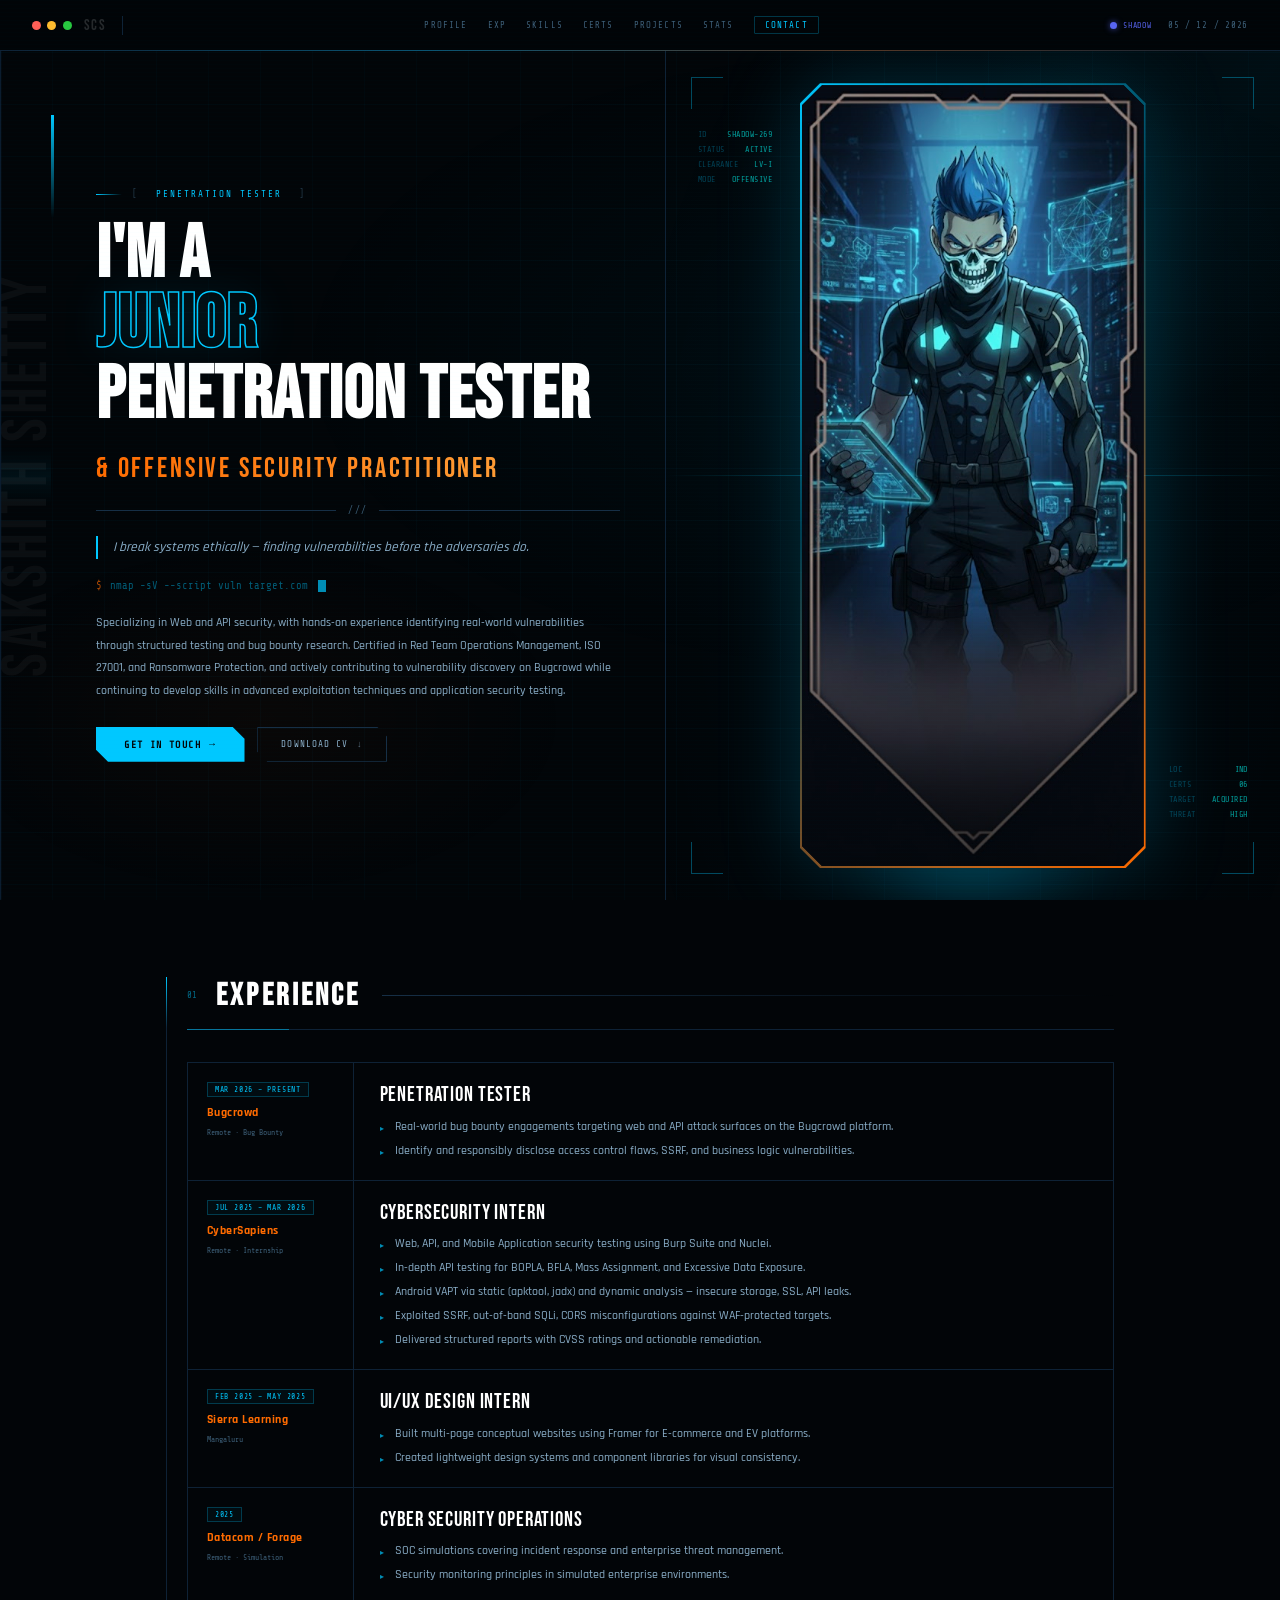
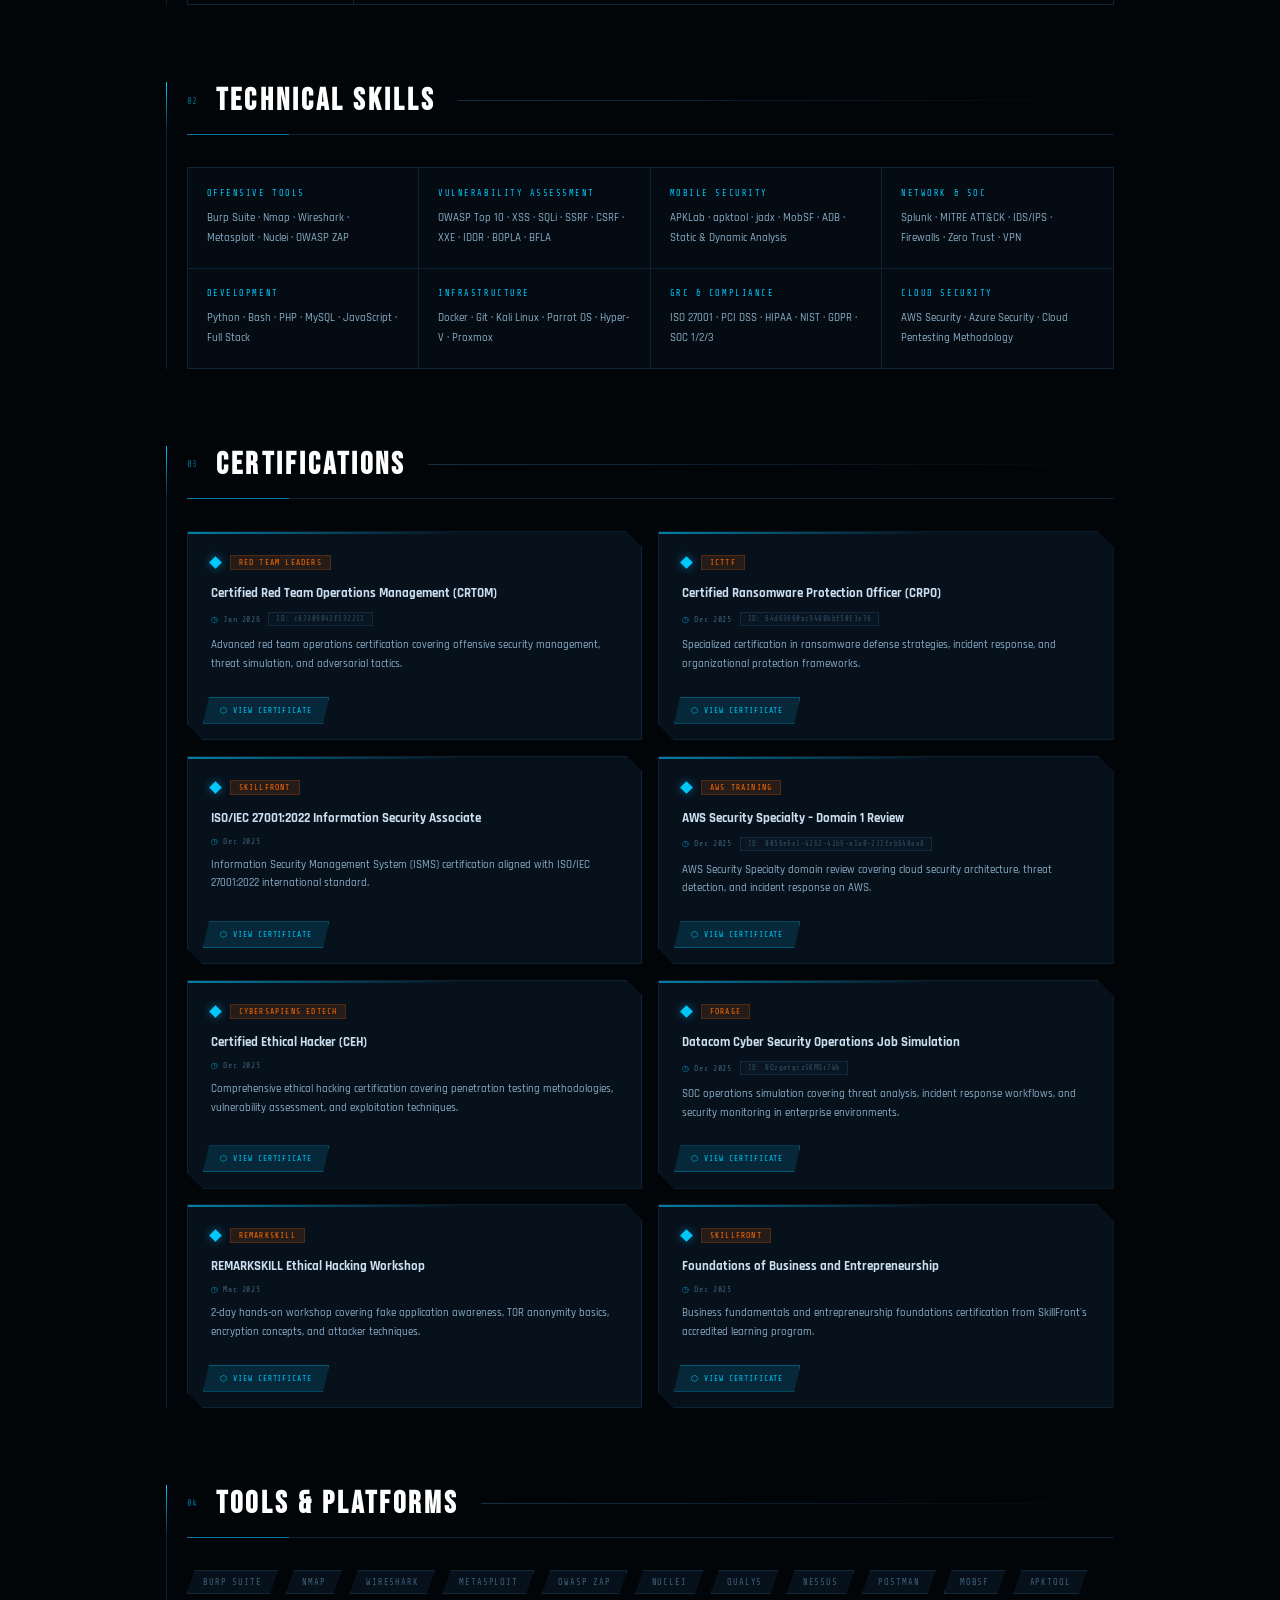
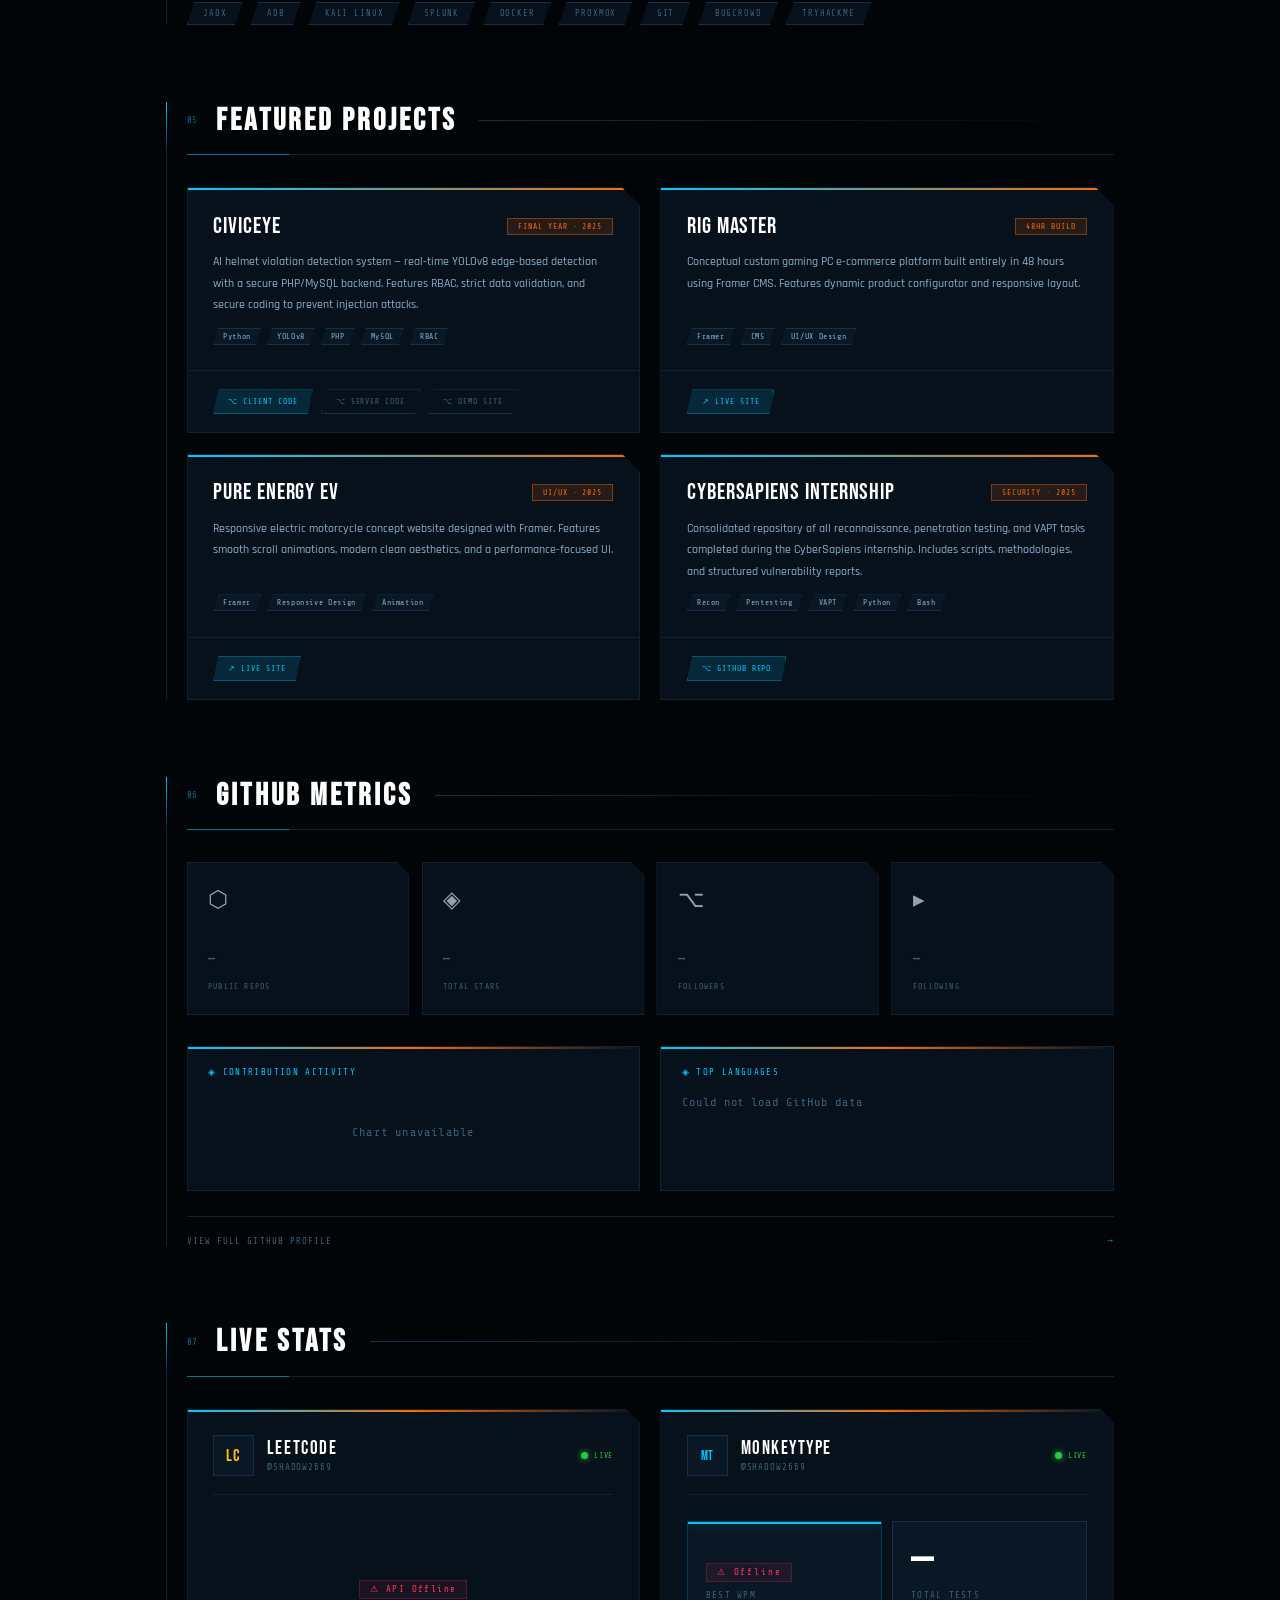
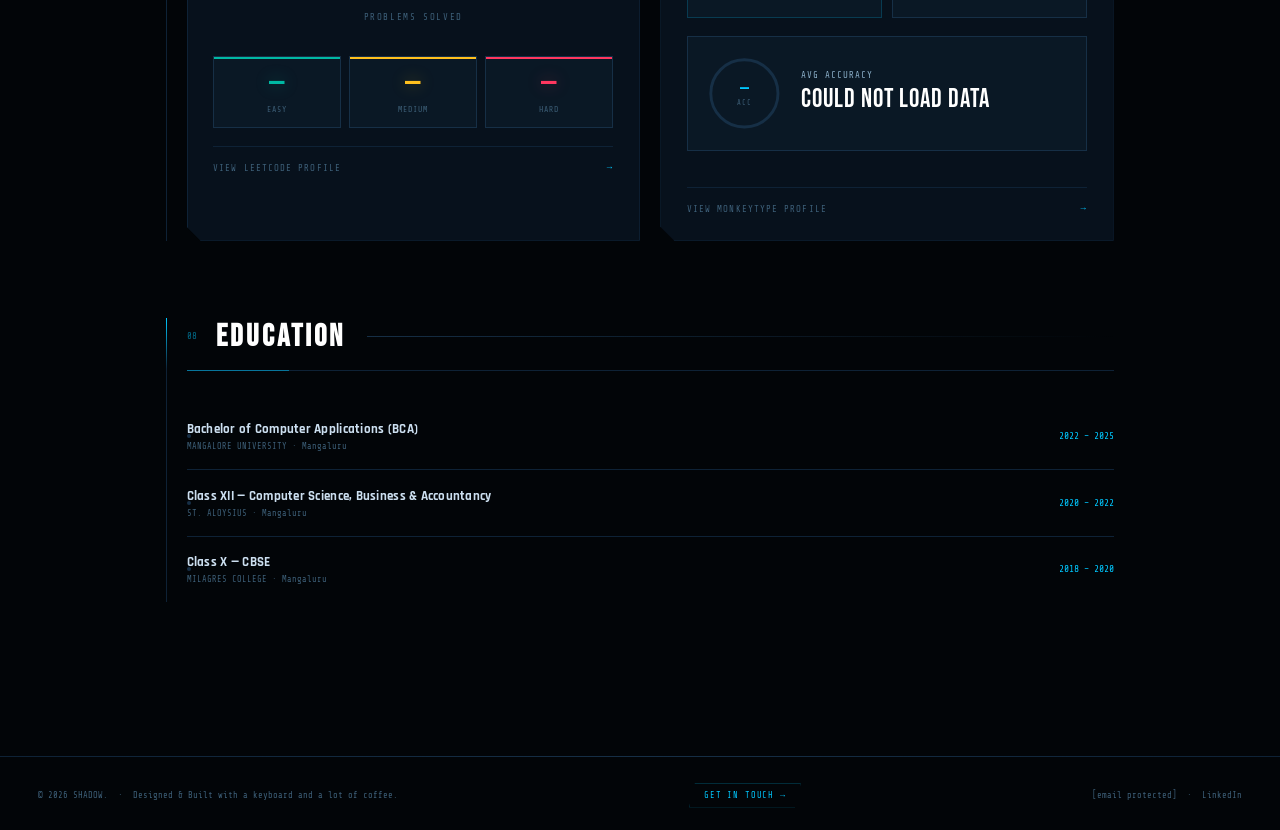
<file: OLD-VERSIONS/VERSION-2/index.html>
<!DOCTYPE html>
<html lang="en">
<head>
<meta charset="UTF-8">
<meta name="viewport" content="width=device-width, initial-scale=1.0">
<title>SHADOW — Sakshith C Shetty</title>
<link href="https://fonts.googleapis.com/css2?family=Rajdhani:wght@400;500;600;700&family=Share+Tech+Mono&family=Bebas+Neue&display=swap" rel="stylesheet">
<link rel="shortcut icon" href="https://avatars.githubusercontent.com/u/197274423?v=4" type="image/x-icon">
<style>
    :root {
    --bg:        #020508;
    --bg2:       #050b12;
    --surface:   #07111c;
    --surface2:  #0a1825;
    --border:    #0e2236;
    --border2:   #162f46;
    --cyan:      #00c8ff;
    --cyan-dim:  rgba(0,200,255,0.12);
    --cyan-glow: rgba(0,200,255,0.35);
    --cyan2:     #00fff7;
    --orange:    #ff6b00;
    --orange-dim:rgba(255,107,0,0.12);
    --text:      #ccdff0;
    --text2:     #8aaec8;
    --muted:     #3d5f78;
    --green:     #28c840;
    --lc-easy:   #00b8a3;
    --lc-med:    #ffc01e;
    --lc-hard:   #ff375f;
    --mono: 'Share Tech Mono', monospace;
    --display: 'Bebas Neue', sans-serif;
    --body: 'Rajdhani', sans-serif;
    --ease: cubic-bezier(0.23, 1, 0.32, 1);
  }
  /* ═══ NAV DISCORD HOVER STATUS ═══ */
.nav-ds-wrap {
  position: relative;
  display: flex; align-items: center; gap: 6px;
  font-family: var(--mono); font-size: clamp(8px,.6vw,11px);
  letter-spacing: .1em; cursor: default;
  padding: 4px 0;
  user-select: none;
  /* Extend hover area downward to bridge the gap to the tooltip */
  padding-bottom: 12px;
  margin-bottom: -8px;
}
.nav-ds-dot {
  width: 7px; height: 7px; border-radius: 50%;
  background: #80848e; box-shadow: none; flex-shrink: 0;
  transition: background .4s, box-shadow .4s;
}
.nav-ds-label {
  color: #80848e;
  transition: color .3s;
}

/* Tooltip */
.nav-ds-tooltip {
  position: absolute; top: 100%; right: 0;
  width: clamp(260px, 24vw, 320px);
  background: var(--surface);
  border: 1px solid var(--border2);
  border-radius: 2px;
  opacity: 0; pointer-events: none;
  transform: translateY(-6px);
  transition: opacity .15s ease, transform .15s ease;
  z-index: 500;
  overflow: hidden;
}
.nav-ds-tooltip::before {
  content: ''; position: absolute; top: 0; left: 0; right: 0; height: 2px;
  background: linear-gradient(90deg, #5865F2, #EB459E, #FEE75C);
  z-index: 1;
}
/* Show on hover of wrapper — padding-bottom bridges the gap */
.nav-ds-wrap:hover .nav-ds-tooltip {
  opacity: 1; pointer-events: all; transform: translateY(0);
}

/* Tooltip header: avatar banner area */
.ndt-header {
  position: relative;
  background: linear-gradient(135deg, #23272a 0%, #5865F230 100%);
  padding: 20px 16px 14px;
  border-bottom: 1px solid var(--border);
  display: flex; align-items: flex-end; gap: 12px;
}
/* Clickable avatar */
.ndt-avatar-link {
  flex-shrink: 0; display: block; border-radius: 50%;
  text-decoration: none; position: relative;
  transition: transform .2s, box-shadow .2s;
}
.ndt-avatar-link:hover { transform: scale(1.06); box-shadow: 0 0 14px rgba(88,101,242,.55); }
.ndt-avatar {
  width: 52px; height: 52px; border-radius: 50%;
  background: var(--surface2); border: 3px solid var(--surface);
  display: flex; align-items: center; justify-content: center;
  font-family: var(--display); font-size: 22px; color: #5865F2;
  overflow: hidden; transition: border-color .25s;
}
.ndt-avatar-link:hover .ndt-avatar { border-color: #5865F2; }
.ndt-avatar img { width: 100%; height: 100%; object-fit: cover; border-radius: 50%; }

.ndt-info { flex: 1; min-width: 0; }
/* Clickable name */
.ndt-name-link { text-decoration: none; display: block; }
.ndt-name {
  font-family: var(--display); font-size: clamp(15px,1.5vw,20px);
  color: #fff; letter-spacing: .04em; line-height: 1;
  white-space: nowrap; overflow: hidden; text-overflow: ellipsis;
  transition: color .2s;
}
.ndt-name-link:hover .ndt-name { color: #5865F2; }
.ndt-username {
  font-family: var(--mono); font-size: 10px;
  color: var(--muted); letter-spacing: .08em; margin-top: 3px;
  white-space: nowrap; overflow: hidden; text-overflow: ellipsis;
}
.ndt-badge {
  display: inline-flex; align-items: center; gap: 5px;
  margin-top: 7px; padding: 3px 8px;
  border: 1px solid var(--border2); border-radius: 2px;
  font-family: var(--mono); font-size: 9px; letter-spacing: .1em;
  color: var(--muted); transition: all .4s;
}
.ndt-badge.b-online  { color: #23a55a; border-color: rgba(35,165,90,.35);  background: rgba(35,165,90,.07);  }
.ndt-badge.b-idle    { color: #f0b232; border-color: rgba(240,178,50,.35); background: rgba(240,178,50,.07); }
.ndt-badge.b-dnd     { color: #f23f43; border-color: rgba(242,63,67,.35);  background: rgba(242,63,67,.07);  }
.ndt-badge.b-offline { color: var(--muted); border-color: var(--border2); }

/* Custom status message */
.ndt-custom-status {
  padding: 8px 16px;
  border-bottom: 1px solid var(--border);
  display: none;
}
.ndt-custom-status.has-content { display: block; }
.ndt-custom-text {
  font-family: var(--mono); font-size: 11px; color: var(--text2);
  letter-spacing: .04em; line-height: 1.5;
  white-space: nowrap; overflow: hidden; text-overflow: ellipsis;
}

/* Activities list */
.ndt-activities { padding: 10px 16px 14px; }
.ndt-sec-label {
  font-family: var(--mono); font-size: 9px; color: var(--muted);
  letter-spacing: .18em; text-transform: uppercase;
  display: block; margin-bottom: 8px;
}
.ndt-act-item {
  display: flex; align-items: flex-start; gap: 8px;
  margin-bottom: 8px;
}
.ndt-act-item:last-child { margin-bottom: 0; }
.ndt-act-icon { font-size: 16px; flex-shrink: 0; margin-top: 1px; }
.ndt-act-body { flex: 1; min-width: 0; }
.ndt-act-name {
  font-family: var(--mono); font-size: 11px; color: var(--text);
  letter-spacing: .04em; white-space: nowrap; overflow: hidden; text-overflow: ellipsis;
}
.ndt-act-detail {
  font-family: var(--mono); font-size: 10px; color: var(--muted);
  letter-spacing: .03em; margin-top: 2px;
  white-space: nowrap; overflow: hidden; text-overflow: ellipsis;
}
.ndt-no-activity {
  font-family: var(--mono); font-size: 11px; color: var(--muted);
  letter-spacing: .05em; font-style: italic;
}

/* ═══ DISCORD STATUS CARD ═══ */
.discord-card {
  background: var(--surface);
  border: 1px solid var(--border);
  position: relative; overflow: hidden;
  clip-path: polygon(0 0, calc(100% - 16px) 0, 100% 16px, 100% 100%, 16px 100%, 0 calc(100% - 16px));
  transition: border-color .3s, background .3s;
}
.discord-card::before {
  content: ''; position: absolute; top: 0; left: 0; right: 0; height: 2px;
  background: linear-gradient(90deg, #5865F2, #EB459E, #FEE75C, var(--cyan));
  z-index: 2;
}
.discord-card:hover { background: var(--surface2); border-color: var(--border2); }
.discord-card-inner { padding: clamp(20px,2vw,32px); }

.discord-header {
  display: flex; align-items: center; gap: 10px;
  margin-bottom: clamp(18px,1.8vw,28px);
  padding-bottom: clamp(12px,1.2vw,18px);
  border-bottom: 1px solid var(--border);
}
.discord-header svg { width: 18px; height: 18px; flex-shrink: 0; }
.discord-header-label {
  font-family: var(--mono); font-size: clamp(9px,.65vw,12px);
  color: var(--muted); letter-spacing: .18em; text-transform: uppercase;
  flex: 1;
}
.discord-live-badge {
  display: flex; align-items: center; gap: 6px;
  font-family: var(--mono); font-size: clamp(8px,.6vw,11px);
  color: var(--green); letter-spacing: .1em;
}
.discord-live-dot {
  width: 6px; height: 6px; border-radius: 50%;
  background: var(--green); box-shadow: 0 0 6px var(--green);
  animation: blip 2s ease infinite;
}

.discord-profile-row {
  display: flex; align-items: center;
  gap: clamp(12px,1.2vw,20px);
  margin-bottom: clamp(16px,1.6vw,24px);
}

.discord-avatar-wrap { position: relative; flex-shrink: 0; }

.discord-avatar {
  width: clamp(52px,5vw,72px); height: clamp(52px,5vw,72px);
  border-radius: 50%; overflow: hidden;
  background: var(--surface2);
  border: 2px solid var(--border2);
  display: flex; align-items: center; justify-content: center;
  font-family: var(--display); font-size: clamp(18px,2vw,28px);
  color: #5865F2; position: relative;
  transition: border-color .3s;
}
.discord-avatar img { width: 100%; height: 100%; object-fit: cover; }
.discord-card:hover .discord-avatar { border-color: rgba(88,101,242,.5); }

.discord-status-dot {
  width: clamp(12px,1.2vw,16px); height: clamp(12px,1.2vw,16px);
  border-radius: 50%; position: absolute; bottom: 1px; right: 1px;
  border: 2px solid var(--surface); transition: background .4s;
}
.ds-online { background: #23a55a; box-shadow: 0 0 6px rgba(35,165,90,.5); }
.ds-idle    { background: #f0b232; box-shadow: 0 0 6px rgba(240,178,50,.5); }
.ds-dnd     { background: #f23f43; box-shadow: 0 0 6px rgba(242,63,67,.5); }
.ds-offline { background: #80848e; }
.ds-loading { background: var(--border2); animation: blip 1s infinite; }

.discord-user-info { flex: 1; min-width: 0; }
.discord-username {
  font-family: var(--display); font-size: clamp(18px,1.8vw,28px);
  color: #fff; letter-spacing: .04em; line-height: 1;
  white-space: nowrap; overflow: hidden; text-overflow: ellipsis;
}
.discord-handle {
  font-family: var(--mono); font-size: clamp(9px,.68vw,12px);
  color: var(--muted); letter-spacing: .1em; margin-top: 4px;
}

.discord-status-badge {
  display: inline-flex; align-items: center; gap: 6px;
  margin-top: clamp(6px,.6vw,10px);
  padding: 4px 10px;
  border: 1px solid; border-radius: 2px;
  font-family: var(--mono); font-size: clamp(8px,.6vw,11px);
  letter-spacing: .1em; text-transform: uppercase;
  transition: all .4s;
}
.dsb-online  { color: #23a55a; border-color: rgba(35,165,90,.3);  background: rgba(35,165,90,.06);  }
.dsb-idle    { color: #f0b232; border-color: rgba(240,178,50,.3); background: rgba(240,178,50,.06); }
.dsb-dnd     { color: #f23f43; border-color: rgba(242,63,67,.3);  background: rgba(242,63,67,.06);  }
.dsb-offline { color: var(--muted); border-color: var(--border2); background: transparent; }
.dsb-loading { color: var(--muted); border-color: var(--border2); background: transparent; }

.discord-section-label {
  font-family: var(--mono); font-size: clamp(8px,.62vw,11px);
  color: var(--muted); letter-spacing: .18em; text-transform: uppercase;
  margin-bottom: clamp(8px,.8vw,12px);
}

.discord-activity {
  background: var(--surface2); border: 1px solid var(--border2);
  padding: clamp(10px,1vw,16px) clamp(12px,1.2vw,18px);
  display: flex; align-items: center; gap: 10px;
  min-height: 48px; position: relative; overflow: hidden;
  margin-bottom: clamp(16px,1.6vw,24px);
  clip-path: polygon(5px 0%, 100% 0%, calc(100% - 5px) 100%, 0% 100%);
  transition: border-color .3s;
}
.discord-activity::before {
  content: ''; position: absolute; top: 0; left: 0; width: 2px; height: 100%;
  background: #5865F2; opacity: .6;
}
.da-icon { font-size: clamp(16px,1.6vw,22px); flex-shrink: 0; }
.da-text { flex: 1; min-width: 0; }
.da-name {
  font-family: var(--display); font-size: clamp(14px,1.3vw,20px);
  color: #fff; letter-spacing: .04em; line-height: 1.1;
  white-space: nowrap; overflow: hidden; text-overflow: ellipsis;
}
.da-detail {
  font-family: var(--mono); font-size: clamp(9px,.68vw,12px);
  color: var(--muted); margin-top: 3px; letter-spacing: .04em;
  white-space: nowrap; overflow: hidden; text-overflow: ellipsis;
}

.discord-footer {
  display: flex; align-items: center; gap: 10px;
  padding-top: clamp(12px,1.2vw,18px);
  border-top: 1px solid var(--border);
}
.discord-refresh {
  flex: 1; padding: 8px 14px;
  border: 1px solid var(--border2);
  background: transparent; color: var(--muted);
  font-family: var(--mono); font-size: clamp(9px,.68vw,12px);
  letter-spacing: .1em; text-transform: uppercase;
  cursor: pointer; transition: all .25s;
  clip-path: polygon(5px 0%, 100% 0%, calc(100% - 5px) 100%, 0% 100%);
}
.discord-refresh:hover { color: var(--cyan); border-color: var(--cyan); background: var(--cyan-dim); }
.discord-refresh:active { transform: scale(0.98); }
.discord-auto-timer {
  font-family: var(--mono); font-size: clamp(8px,.6vw,11px);
  color: var(--muted); letter-spacing: .08em; white-space: nowrap;
}
.discord-error {
  font-family: var(--mono); font-size: clamp(9px,.68vw,12px);
  color: var(--lc-hard); margin-top: 10px; display: none; letter-spacing: .05em;
  padding: 8px 12px; border: 1px solid rgba(255,55,95,.2);
  background: rgba(255,55,95,.05);
}
.discord-loading-pulse {
  display: inline-block; font-family: var(--mono);
  color: var(--muted); font-size: clamp(12px,1vw,14px);
  animation: pulse 1.5s ease infinite;
}

  *, *::before, *::after { box-sizing: border-box; margin: 0; padding: 0; }
  html { scroll-behavior: smooth; font-size: clamp(14px, 1vw, 20px); }

  body {
    background: var(--bg);
    color: var(--text);
    font-family: var(--body);
    min-height: 100vh;
    overflow-x: hidden;
    cursor: crosshair;
  }

  body::before {
    content: '';
    position: fixed; inset: 0;
    background-image:
      radial-gradient(ellipse 80% 60% at 70% 40%, rgba(0,200,255,0.04) 0%, transparent 60%),
      radial-gradient(ellipse 50% 40% at 20% 80%, rgba(255,107,0,0.03) 0%, transparent 50%),
      linear-gradient(rgba(0,200,255,0.025) 1px, transparent 1px),
      linear-gradient(90deg, rgba(0,200,255,0.025) 1px, transparent 1px);
    background-size: 100% 100%, 100% 100%, 52px 52px, 52px 52px;
    pointer-events: none; z-index: 0;
  }

  body::after {
    content: ''; position: fixed; inset: 0;
    background: repeating-linear-gradient(0deg, transparent, transparent 3px, rgba(0,200,255,0.012) 3px, rgba(0,200,255,0.012) 4px);
    pointer-events: none; z-index: 9999;
  }

  ::-webkit-scrollbar { width: 4px; }
  ::-webkit-scrollbar-track { background: var(--bg); }
  ::-webkit-scrollbar-thumb { background: var(--border2); border-radius: 2px; }
  ::-webkit-scrollbar-thumb:hover { background: var(--cyan); }

  /* ═══ NAV ═══ */
  nav {
    position: fixed; top: 0; left: 0; right: 0;
    height: clamp(48px, 4vw, 70px);
    display: flex; align-items: center; justify-content: space-between;
    padding: 0 clamp(20px, 2.5vw, 52px);
    background: rgba(2,5,8,0.92);
    border-bottom: 1px solid var(--border);
    backdrop-filter: blur(16px) saturate(1.5);
    z-index: 100; font-family: var(--mono);
  }
  nav::after {
    content: ''; position: absolute; bottom: -1px; left: 0; right: 0; height: 1px;
    background: linear-gradient(90deg, transparent, var(--cyan), var(--orange), transparent);
    opacity: 0.3;
  }
  .nav-dots { display: flex; gap: clamp(5px, 0.5vw, 8px); align-items: center; }
  .dot { width: clamp(9px,.7vw,13px); height: clamp(9px,.7vw,13px); border-radius: 50%; cursor: pointer; transition: transform .2s var(--ease), box-shadow .2s; }
  .dot:hover { transform: scale(1.3); }
  .dot-r { background: #ff5f57; } .dot-r:hover { box-shadow: 0 0 8px #ff5f57; }
  .dot-y { background: #febc2e; } .dot-y:hover { box-shadow: 0 0 8px #febc2e; }
  .dot-g { background: #28c840; } .dot-g:hover { box-shadow: 0 0 8px #28c840; }
  .nav-center { display: flex; align-items: center; gap: clamp(6px,1.5vw,28px); }
  .nav-logo { font-family: var(--display); font-size: clamp(14px,1.2vw,22px); letter-spacing: .1em; color: rgba(255,255,255,0.15); user-select: none; padding-right: clamp(8px,1.2vw,20px); border-right: 1px solid var(--border); margin-right: clamp(4px,.8vw,14px); }
  .nav-links { display: flex; gap: clamp(14px,1.6vw,32px); }
  .nav-links a { color: var(--muted); text-decoration: none; letter-spacing: .12em; text-transform: uppercase; font-size: clamp(9px,.65vw,13px); transition: color .25s; padding: 4px 0; position: relative; }
  .nav-links a::after { content: ''; position: absolute; bottom: 0; left: 0; width: 0; height: 1px; background: var(--cyan); transition: width .3s var(--ease); }
  .nav-links a:hover, .nav-links a.active { color: var(--text); }
  .nav-links a:hover::after, .nav-links a.active::after { width: 100%; }
  .nav-links a.nav-contact { color: var(--cyan); border: 1px solid rgba(0,200,255,0.25); padding: 3px 10px; border-radius: 1px; transition: all .25s; }
  .nav-links a.nav-contact::after { display: none; }
  .nav-links a.nav-contact:hover { background: var(--cyan-dim); border-color: var(--cyan); box-shadow: 0 0 12px var(--cyan-glow); }
  .nav-right { display: flex; align-items: center; gap: 16px; }
  .nav-date { color: var(--muted); letter-spacing: .08em; font-size: clamp(9px,.65vw,12px); }
  .nav-status { display: flex; align-items: center; gap: 6px; font-size: clamp(8px,.6vw,11px); color: #28c840; letter-spacing: .1em; }
  .nav-status::before { content: ''; width: 6px; height: 6px; border-radius: 50%; background: #28c840; box-shadow: 0 0 6px #28c840; animation: blip 2s ease infinite; }
  @keyframes blip { 0%,100%{opacity:1} 50%{opacity:.3} }

  .nav-hamburger { display: none; flex-direction: column; gap: 5px; cursor: pointer; padding: 6px; background: none; border: none; z-index: 201; }
  .nav-hamburger span { display: block; width: 22px; height: 1.5px; background: var(--muted); transition: all .3s var(--ease); }
  .nav-hamburger.open span:nth-child(1) { transform: rotate(45deg) translate(5px,5px); }
  .nav-hamburger.open span:nth-child(2) { opacity: 0; transform: scaleX(0); }
  .nav-hamburger.open span:nth-child(3) { transform: rotate(-45deg) translate(5px,-5px); }
  .nav-drawer { display: none; position: fixed; top: clamp(48px,4vw,70px); left: 0; right: 0; background: rgba(2,5,8,0.98); border-bottom: 1px solid var(--border); backdrop-filter: blur(20px); flex-direction: column; padding: 16px 20px 24px; gap: 4px; z-index: 199; transform: translateY(-10px); opacity: 0; transition: transform .3s var(--ease), opacity .3s; }
  .nav-drawer.open { transform: translateY(0); opacity: 1; }
  .nav-drawer a { color: var(--muted); text-decoration: none; letter-spacing: .12em; text-transform: uppercase; font-family: var(--mono); font-size: 12px; padding: 12px 0; border-bottom: 1px solid var(--border); display: flex; align-items: center; justify-content: space-between; transition: color .2s; }
  .nav-drawer a:last-child { border-bottom: none; }
  .nav-drawer a:hover, .nav-drawer a.active { color: var(--cyan); }
  .nav-drawer a.nav-contact { color: var(--cyan); }

  /* ═══ HERO ═══ */
  .hero {
    min-height: 100vh; display: grid;
    grid-template-columns: clamp(44px,4vw,80px) 1fr 1fr;
    position: relative; z-index: 1;
    padding-top: clamp(48px,4vw,70px);
  }
  .side-name { writing-mode: vertical-rl; text-orientation: mixed; transform: rotate(180deg); font-family: var(--display); font-size: clamp(36px,5vw,82px); letter-spacing: .06em; color: rgba(255,255,255,0.04); display: flex; align-items: center; justify-content: center; border-right: 1px solid var(--border); user-select: none; position: relative; overflow: hidden; }
  .side-name::after { content: ''; position: absolute; left: 0; right: 0; height: 60px; background: linear-gradient(180deg, transparent, rgba(0,200,255,0.06), transparent); animation: sideScan 6s ease-in-out infinite; }
  @keyframes sideScan { 0% { top: -60px; } 100% { top: 100%; } }
  .hero-left { padding: clamp(36px,5vw,80px) clamp(24px,3.5vw,60px); display: flex; flex-direction: column; justify-content: center; gap: clamp(14px,1.6vw,28px); border-right: 1px solid var(--border); position: relative; }
  .hero-left::before { content: ''; position: absolute; top: clamp(36px,5vw,80px); left: 0; width: 3px; height: clamp(60px,8vw,120px); background: linear-gradient(180deg, var(--cyan), transparent); }
  .hero-tag { font-family: var(--mono); font-size: clamp(9px,.72vw,14px); color: var(--cyan); letter-spacing: .22em; text-transform: uppercase; display: flex; align-items: center; gap: 10px; opacity: .9; }
  .hero-tag::before { content: ''; width: clamp(16px,2vw,30px); height: 1px; background: linear-gradient(90deg, var(--cyan), transparent); }
  .hero-tag .tag-bracket { color: var(--muted); opacity: .6; }
  .hero-h1 { font-family: var(--display); font-size: clamp(44px,5.8vw,100px); line-height: .95; letter-spacing: .01em; color: #fff; }
  .hero-h1 .accent { color: transparent; -webkit-text-stroke: 1.5px var(--cyan); display: block; filter: drop-shadow(0 0 20px var(--cyan-glow)); }
  .hero-sub { font-family: var(--display); font-size: clamp(16px,2.2vw,38px); letter-spacing: .1em; background: linear-gradient(90deg, var(--orange), #ffaa44); -webkit-background-clip: text; -webkit-text-fill-color: transparent; background-clip: text; }
  .hero-divider { display: flex; align-items: center; gap: 12px; opacity: .4; }
  .hero-divider span { font-family: var(--mono); font-size: 9px; color: var(--muted); letter-spacing: .15em; }
  .hero-divider::before, .hero-divider::after { content: ''; flex: 1; height: 1px; background: var(--border2); }
  .hero-quote { font-size: clamp(13px,1.05vw,18px); color: var(--text2); padding-left: clamp(12px,1.2vw,20px); border-left: 2px solid var(--cyan); line-height: 1.75; font-weight: 500; font-style: italic; }
  .hero-code { font-family: var(--mono); font-size: clamp(10px,.82vw,15px); color: rgba(0,200,255,.45); display: flex; align-items: center; gap: 8px; }
  .hero-code::before { content: '$'; color: var(--orange); opacity: .7; }
  .cursor-blink { display: inline-block; width: 8px; height: 1.1em; background: var(--cyan); opacity: .7; animation: cursorBlink 1.1s step-end infinite; vertical-align: middle; margin-left: 2px; }
  @keyframes cursorBlink { 0%,100%{opacity:.7} 50%{opacity:0} }
  .hero-bio { font-size: clamp(12px,.95vw,17px); color: var(--text2); line-height: 1.85; font-weight: 500; }
  .btn-group { display: flex; gap: clamp(10px,1vw,18px); flex-wrap: wrap; margin-top: 4px; }
  .btn-primary { font-family: var(--mono); font-size: clamp(10px,.75vw,14px); letter-spacing: .14em; text-transform: uppercase; padding: clamp(10px,.9vw,16px) clamp(22px,2.2vw,40px); background: var(--cyan); color: #020508; font-weight: 700; cursor: pointer; text-decoration: none; display: inline-flex; align-items: center; gap: 8px; position: relative; overflow: hidden; clip-path: polygon(0 0, calc(100% - 12px) 0, 100% 12px, 100% 100%, 12px 100%, 0 calc(100% - 12px)); transition: all .25s var(--ease); }
  .btn-primary::before { content: ''; position: absolute; inset: 0; background: linear-gradient(90deg, transparent 0%, rgba(255,255,255,.2) 50%, transparent 100%); transform: translateX(-100%); transition: transform .5s var(--ease); }
  .btn-primary:hover { background: var(--cyan2); box-shadow: 0 0 30px var(--cyan-glow), 0 0 60px rgba(0,200,255,.15); transform: translateY(-2px); }
  .btn-primary:hover::before { transform: translateX(100%); }
  .btn-secondary { font-family: var(--mono); font-size: clamp(9px,.72vw,13px); letter-spacing: .12em; text-transform: uppercase; padding: clamp(10px,.9vw,16px) clamp(18px,1.8vw,32px); color: var(--text2); background: transparent; border: 1px solid var(--border2); cursor: pointer; text-decoration: none; display: inline-flex; align-items: center; gap: 8px; position: relative; overflow: hidden; clip-path: polygon(0 0, calc(100% - 10px) 0, 100% 10px, 100% 100%, 10px 100%, 0 calc(100% - 10px)); transition: all .25s var(--ease); }
  .btn-secondary::before { content: ''; position: absolute; inset: 0; background: var(--cyan-dim); transform: scaleX(0); transform-origin: left; transition: transform .3s var(--ease); }
  .btn-secondary:hover { color: var(--cyan); border-color: var(--cyan); box-shadow: 0 0 16px rgba(0,200,255,.1); }
  .btn-secondary:hover::before { transform: scaleX(1); }
  .btn-secondary span { position: relative; z-index: 1; }
  .btn-icon-dl { display: inline-flex; flex-direction: column; gap: 1px; opacity: .6; transition: transform .3s var(--ease); }
  .btn-secondary:hover .btn-icon-dl { transform: translateY(2px); }
  .btn-icon-dl::before { content: '↓'; font-size: 1em; line-height: 1; }

  .hero-right { position: relative; display: flex; align-items: center; justify-content: center; overflow: hidden; background: radial-gradient(ellipse 60% 80% at 50% 60%, rgba(0,200,255,.04), transparent); }
  .hero-right::before { content: ''; position: absolute; inset: 0; background: conic-gradient(from 0deg, transparent 0%, var(--cyan) 10%, transparent 20%, transparent 100%); animation: ringRotate 8s linear infinite; opacity: .05; }
  @keyframes ringRotate { to { transform: rotate(360deg); } }
  .hud-corner { position: absolute; width: clamp(24px,2.5vw,44px); height: clamp(24px,2.5vw,44px); border-color: var(--cyan); border-style: solid; opacity: .35; transition: opacity .3s; }
  .hero-right:hover .hud-corner { opacity: .6; }
  .hud-tl { top: clamp(16px,2vw,32px); left: clamp(16px,2vw,32px); border-width: 1.5px 0 0 1.5px; }
  .hud-tr { top: clamp(16px,2vw,32px); right: clamp(16px,2vw,32px); border-width: 1.5px 1.5px 0 0; }
  .hud-bl { bottom: clamp(16px,2vw,32px); left: clamp(16px,2vw,32px); border-width: 0 0 1.5px 1.5px; }
  .hud-br { bottom: clamp(16px,2vw,32px); right: clamp(16px,2vw,32px); border-width: 0 1.5px 1.5px 0; }
  .scan-line { position: absolute; left: 0; right: 0; height: 1px; background: linear-gradient(90deg, transparent 0%, var(--cyan) 30%, var(--cyan2) 50%, var(--cyan) 70%, transparent 100%); opacity: .3; animation: scanY 5s linear infinite; z-index: 2; }
  @keyframes scanY { 0% { top: 10%; opacity: 0; } 10% { opacity: .3; } 90% { opacity: .3; } 100% { top: 90%; opacity: 0; } }
  .avatar-frame { position: relative; width: clamp(260px,27vw,460px); max-width: 88%; z-index: 3; filter: drop-shadow(0 0 40px rgba(0,200,255,.2)); transition: filter .4s var(--ease); }
  .avatar-frame:hover { filter: drop-shadow(0 0 60px rgba(0,200,255,.35)); }
  .avatar-border { position: relative; padding: 2px; background: linear-gradient(135deg, var(--cyan) 0%, rgba(0,200,255,.2) 40%, var(--orange) 100%); clip-path: polygon(20px 0%, calc(100% - 20px) 0%, 100% 20px, 100% calc(100% - 20px), calc(100% - 20px) 100%, 20px 100%, 0% calc(100% - 20px), 0% 20px); }
  .avatar-inner { clip-path: polygon(20px 0%, calc(100% - 20px) 0%, 100% 20px, 100% calc(100% - 20px), calc(100% - 20px) 100%, 20px 100%, 0% calc(100% - 20px), 0% 20px); overflow: hidden; background: var(--bg); position: relative; }
  .avatar-inner::after { content: ''; position: absolute; inset: 0; background: linear-gradient(180deg, transparent 60%, rgba(2,5,8,.6) 100%); pointer-events: none; }
  .avatar-img { width: 100%; display: block; filter: saturate(1.05) brightness(1.0) contrast(1.02); transition: transform .5s var(--ease), filter .5s; }
  .avatar-frame:hover .avatar-img { transform: scale(1.04); filter: saturate(1.15) brightness(1.05); }
  .hud-data { position: absolute; font-family: var(--mono); font-size: clamp(8px,.65vw,12px); color: var(--cyan); opacity: .6; line-height: 1.8; letter-spacing: .06em; transition: opacity .3s; }
  .hero-right:hover .hud-data { opacity: .9; }
  .hud-tl-data { top: clamp(56px,6vw,90px); left: clamp(20px,2.5vw,40px); }
  .hud-br-data { bottom: clamp(56px,6vw,90px); right: clamp(20px,2.5vw,40px); text-align: right; }
  .hud-data .hud-row { display: flex; justify-content: space-between; gap: 16px; }
  .hud-data .hud-key { opacity: .5; }
  .hud-data .hud-val { color: var(--cyan2); }
  .avatar-glow { position: absolute; bottom: -20px; left: 50%; transform: translateX(-50%); width: clamp(160px,20vw,300px); height: clamp(60px,8vw,120px); background: radial-gradient(ellipse, rgba(0,200,255,.25) 0%, transparent 70%); filter: blur(24px); z-index: 1; animation: glowPulse 4s ease-in-out infinite; }
  @keyframes glowPulse { 0%,100%{opacity:.6;transform:translateX(-50%) scaleX(1)} 50%{opacity:1;transform:translateX(-50%) scaleX(1.15)} }

  /* ═══ MAIN ═══ */
  main { position: relative; z-index: 1; max-width: clamp(900px,80vw,1380px); margin: 0 auto; padding: clamp(56px,6vw,110px) clamp(20px,3vw,60px); }

  .section-wrap { margin-bottom: clamp(52px,6vw,100px); padding-left: clamp(12px,1.5vw,24px); border-left: 1px solid var(--border); position: relative; }
  .section-wrap::before { content: ''; position: absolute; top: 0; left: -1px; width: 1px; height: clamp(30px,4vw,60px); background: linear-gradient(180deg, var(--cyan), transparent); }
  .sec-head { display: flex; align-items: center; gap: clamp(12px,1.4vw,22px); margin-bottom: clamp(22px,2.5vw,44px); padding-bottom: clamp(10px,1.2vw,20px); border-bottom: 1px solid var(--border); position: relative; }
  .sec-head::after { content: ''; position: absolute; bottom: -1px; left: 0; height: 1px; width: clamp(40px,8vw,120px); background: var(--cyan); opacity: .5; }
  .sec-num { font-family: var(--mono); font-size: clamp(9px,.65vw,13px); color: var(--cyan); opacity: .5; letter-spacing: .1em; }
  .sec-title { font-family: var(--display); font-size: clamp(24px,2.4vw,46px); letter-spacing: .1em; color: #fff; }
  .sec-line { flex: 1; height: 1px; background: linear-gradient(90deg, var(--border2), transparent); margin-left: 4px; }

  /* ═══ EXPERIENCE ═══ */
  .exp-grid { display: flex; flex-direction: column; }
  .exp-card { display: grid; grid-template-columns: clamp(140px,13vw,220px) 1fr; border: 1px solid var(--border); border-bottom: none; transition: background .3s, border-color .3s; position: relative; overflow: hidden; }
  .exp-card:last-child { border-bottom: 1px solid var(--border); }
  .exp-card::before { content: ''; position: absolute; left: 0; top: 0; bottom: 0; width: 0; background: linear-gradient(90deg, var(--cyan-dim), transparent); transition: width .4s var(--ease); }
  .exp-card:hover { border-color: var(--border2); background: var(--surface); }
  .exp-card:hover::before { width: 100%; }
  .exp-left { padding: clamp(16px,1.5vw,26px); border-right: 1px solid var(--border); display: flex; flex-direction: column; gap: 6px; position: relative; z-index: 1; }
  .exp-date-tag { font-family: var(--mono); font-size: clamp(7.5px,.62vw,11.5px); color: var(--cyan); letter-spacing: .1em; padding: 2px 7px; border: 1px solid rgba(0,200,255,.25); display: inline-block; width: fit-content; background: rgba(0,200,255,.04); }
  .exp-co { font-size: clamp(11px,.95vw,17px); font-weight: 700; color: var(--orange); letter-spacing: .04em; margin-top: 2px; }
  .exp-place { font-family: var(--mono); font-size: clamp(7.5px,.62vw,11.5px); color: var(--muted); margin-top: 2px; }
  .exp-right { padding: clamp(16px,1.5vw,26px) clamp(20px,2vw,38px); position: relative; z-index: 1; }
  .exp-title { font-family: var(--display); font-size: clamp(17px,1.65vw,30px); color: #fff; letter-spacing: .04em; margin-bottom: clamp(8px,.8vw,14px); }
  .exp-list { list-style: none; display: flex; flex-direction: column; gap: 5px; }
  .exp-list li { font-size: clamp(11.5px,.88vw,15.5px); color: var(--text2); padding-left: clamp(12px,1.2vw,18px); position: relative; line-height: 1.65; font-weight: 500; }
  .exp-list li::before { content: '▸'; position: absolute; left: 0; color: var(--cyan); font-size: 8px; top: 5px; opacity: .7; }

  /* ═══ SKILLS ═══ */
  .skills-grid { display: grid; grid-template-columns: repeat(auto-fill, minmax(clamp(190px,17vw,300px), 1fr)); gap: 1px; background: var(--border); border: 1px solid var(--border); }
  .skill-box { background: var(--bg2); padding: clamp(16px,1.5vw,26px); position: relative; overflow: hidden; transition: background .3s; }
  .skill-box::before { content: ''; position: absolute; top: 0; left: 0; width: 3px; height: 0; background: linear-gradient(180deg, var(--cyan), var(--orange)); transition: height .4s var(--ease); }
  .skill-box::after { content: ''; position: absolute; inset: 0; background: radial-gradient(ellipse 80% 60% at 50% 50%, var(--cyan-dim), transparent); opacity: 0; transition: opacity .3s; }
  .skill-box:hover { background: var(--surface2); }
  .skill-box:hover::before { height: 100%; }
  .skill-box:hover::after { opacity: 1; }
  .skill-cat { font-family: var(--mono); font-size: clamp(8.5px,.63vw,12.5px); color: var(--cyan); letter-spacing: .18em; text-transform: uppercase; margin-bottom: clamp(8px,.8vw,14px); position: relative; z-index: 1; }
  .skill-items { font-size: clamp(11px,.85vw,15px); color: var(--text2); line-height: 1.85; font-weight: 500; position: relative; z-index: 1; }

  /* ═══ CERTIFICATIONS ═══ */
  .cert-grid-new {
    display: grid;
    grid-template-columns: repeat(auto-fill, minmax(clamp(280px,25vw,400px), 1fr));
    gap: clamp(12px,1.2vw,20px);
  }
  .cert-card-new {
    background: var(--surface);
    border: 1px solid var(--border);
    position: relative; overflow: hidden;
    clip-path: polygon(0 0, calc(100% - 16px) 0, 100% 16px, 100% 100%, 16px 100%, 0 calc(100% - 16px));
    transition: background .3s, border-color .3s, transform .3s var(--ease);
    display: flex; flex-direction: column;
  }
  .cert-card-new::before { content: ''; position: absolute; top: 0; left: 0; right: 0; height: 2px; background: linear-gradient(90deg, var(--cyan), transparent 60%); opacity: .6; transition: opacity .3s; }
  .cert-card-new:hover { background: var(--surface2); border-color: var(--border2); transform: translateY(-3px); }
  .cert-card-new:hover::before { opacity: 1; }
  .cert-card-inner { padding: clamp(18px,1.8vw,28px); flex: 1; display: flex; flex-direction: column; gap: 10px; }
  .cert-badge-row { display: flex; align-items: center; gap: 10px; margin-bottom: 4px; }
  .cert-diamond { width: clamp(8px,.7vw,12px); height: clamp(8px,.7vw,12px); background: var(--cyan); transform: rotate(45deg); flex-shrink: 0; box-shadow: 0 0 8px rgba(0,200,255,.5); }
  .cert-issuer-tag { font-family: var(--mono); font-size: clamp(8px,.6vw,11px); color: var(--orange); letter-spacing: .15em; text-transform: uppercase; background: var(--orange-dim); border: 1px solid rgba(255,107,0,.2); padding: 2px 8px; }
  .cert-name-new { font-size: clamp(13px,1vw,17px); font-weight: 700; color: var(--text); line-height: 1.4; }
  .cert-meta-row { display: flex; flex-wrap: wrap; gap: 8px; align-items: center; }
  .cert-date { font-family: var(--mono); font-size: clamp(8px,.6vw,11px); color: var(--muted); letter-spacing: .08em; display: flex; align-items: center; gap: 5px; }
  .cert-date::before { content: '◷'; color: var(--cyan); opacity: .7; }
  .cert-id { font-family: var(--mono); font-size: clamp(7px,.55vw,10px); color: var(--muted); letter-spacing: .06em; background: var(--surface2); border: 1px solid var(--border2); padding: 2px 7px; opacity: .8; }
  .cert-desc { font-size: clamp(11px,.82vw,14px); color: var(--text2); line-height: 1.7; font-weight: 500; flex: 1; }
  .cert-actions { padding: clamp(12px,1.2vw,18px); padding-top: 0; display: flex; gap: 8px; }
  .btn-cert {
    font-family: var(--mono); font-size: clamp(8px,.62vw,12px);
    letter-spacing: .12em; text-transform: uppercase;
    padding: 8px 16px; border: 1px solid var(--border2);
    color: var(--muted); background: transparent; cursor: pointer;
    transition: all .25s var(--ease); position: relative; overflow: hidden;
    clip-path: polygon(6px 0%, 100% 0%, calc(100% - 6px) 100%, 0% 100%);
    display: inline-flex; align-items: center; gap: 6px;
    text-decoration: none;
  }
  .btn-cert::before { content: ''; position: absolute; inset: 0; background: var(--cyan-dim); transform: scaleX(0); transform-origin: left; transition: transform .3s var(--ease); }
  .btn-cert:hover { color: var(--cyan); border-color: var(--cyan); }
  .btn-cert:hover::before { transform: scaleX(1); }
  .btn-cert span { position: relative; z-index: 1; }
  .btn-cert.primary-cert { border-color: rgba(0,200,255,.3); color: var(--cyan); background: var(--cyan-dim); }
  .btn-cert.primary-cert:hover { border-color: var(--cyan); box-shadow: 0 0 12px var(--cyan-glow); }

  /* ═══ CERT MODAL ═══ */
  .cert-modal-overlay {
    position: fixed; inset: 0; z-index: 1000;
    background: rgba(2,5,8,.92);
    backdrop-filter: blur(20px);
    display: flex; align-items: center; justify-content: center;
    padding: 20px;
    opacity: 0; pointer-events: none;
    transition: opacity .3s var(--ease);
  }
  .cert-modal-overlay.active { opacity: 1; pointer-events: all; }
  .cert-modal {
    background: var(--surface);
    border: 1px solid var(--border2);
    max-width: 960px; width: 100%; max-height: 92vh;
    display: flex; flex-direction: column;
    clip-path: polygon(0 0, calc(100% - 20px) 0, 100% 20px, 100% 100%, 20px 100%, 0 calc(100% - 20px));
    transform: translateY(20px) scale(.98);
    transition: transform .3s var(--ease);
    position: relative;
  }
  .cert-modal-overlay.active .cert-modal { transform: translateY(0) scale(1); }
  .cert-modal::before { content: ''; position: absolute; top: 0; left: 0; right: 0; height: 2px; background: linear-gradient(90deg, var(--cyan), var(--orange), transparent); }
  .cert-modal-header { padding: clamp(16px,1.6vw,24px) clamp(20px,2vw,32px); border-bottom: 1px solid var(--border); display: flex; align-items: center; justify-content: space-between; gap: 16px; }
  .cert-modal-title { font-family: var(--display); font-size: clamp(18px,1.6vw,28px); color: #fff; letter-spacing: .06em; line-height: 1.2; }
  .cert-modal-sub { font-family: var(--mono); font-size: clamp(9px,.68vw,12px); color: var(--muted); letter-spacing: .1em; margin-top: 4px; }
  .cert-modal-controls { display: flex; gap: 8px; flex-shrink: 0; }
  .modal-btn { font-family: var(--mono); font-size: clamp(9px,.68vw,12px); letter-spacing: .1em; text-transform: uppercase; padding: 8px 14px; border: 1px solid var(--border2); color: var(--text2); background: transparent; cursor: pointer; transition: all .25s; display: inline-flex; align-items: center; gap: 6px; text-decoration: none; }
  .modal-btn:hover { border-color: var(--cyan); color: var(--cyan); background: var(--cyan-dim); }
  .modal-btn.close-btn { border-color: rgba(255,55,95,.3); color: #ff375f; }
  .modal-btn.close-btn:hover { border-color: #ff375f; background: rgba(255,55,95,.1); color: #ff375f; }
  .cert-modal-body { flex: 1; overflow: auto; display: flex; flex-direction: column; }

  /* Certificate image display */
  .cert-img-container {
    flex: 1;
    display: flex;
    align-items: center;
    justify-content: center;
    background: var(--bg2);
    min-height: 300px;
    position: relative;
    overflow: hidden;
  }
  .cert-img-container::before {
    content: '';
    position: absolute; inset: 0;
    background: linear-gradient(rgba(0,200,255,0.02) 1px, transparent 1px),
                linear-gradient(90deg, rgba(0,200,255,0.02) 1px, transparent 1px);
    background-size: 40px 40px;
  }
  .cert-img-container img {
    max-width: 100%;
    max-height: 70vh;
    object-fit: contain;
    display: block;
    position: relative;
    z-index: 1;
    border: 1px solid var(--border);
    box-shadow: 0 0 40px rgba(0,200,255,0.08);
  }
  .cert-img-container .cert-img-loading {
    font-family: var(--mono);
    font-size: 13px;
    color: var(--muted);
    letter-spacing: .1em;
    display: flex;
    flex-direction: column;
    align-items: center;
    gap: 16px;
    padding: 60px 20px;
    position: relative;
    z-index: 1;
  }
  .cert-img-loading .cert-spinner {
    width: 40px; height: 40px;
    border: 2px solid var(--border2);
    border-top-color: var(--cyan);
    border-radius: 50%;
    animation: spin .8s linear infinite;
  }
  @keyframes spin { to { transform: rotate(360deg); } }
  .cert-no-preview {
    font-family: var(--mono);
    text-align: center;
    padding: 60px 30px;
    position: relative; z-index: 1;
    color: var(--muted);
    font-size: 12px;
    letter-spacing: .1em;
    line-height: 2;
  }
  .cert-no-preview .cert-icon { font-size: 2.5em; display: block; margin-bottom: 16px; opacity: .3; }

  .cert-modal-footer { padding: clamp(12px,1.2vw,20px) clamp(20px,2vw,32px); border-top: 1px solid var(--border); display: flex; align-items: center; justify-content: space-between; gap: 16px; flex-wrap: wrap; }
  .cert-modal-id { font-family: var(--mono); font-size: clamp(8px,.62vw,12px); color: var(--muted); letter-spacing: .1em; }
  .cert-modal-id strong { color: var(--cyan); }

  /* ═══ TOOLS ═══ */
  .tools-wrap { display: flex; flex-wrap: wrap; gap: clamp(6px,.6vw,11px); }
  .tool { font-family: var(--mono); font-size: clamp(8.5px,.68vw,13px); padding: clamp(5px,.45vw,9px) clamp(12px,1.2vw,22px); border: 1px solid var(--border2); color: var(--muted); letter-spacing: .1em; cursor: default; position: relative; overflow: hidden; transition: color .25s, border-color .25s, background .25s; clip-path: polygon(8px 0%, 100% 0%, calc(100% - 8px) 100%, 0% 100%); background: var(--surface); }
  .tool::before { content: ''; position: absolute; inset: 0; background: var(--cyan-dim); transform: scaleX(0); transform-origin: left; transition: transform .3s var(--ease); }
  .tool:hover { border-color: var(--cyan); color: var(--cyan); }
  .tool:hover::before { transform: scaleX(1); }

  /* ═══ PROJECTS ═══ */
  .projects-grid {
    display: grid;
    grid-template-columns: repeat(auto-fill, minmax(clamp(280px,28vw,420px), 1fr));
    gap: clamp(16px,1.6vw,28px);
  }
  .project-card-new {
    background: var(--surface);
    border: 1px solid var(--border);
    position: relative; overflow: hidden;
    clip-path: polygon(0 0, calc(100% - 18px) 0, 100% 18px, 100% 100%, 0 100%);
    transition: border-color .3s, background .3s, transform .3s var(--ease);
    display: flex; flex-direction: column;
  }
  .project-card-new::before { content: ''; position: absolute; top: 0; left: 0; right: 0; height: 2px; background: linear-gradient(90deg, var(--cyan), var(--orange), var(--cyan)); background-size: 200% 100%; animation: gradientShift 4s linear infinite; }
  @keyframes gradientShift { 0%{background-position:0% 50%} 100%{background-position:200% 50%} }
  .project-card-new::after { content: ''; position: absolute; inset: 0; background: radial-gradient(ellipse 60% 50% at 30% 50%, rgba(0,200,255,.04), transparent); opacity: 0; transition: opacity .4s; }
  .project-card-new:hover { border-color: var(--border2); background: var(--surface2); transform: translateY(-4px); }
  .project-card-new:hover::after { opacity: 1; }
  .proj-card-inner { padding: clamp(20px,2vw,32px); flex: 1; display: flex; flex-direction: column; gap: 12px; position: relative; z-index: 1; }
  .proj-card-header { display: flex; justify-content: space-between; align-items: flex-start; gap: 10px; }
  .proj-card-name { font-family: var(--display); font-size: clamp(18px,1.8vw,32px); color: #fff; letter-spacing: .04em; line-height: 1.1; }
  .proj-badge { font-family: var(--mono); font-size: clamp(7.5px,.62vw,11px); color: var(--orange); border: 1px solid rgba(255,107,0,.4); padding: 3px 10px; letter-spacing: .12em; background: var(--orange-dim); flex-shrink: 0; margin-top: 4px; white-space: nowrap; }
  .proj-card-desc { font-size: clamp(12px,.92vw,15px); color: var(--text2); line-height: 1.8; font-weight: 500; flex: 1; }
  .proj-tech-wrap { display: flex; flex-wrap: wrap; gap: 6px; }
  .proj-tech { font-family: var(--mono); font-size: clamp(8px,.6vw,11px); padding: 3px 9px; border: 1px solid var(--border2); color: var(--text2); letter-spacing: .08em; background: var(--surface2); clip-path: polygon(5px 0%, 100% 0%, calc(100% - 5px) 100%, 0% 100%); }
  .proj-card-footer { padding: clamp(14px,1.4vw,22px) clamp(20px,2vw,32px); border-top: 1px solid var(--border); display: flex; flex-wrap: wrap; gap: 8px; position: relative; z-index: 1; }
  .btn-proj { font-family: var(--mono); font-size: clamp(8px,.6vw,11px); letter-spacing: .12em; text-transform: uppercase; padding: 7px 14px; border: 1px solid var(--border2); color: var(--muted); background: transparent; cursor: pointer; transition: all .25s; text-decoration: none; display: inline-flex; align-items: center; gap: 5px; white-space: nowrap; clip-path: polygon(5px 0%, 100% 0%, calc(100% - 5px) 100%, 0% 100%); }
  .btn-proj:hover { color: var(--cyan); border-color: var(--cyan); background: var(--cyan-dim); }
  .btn-proj.btn-proj-primary { border-color: rgba(0,200,255,.3); color: var(--cyan); background: var(--cyan-dim); }
  .btn-proj.btn-proj-primary:hover { border-color: var(--cyan); box-shadow: 0 0 12px var(--cyan-glow); }

  /* ═══ GITHUB METRICS ═══ */
  .metrics-grid {
    display: grid;
    grid-template-columns: repeat(auto-fill, minmax(clamp(180px,16vw,260px), 1fr));
    gap: clamp(10px,1vw,18px);
    margin-bottom: clamp(24px,2.4vw,40px);
  }
  .metric-card {
    background: var(--surface);
    border: 1px solid var(--border);
    padding: clamp(18px,1.8vw,30px) clamp(16px,1.6vw,24px);
    position: relative; overflow: hidden;
    clip-path: polygon(0 0, calc(100% - 12px) 0, 100% 12px, 100% 100%, 0 100%);
    transition: background .3s, border-color .3s;
    display: flex; flex-direction: column; gap: 8px;
  }
  .metric-card::before { content: ''; position: absolute; top: 0; left: 0; right: 0; height: 1px; background: var(--cyan); opacity: 0; transition: opacity .3s; }
  .metric-card:hover { background: var(--surface2); border-color: var(--border2); }
  .metric-card:hover::before { opacity: .7; }
  .metric-icon { font-size: clamp(18px,1.8vw,28px); opacity: .7; }
  .metric-val { font-family: var(--display); font-size: clamp(36px,4vw,64px); color: var(--cyan); letter-spacing: .02em; line-height: 1; text-shadow: 0 0 30px var(--cyan-glow); }
  .metric-val.loading { color: var(--muted); font-size: clamp(20px,2vw,32px); animation: pulse 1.5s ease infinite; }
  @keyframes pulse { 0%,100%{opacity:1} 50%{opacity:.3} }
  .metric-label { font-family: var(--mono); font-size: clamp(8px,.62vw,12px); color: var(--muted); letter-spacing: .15em; text-transform: uppercase; }
  .metrics-charts {
    display: grid; grid-template-columns: 1fr 1fr;
    gap: clamp(16px,1.6vw,28px);
  }
  @media (max-width: 768px) { .metrics-charts { grid-template-columns: 1fr; } }
  .metric-chart-card {
    background: var(--surface); border: 1px solid var(--border);
    padding: clamp(16px,1.6vw,24px); position: relative; overflow: hidden;
  }
  .metric-chart-card::before { content: ''; position: absolute; top: 0; left: 0; right: 0; height: 2px; background: linear-gradient(90deg, var(--cyan), var(--orange), transparent); }
  .metric-chart-title { font-family: var(--mono); font-size: clamp(9px,.68vw,13px); color: var(--cyan); letter-spacing: .15em; text-transform: uppercase; margin-bottom: clamp(14px,1.4vw,22px); }
  .github-img-wrap { width: 100%; overflow: hidden; border-radius: 4px; }
  .github-img-wrap img { width: 100%; height: auto; display: block; filter: hue-rotate(0deg) saturate(1.2); }
  .github-stat-bar { display: flex; flex-direction: column; gap: 10px; }
  .stat-bar-row { display: flex; flex-direction: column; gap: 5px; }
  .stat-bar-meta { display: flex; justify-content: space-between; align-items: center; }
  .stat-bar-name { font-family: var(--mono); font-size: clamp(9px,.68vw,12px); color: var(--text2); letter-spacing: .08em; display: flex; align-items: center; gap: 6px; }
  .stat-bar-pct { font-family: var(--mono); font-size: clamp(9px,.68vw,12px); color: var(--muted); }
  .lang-dot { width: 8px; height: 8px; border-radius: 50%; flex-shrink: 0; }
  .stat-bar-track { height: 4px; background: var(--surface2); border-radius: 2px; overflow: hidden; }
  .stat-bar-fill { height: 100%; border-radius: 2px; width: 0%; transition: width 1.2s cubic-bezier(0.23,1,0.32,1); }
  .metrics-link { display: flex; align-items: center; justify-content: space-between; margin-top: clamp(20px,2vw,32px); padding-top: clamp(14px,1.4vw,22px); border-top: 1px solid var(--border); text-decoration: none; font-family: var(--mono); font-size: clamp(9px,.68vw,12px); color: var(--muted); letter-spacing: .12em; text-transform: uppercase; transition: color .25s; }
  .metrics-link:hover { color: var(--cyan); }
  .metrics-link .arr { color: var(--cyan); transition: transform .25s var(--ease); }
  .metrics-link:hover .arr { transform: translateX(4px); }

  /* ═══ LIVE STATS (LeetCode + Monkeytype) ═══ */
  .live-stats-grid {
    display: grid;
    grid-template-columns: 1fr 1fr;
    gap: clamp(16px,1.6vw,28px);
  }
  @media (max-width: 860px) { .live-stats-grid { grid-template-columns: 1fr; } }

  .stat-platform-card {
    background: var(--surface);
    border: 1px solid var(--border);
    position: relative; overflow: hidden;
    clip-path: polygon(0 0, calc(100% - 14px) 0, 100% 14px, 100% 100%, 14px 100%, 0 calc(100% - 14px));
    transition: border-color .3s, background .3s;
  }
  .stat-platform-card::before {
    content: ''; position: absolute; top: 0; left: 0; right: 0; height: 2px;
    background: linear-gradient(90deg, var(--cyan), var(--orange), transparent);
    z-index: 2;
  }
  .stat-platform-card:hover { background: var(--surface2); border-color: var(--border2); }

  .stat-card-inner { padding: clamp(20px,2vw,32px); }

  .platform-header {
    display: flex; align-items: center; gap: clamp(10px,1vw,16px);
    margin-bottom: clamp(20px,2vw,28px); padding-bottom: clamp(14px,1.4vw,20px);
    border-bottom: 1px solid var(--border);
  }
  .platform-icon {
    width: clamp(36px,3.2vw,52px); height: clamp(36px,3.2vw,52px);
    background: var(--surface2); border: 1px solid var(--border2);
    display: flex; align-items: center; justify-content: center;
    flex-shrink: 0; font-family: var(--display);
    font-size: clamp(14px,1.3vw,20px); letter-spacing: .06em;
  }
  .platform-meta { flex: 1; min-width: 0; }
  .platform-name { font-family: var(--display); font-size: clamp(16px,1.5vw,26px); color: #fff; letter-spacing: .08em; line-height: 1; }
  .platform-handle { font-family: var(--mono); font-size: clamp(9px,.68vw,12px); color: var(--muted); letter-spacing: .1em; margin-top: 4px; }
  .live-badge { display: flex; align-items: center; gap: 6px; font-family: var(--mono); font-size: clamp(8px,.6vw,11px); color: var(--green); letter-spacing: .1em; flex-shrink: 0; }
  .live-dot { width: 7px; height: 7px; border-radius: 50%; background: var(--green); box-shadow: 0 0 6px var(--green); animation: blip 2s ease infinite; }

  /* LeetCode specific */
  .lc-main-metric { text-align: center; padding: clamp(12px,1.2vw,20px) 0; }
  .lc-number { font-family: var(--display); font-size: clamp(52px,5.5vw,86px); letter-spacing: .02em; color: #fff; line-height: 1; text-shadow: 0 0 40px rgba(0,200,255,.25); }
  .lc-label { font-family: var(--mono); font-size: clamp(9px,.7vw,13px); color: var(--muted); letter-spacing: .18em; text-transform: uppercase; margin-top: 6px; }

  .lc-breakdown { display: grid; grid-template-columns: 1fr 1fr 1fr; gap: clamp(6px,.6vw,10px); margin-top: clamp(14px,1.4vw,22px); }
  .lc-tier { background: var(--surface2); border: 1px solid var(--border2); padding: clamp(10px,1vw,16px) clamp(6px,.6vw,10px); display: flex; flex-direction: column; align-items: center; gap: 5px; position: relative; overflow: hidden; }
  .lc-tier::before { content: ''; position: absolute; top: 0; left: 0; right: 0; height: 2px; }
  .lc-tier.easy::before { background: var(--lc-easy); }
  .lc-tier.medium::before { background: var(--lc-med); }
  .lc-tier.hard::before { background: var(--lc-hard); }
  .tier-count { font-family: var(--display); font-size: clamp(24px,2.4vw,40px); line-height: 1; letter-spacing: .04em; }
  .lc-tier.easy .tier-count { color: var(--lc-easy); text-shadow: 0 0 16px rgba(0,184,163,.4); }
  .lc-tier.medium .tier-count { color: var(--lc-med); text-shadow: 0 0 16px rgba(255,192,30,.4); }
  .lc-tier.hard .tier-count { color: var(--lc-hard); text-shadow: 0 0 16px rgba(255,55,95,.4); }
  .tier-label { font-family: var(--mono); font-size: clamp(8px,.6vw,11px); letter-spacing: .14em; text-transform: uppercase; color: var(--muted); }

  .lc-bars { display: flex; flex-direction: column; gap: clamp(8px,.8vw,12px); margin-top: clamp(14px,1.4vw,22px); }
  .bar-row { display: flex; flex-direction: column; gap: 5px; }
  .bar-meta { display: flex; justify-content: space-between; align-items: center; }
  .bar-name { font-family: var(--mono); font-size: clamp(9px,.68vw,12px); color: var(--text2); letter-spacing: .08em; }
  .bar-nums { font-family: var(--mono); font-size: clamp(9px,.68vw,12px); color: var(--muted); }
  .bar-track { height: 4px; background: var(--surface2); border-radius: 2px; overflow: hidden; }
  .bar-fill { height: 100%; width: 0%; border-radius: 2px; transition: width 1.2s cubic-bezier(0.23,1,0.32,1); }
  .bar-row.easy .bar-fill { background: var(--lc-easy); box-shadow: 0 0 8px rgba(0,184,163,.5); }
  .bar-row.medium .bar-fill { background: var(--lc-med); box-shadow: 0 0 8px rgba(255,192,30,.5); }
  .bar-row.hard .bar-fill { background: var(--lc-hard); box-shadow: 0 0 8px rgba(255,55,95,.5); }

  /* Monkeytype specific */
  .mt-main { display: grid; grid-template-columns: 1fr 1fr; gap: clamp(8px,.8vw,14px); margin-bottom: clamp(14px,1.4vw,22px); }
  .mt-metric { background: var(--surface2); border: 1px solid var(--border2); padding: clamp(14px,1.4vw,22px); position: relative; overflow: hidden; display: flex; flex-direction: column; gap: 4px; transition: border-color .3s; }
  .mt-metric:first-child { border-color: rgba(0,200,255,.2); }
  .mt-metric:first-child::before { content: ''; position: absolute; top: 0; left: 0; right: 0; height: 2px; background: var(--cyan); box-shadow: 0 0 10px var(--cyan-glow); }
  .mt-value { font-family: var(--display); font-size: clamp(36px,3.6vw,60px); color: #fff; letter-spacing: .04em; line-height: 1; }
  .mt-metric:first-child .mt-value { color: var(--cyan); text-shadow: 0 0 24px rgba(0,200,255,.35); }
  .mt-unit { font-family: var(--mono); font-size: clamp(9px,.7vw,13px); color: var(--muted); letter-spacing: .14em; text-transform: uppercase; }

  .mt-accuracy-wrap { display: flex; align-items: center; gap: clamp(14px,1.4vw,20px); background: var(--surface2); border: 1px solid var(--border2); padding: clamp(14px,1.4vw,22px); margin-bottom: clamp(14px,1.4vw,20px); }
  .acc-ring-wrap { position: relative; width: clamp(60px,6vw,90px); height: clamp(60px,6vw,90px); flex-shrink: 0; }
  .acc-ring-wrap svg { width: 100%; height: 100%; transform: rotate(-90deg); }
  .acc-ring-track { fill: none; stroke: var(--border2); stroke-width: 3; }
  .acc-ring-fill { fill: none; stroke: var(--cyan); stroke-width: 3; stroke-dasharray: 220; stroke-dashoffset: 220; stroke-linecap: round; transition: stroke-dashoffset 1.4s cubic-bezier(0.23,1,0.32,1); filter: drop-shadow(0 0 4px var(--cyan-glow)); }
  .acc-label { position: absolute; inset: 0; display: flex; flex-direction: column; align-items: center; justify-content: center; }
  .acc-pct { font-family: var(--display); font-size: clamp(14px,1.4vw,22px); color: var(--cyan); line-height: 1; }
  .acc-sub { font-family: var(--mono); font-size: clamp(7px,.55vw,10px); color: var(--muted); letter-spacing: .08em; }
  .acc-meta { flex: 1; }
  .acc-meta-title { font-family: var(--mono); font-size: clamp(9px,.68vw,13px); color: var(--text2); letter-spacing: .12em; text-transform: uppercase; margin-bottom: 6px; }
  .acc-meta-val { font-family: var(--display); font-size: clamp(20px,2vw,32px); color: #fff; letter-spacing: .04em; line-height: 1.1; }
  .acc-meta-sub { font-family: var(--mono); font-size: clamp(9px,.68vw,12px); color: var(--muted); margin-top: 4px; }

  .mt-modes { display: grid; grid-template-columns: repeat(auto-fill, minmax(clamp(70px,7vw,110px), 1fr)); gap: clamp(5px,.5vw,8px); margin-bottom: clamp(14px,1.4vw,20px); }
  .mt-mode { background: var(--surface2); border: 1px solid var(--border2); padding: clamp(8px,.8vw,12px) clamp(6px,.6vw,10px); display: flex; flex-direction: column; align-items: center; gap: 4px; transition: border-color .3s, background .3s; }
  .mt-mode:hover { border-color: rgba(0,200,255,.2); background: rgba(0,200,255,.03); }
  .mt-mode-val { font-family: var(--display); font-size: clamp(18px,1.8vw,26px); color: var(--text); letter-spacing: .04em; line-height: 1; }
  .mt-mode-key { font-family: var(--mono); font-size: clamp(7px,.58vw,10px); color: var(--muted); letter-spacing: .1em; text-transform: uppercase; }

  /* Shared link styles */
  .stat-profile-link { display: flex; align-items: center; justify-content: space-between; margin-top: clamp(14px,1.4vw,20px); padding-top: clamp(12px,1.2vw,18px); border-top: 1px solid var(--border); text-decoration: none; font-family: var(--mono); font-size: clamp(9px,.68vw,12px); color: var(--muted); letter-spacing: .12em; text-transform: uppercase; transition: color .25s; }
  .stat-profile-link:hover { color: var(--cyan); }
  .stat-profile-link .arr { color: var(--cyan); transition: transform .25s var(--ease); }
  .stat-profile-link:hover .arr { transform: translateX(4px); }

  .loading-pulse { display: inline-block; font-family: var(--mono); font-size: clamp(12px,1vw,16px); color: var(--muted); letter-spacing: .1em; animation: pulse 1.5s ease infinite; }
  .err-badge { display: inline-flex; align-items: center; gap: 6px; font-family: var(--mono); font-size: clamp(9px,.68vw,12px); color: var(--lc-hard); background: rgba(255,55,95,.08); border: 1px solid rgba(255,55,95,.2); padding: 4px 10px; }

  /* ═══ EDUCATION ═══ */
  .edu-list { display: flex; flex-direction: column; }
  .edu-row { display: flex; justify-content: space-between; align-items: center; padding: clamp(14px,1.4vw,26px) 0; border-bottom: 1px solid var(--border); transition: background .2s; position: relative; }
  .edu-row::before { content: ''; position: absolute; left: -clamp(12px,1.5vw,24px); top: 50%; transform: translateY(-50%); width: 4px; height: 4px; background: var(--border2); border-radius: 50%; transition: background .25s, box-shadow .25s; }
  .edu-row:hover::before { background: var(--cyan); box-shadow: 0 0 8px var(--cyan-glow); }
  .edu-row:last-child { border-bottom: none; }
  .edu-deg { font-size: clamp(13px,1.05vw,19px); font-weight: 700; color: var(--text); letter-spacing: .02em; }
  .edu-sch { font-family: var(--mono); font-size: clamp(8.5px,.65vw,12.5px); color: var(--muted); margin-top: 3px; }
  .edu-yr { font-family: var(--mono); font-size: clamp(9.5px,.75vw,14px); color: var(--cyan); white-space: nowrap; padding-left: 20px; }

  /* ═══ FOOTER ═══ */
  footer { position: relative; z-index: 1; border-top: 1px solid var(--border); padding: clamp(20px,2vw,40px) clamp(20px,3vw,60px); display: flex; justify-content: space-between; align-items: center; font-family: var(--mono); font-size: clamp(8.5px,.68vw,13px); color: var(--muted); gap: 16px; flex-wrap: wrap; }
  footer::before { content: ''; position: absolute; top: -1px; left: 0; right: 0; height: 1px; background: linear-gradient(90deg, transparent, var(--border2), transparent); }
  footer a { color: var(--muted); text-decoration: none; transition: color .2s; }
  footer a:hover { color: var(--cyan); }
  .footer-contact { display: inline-flex; align-items: center; gap: 8px; color: var(--cyan); border: 1px solid rgba(0,200,255,.2); padding: 6px 14px; text-decoration: none; font-family: var(--mono); font-size: clamp(8.5px,.65vw,12px); letter-spacing: .1em; transition: all .25s; clip-path: polygon(6px 0%, 100% 0%, calc(100% - 6px) 100%, 0% 100%); }
  .footer-contact:hover { background: var(--cyan-dim); border-color: var(--cyan); box-shadow: 0 0 14px rgba(0,200,255,.15); color: var(--cyan); }

  /* ═══ ANIMATIONS ═══ */
  .fade-up { opacity: 0; transform: translateY(24px); animation: fadeUp .7s var(--ease) forwards; }
  @keyframes fadeUp { to { opacity: 1; transform: translateY(0); } }
  .d1{animation-delay:.08s} .d2{animation-delay:.18s} .d3{animation-delay:.28s}
  .d4{animation-delay:.38s} .d5{animation-delay:.48s} .d6{animation-delay:.58s}

  /* ═══ RESPONSIVE ═══ */
  @media (max-width: 1024px) {
    main { padding: clamp(40px,5vw,80px) 24px; }
    .hero { grid-template-columns: 0 1fr 1fr; }
    .side-name { display: none; }
    .section-wrap { padding-left: 16px; }
  }
  @media (max-width: 768px) {
    html { font-size: 15px; }
    .nav-center, .nav-status, .nav-date { display: none; }
    .nav-hamburger { display: flex; }
    .nav-drawer { display: flex; }
    nav { padding: 0 16px; height: 52px; }
    .hero { grid-template-columns: 1fr; grid-template-rows: auto auto; min-height: auto; padding-top: 52px; }
    .side-name { display: none; }
    .hero-left { padding: 36px 16px 28px; border-right: none; border-bottom: 1px solid var(--border); gap: 16px; }
    .hero-right { min-height: 55vw; max-height: 380px; }
    .avatar-frame { width: clamp(180px,46vw,280px); }
    .hero-h1 { font-size: clamp(40px,12vw,72px); }
    .hero-sub { font-size: clamp(16px,5vw,28px); }
    .btn-group { flex-direction: column; gap: 10px; }
    .btn-primary, .btn-secondary { width: 100%; justify-content: center; font-size: 12px; padding: 13px 20px; }
    main { padding: 28px 16px 56px; }
    .section-wrap { padding-left: 12px; margin-bottom: clamp(36px,8vw,60px); }
    .exp-card { grid-template-columns: 1fr; }
    .exp-left { border-right: none; border-bottom: 1px solid var(--border); padding: 14px 14px 10px; }
    .exp-right { padding: 14px; }
    .skills-grid { grid-template-columns: repeat(2, 1fr); }
    .metrics-grid { grid-template-columns: repeat(2, 1fr); }
    .sec-title { font-size: clamp(22px,7vw,38px); }
    .edu-row { flex-direction: column; align-items: flex-start; gap: 4px; }
    .edu-yr { padding-left: 0; }
    footer { flex-direction: column; align-items: flex-start; gap: 10px; padding: 18px 16px; }
    .footer-contact { width: 100%; justify-content: center; }
    .cert-modal { clip-path: none; }
    .live-stats-grid { grid-template-columns: 1fr; }
    .mt-main { grid-template-columns: 1fr 1fr; }
  }
  @media (max-width: 480px) {
    .skills-grid { grid-template-columns: 1fr; }
    .metrics-grid { grid-template-columns: 1fr; }
    .hero-left { padding: 30px 14px 24px; }
    main { padding: 24px 14px 48px; }
    .mt-main { grid-template-columns: 1fr; }
  }
</style>

</head>
<body>

<!-- NAV -->
<nav>
  <div style="display:flex;align-items:center;gap:12px">
    <div class="nav-dots">
      <div class="dot dot-r"></div>
      <div class="dot dot-y"></div>
      <div class="dot dot-g"></div>
    </div>
    <div class="nav-logo">SCS</div>
  </div>
  <div class="nav-center">
    <div class="nav-links">
      <a href="#about" class="active">PROFILE</a>
      <a href="#experience">EXP</a>
      <a href="#skills">SKILLS</a>
      <a href="#certs">CERTS</a>
      <a href="#projects">PROJECTS</a>
      <a href="#live-stats">STATS</a>
      <a href="/OLD-VERSIONS/VERSION-2/contact.html" class="nav-contact">CONTACT</a>
    </div>
  </div>
  <div class="nav-right">
    <div id="nav-discord-status" class="nav-ds-wrap">
      <span id="nav-discord-dot" class="nav-ds-dot"></span>
      <span id="nav-discord-text" class="nav-ds-label">SHADOW</span>
      <!-- Hover tooltip -->
      <div class="nav-ds-tooltip" id="nav-ds-tooltip">
        <!-- Header: avatar + name + status -->
        <div class="ndt-header">
          <a href="https://discord.com/users/1051180323058237450" target="_blank" rel="noopener" class="ndt-avatar-link">
            <div class="ndt-avatar" id="ndt-avatar">S</div>
          </a>
          <div class="ndt-info">
            <a href="https://discord.com/users/1051180323058237450" target="_blank" rel="noopener" class="ndt-name-link">
              <div class="ndt-name" id="ndt-name">SHADOW</div>
            </a>
            <div class="ndt-username" id="ndt-handle">@shadow269</div>
            <div class="ndt-badge b-offline" id="ndt-badge">○ OFFLINE</div>
          </div>
        </div>
        <!-- Custom status message -->
        <div class="ndt-custom-status" id="ndt-custom-status">
          <div class="ndt-custom-text" id="ndt-custom-text"></div>
        </div>
        <!-- Activities -->
        <div class="ndt-activities">
          <span class="ndt-sec-label">ACTIVITY</span>
          <div id="ndt-acts-list"><div class="ndt-no-activity">No current activity</div></div>
        </div>
      </div>
    </div>
    <div class="nav-date" id="nav-date"></div>
    <button class="nav-hamburger" id="nav-hamburger" aria-label="Menu">
      <span></span><span></span><span></span>
    </button>
  </div>
</nav>

<div class="nav-drawer" id="nav-drawer">
  <a href="#about">PROFILE <span style="color:var(--muted);font-size:10px">→</span></a>
  <a href="#experience">EXPERIENCE <span style="color:var(--muted);font-size:10px">→</span></a>
  <a href="#skills">SKILLS <span style="color:var(--muted);font-size:10px">→</span></a>
  <a href="#certs">CERTIFICATIONS <span style="color:var(--muted);font-size:10px">→</span></a>
  <a href="#projects">PROJECTS <span style="color:var(--muted);font-size:10px">→</span></a>
  <a href="#live-stats">LIVE STATS <span style="color:var(--muted);font-size:10px">→</span></a>
  <a href="/OLD-VERSIONS/VERSION-2/contact.html" class="nav-contact">CONTACT <span style="color:var(--cyan);font-size:10px">→</span></a>
</div>

<!-- HERO -->
<section class="hero" id="about">
  <div class="side-name">SAKSHITH&nbsp;SHETTY</div>
  <div class="hero-left">
    <div class="hero-tag fade-up d1"><span class="tag-bracket">[</span>&nbsp;Penetration Tester&nbsp;<span class="tag-bracket">]</span></div>
    <h1 class="hero-h1 fade-up d2">I'M A<br><span class="accent">JUNIOR</span> PENETRATION TESTER</h1>
    <div class="hero-sub fade-up d3">&amp; OFFENSIVE SECURITY PRACTITIONER</div>
    <div class="hero-divider fade-up d3"><span>///</span></div>
    <p class="hero-quote fade-up d3">I break systems ethically — finding vulnerabilities before the adversaries do.</p>
    <div class="hero-code fade-up d4">nmap -sV --script vuln target.com<span class="cursor-blink"></span></div>
    <p class="hero-bio fade-up d4">Specializing in Web and API security, with hands-on experience identifying real-world vulnerabilities through structured testing and bug bounty research. Certified in Red Team Operations Management, ISO 27001, and Ransomware Protection, and actively contributing to vulnerability discovery on Bugcrowd while continuing to develop skills in advanced exploitation techniques and application security testing.</p>
    <div class="btn-group fade-up d5">
      <a href="/OLD-VERSIONS/VERSION-2/contact.html" class="btn-primary">GET IN TOUCH <span class="btn-icon">→</span></a>
      <a href="files/RESUME.pdf" download class="btn-secondary"><span>DOWNLOAD CV</span><span class="btn-icon-dl"></span></a>
    </div>
  </div>
  <div class="hero-right">
    <div class="hud-corner hud-tl"></div><div class="hud-corner hud-tr"></div>
    <div class="hud-corner hud-bl"></div><div class="hud-corner hud-br"></div>
    <div class="scan-line"></div>
    <div class="hud-data hud-tl-data">
      <div class="hud-row"><span class="hud-key">ID</span><span class="hud-val">SHADOW-269</span></div>
      <div class="hud-row"><span class="hud-key">STATUS</span><span class="hud-val">ACTIVE</span></div>
      <div class="hud-row"><span class="hud-key">CLEARANCE</span><span class="hud-val">LV-I</span></div>
      <div class="hud-row"><span class="hud-key">MODE</span><span class="hud-val">OFFENSIVE</span></div>
    </div>
    <div class="hud-data hud-br-data">
      <div class="hud-row"><span class="hud-key">LOC</span><span class="hud-val">IND</span></div>
      <div class="hud-row"><span class="hud-key">CERTS</span><span class="hud-val">06</span></div>
      <div class="hud-row"><span class="hud-key">TARGET</span><span class="hud-val">ACQUIRED</span></div>
      <div class="hud-row"><span class="hud-key">THREAT</span><span class="hud-val">HIGH</span></div>
    </div>
    <div class="avatar-frame fade-up d2">
      <div class="avatar-border">
        <div class="avatar-inner">
          <img class="avatar-img" src="[data-uri]" alt="Shadow Avatar">
        </div>
      </div>
    </div>
    <div class="avatar-glow"></div>
  </div>
</section>

<!-- MAIN -->
<main>

  <!-- 01 EXPERIENCE -->
  <div class="section-wrap" id="experience">
    <div class="sec-head fade-up"><span class="sec-num">01</span><h2 class="sec-title">EXPERIENCE</h2><div class="sec-line"></div></div>
    <div class="exp-grid fade-up d1">
      <div class="exp-card">
        <div class="exp-left"><span class="exp-date-tag">MAR 2026 – PRESENT</span><div class="exp-co">Bugcrowd</div><div class="exp-place">Remote · Bug Bounty</div></div>
        <div class="exp-right">
          <div class="exp-title">Penetration Tester</div>
          <ul class="exp-list">
            <li>Real-world bug bounty engagements targeting web and API attack surfaces on the Bugcrowd platform.</li>
            <li>Identify and responsibly disclose access control flaws, SSRF, and business logic vulnerabilities.</li>
          </ul>
        </div>
      </div>
      <div class="exp-card">
        <div class="exp-left"><span class="exp-date-tag">JUL 2025 – MAR 2026</span><div class="exp-co">CyberSapiens</div><div class="exp-place">Remote · Internship</div></div>
        <div class="exp-right">
          <div class="exp-title">Cybersecurity Intern</div>
          <ul class="exp-list">
            <li>Web, API, and Mobile Application security testing using Burp Suite and Nuclei.</li>
            <li>In-depth API testing for BOPLA, BFLA, Mass Assignment, and Excessive Data Exposure.</li>
            <li>Android VAPT via static (apktool, jadx) and dynamic analysis — insecure storage, SSL, API leaks.</li>
            <li>Exploited SSRF, out-of-band SQLi, CORS misconfigurations against WAF-protected targets.</li>
            <li>Delivered structured reports with CVSS ratings and actionable remediation.</li>
          </ul>
        </div>
      </div>
      <div class="exp-card">
        <div class="exp-left"><span class="exp-date-tag">FEB 2025 – MAY 2025</span><div class="exp-co">Sierra Learning</div><div class="exp-place">Mangaluru</div></div>
        <div class="exp-right">
          <div class="exp-title">UI/UX Design Intern</div>
          <ul class="exp-list">
            <li>Built multi-page conceptual websites using Framer for E-commerce and EV platforms.</li>
            <li>Created lightweight design systems and component libraries for visual consistency.</li>
          </ul>
        </div>
      </div>
      <div class="exp-card">
        <div class="exp-left"><span class="exp-date-tag">2025</span><div class="exp-co">Datacom / Forage</div><div class="exp-place">Remote · Simulation</div></div>
        <div class="exp-right">
          <div class="exp-title">Cyber Security Operations</div>
          <ul class="exp-list">
            <li>SOC simulations covering incident response and enterprise threat management.</li>
            <li>Security monitoring principles in simulated enterprise environments.</li>
          </ul>
        </div>
      </div>
    </div>
  </div>

  <!-- 02 SKILLS -->
  <div class="section-wrap" id="skills">
    <div class="sec-head fade-up"><span class="sec-num">02</span><h2 class="sec-title">TECHNICAL SKILLS</h2><div class="sec-line"></div></div>
    <div class="skills-grid fade-up d1">
      <div class="skill-box"><div class="skill-cat">Offensive Tools</div><div class="skill-items">Burp Suite · Nmap · Wireshark · Metasploit · Nuclei · OWASP ZAP</div></div>
      <div class="skill-box"><div class="skill-cat">Vulnerability Assessment</div><div class="skill-items">OWASP Top 10 · XSS · SQLi · SSRF · CSRF · XXE · IDOR · BOPLA · BFLA</div></div>
      <div class="skill-box"><div class="skill-cat">Mobile Security</div><div class="skill-items">APKLab · apktool · jadx · MobSF · ADB · Static & Dynamic Analysis</div></div>
      <div class="skill-box"><div class="skill-cat">Network & SOC</div><div class="skill-items">Splunk · MITRE ATT&CK · IDS/IPS · Firewalls · Zero Trust · VPN</div></div>
      <div class="skill-box"><div class="skill-cat">Development</div><div class="skill-items">Python · Bash · PHP · MySQL · JavaScript · Full Stack</div></div>
      <div class="skill-box"><div class="skill-cat">Infrastructure</div><div class="skill-items">Docker · Git · Kali Linux · Parrot OS · Hyper-V · Proxmox</div></div>
      <div class="skill-box"><div class="skill-cat">GRC & Compliance</div><div class="skill-items">ISO 27001 · PCI DSS · HIPAA · NIST · GDPR · SOC 1/2/3</div></div>
      <div class="skill-box"><div class="skill-cat">Cloud Security</div><div class="skill-items">AWS Security · Azure Security · Cloud Pentesting Methodology</div></div>
    </div>
  </div>

  <!-- 03 CERTIFICATIONS -->
  <div class="section-wrap" id="certs">
    <div class="sec-head fade-up"><span class="sec-num">03</span><h2 class="sec-title">CERTIFICATIONS</h2><div class="sec-line"></div></div>
    <div class="cert-grid-new fade-up d1">

      <div class="cert-card-new">
        <div class="cert-card-inner">
          <div class="cert-badge-row"><div class="cert-diamond"></div><span class="cert-issuer-tag">Red Team Leaders</span></div>
          <div class="cert-name-new">Certified Red Team Operations Management (CRTOM)</div>
          <div class="cert-meta-row"><span class="cert-date">Jan 2026</span><span class="cert-id">ID: c87309042f132211</span></div>
          <p class="cert-desc">Advanced red team operations certification covering offensive security management, threat simulation, and adversarial tactics.</p>
        </div>
        <div class="cert-actions">
          <button class="btn-cert primary-cert" onclick="openCertModal('crtom')"><span>⬡ View Certificate</span></button>
        </div>
      </div>

      <div class="cert-card-new">
        <div class="cert-card-inner">
          <div class="cert-badge-row"><div class="cert-diamond"></div><span class="cert-issuer-tag">ICTTF</span></div>
          <div class="cert-name-new">Certified Ransomware Protection Officer (CRPO)</div>
          <div class="cert-meta-row"><span class="cert-date">Dec 2025</span><span class="cert-id">ID: 64d63660ac9488bbf50f3e76</span></div>
          <p class="cert-desc">Specialized certification in ransomware defense strategies, incident response, and organizational protection frameworks.</p>
        </div>
        <div class="cert-actions">
          <button class="btn-cert primary-cert" onclick="openCertModal('crpo')"><span>⬡ View Certificate</span></button>
        </div>
      </div>

      <div class="cert-card-new">
        <div class="cert-card-inner">
          <div class="cert-badge-row"><div class="cert-diamond"></div><span class="cert-issuer-tag">SkillFront</span></div>
          <div class="cert-name-new">ISO/IEC 27001:2022 Information Security Associate</div>
          <div class="cert-meta-row"><span class="cert-date">Dec 2025</span></div>
          <p class="cert-desc">Information Security Management System (ISMS) certification aligned with ISO/IEC 27001:2022 international standard.</p>
        </div>
        <div class="cert-actions">
          <button class="btn-cert primary-cert" onclick="openCertModal('iso27001')"><span>⬡ View Certificate</span></button>
        </div>
      </div>

      <div class="cert-card-new">
        <div class="cert-card-inner">
          <div class="cert-badge-row"><div class="cert-diamond"></div><span class="cert-issuer-tag">AWS Training</span></div>
          <div class="cert-name-new">AWS Security Specialty – Domain 1 Review</div>
          <div class="cert-meta-row"><span class="cert-date">Dec 2025</span><span class="cert-id">ID: 0056e6e1-4262-42b6-a1a0-231feb648aa8</span></div>
          <p class="cert-desc">AWS Security Specialty domain review covering cloud security architecture, threat detection, and incident response on AWS.</p>
        </div>
        <div class="cert-actions">
          <button class="btn-cert primary-cert" onclick="openCertModal('aws')"><span>⬡ View Certificate</span></button>
        </div>
      </div>

      <div class="cert-card-new">
        <div class="cert-card-inner">
          <div class="cert-badge-row"><div class="cert-diamond"></div><span class="cert-issuer-tag">CyberSapiens EdTech</span></div>
          <div class="cert-name-new">Certified Ethical Hacker (CEH)</div>
          <div class="cert-meta-row"><span class="cert-date">Dec 2025</span></div>
          <p class="cert-desc">Comprehensive ethical hacking certification covering penetration testing methodologies, vulnerability assessment, and exploitation techniques.</p>
        </div>
        <div class="cert-actions">
          <button class="btn-cert primary-cert" onclick="openCertModal('ceh')"><span>⬡ View Certificate</span></button>
        </div>
      </div>

      <div class="cert-card-new">
        <div class="cert-card-inner">
          <div class="cert-badge-row"><div class="cert-diamond"></div><span class="cert-issuer-tag">Forage</span></div>
          <div class="cert-name-new">Datacom Cyber Security Operations Job Simulation</div>
          <div class="cert-meta-row"><span class="cert-date">Dec 2025</span><span class="cert-id">ID: NQzgatgizSKMQr7Wk</span></div>
          <p class="cert-desc">SOC operations simulation covering threat analysis, incident response workflows, and security monitoring in enterprise environments.</p>
        </div>
        <div class="cert-actions">
          <button class="btn-cert primary-cert" onclick="openCertModal('datacom')"><span>⬡ View Certificate</span></button>
        </div>
      </div>

      <div class="cert-card-new">
        <div class="cert-card-inner">
          <div class="cert-badge-row"><div class="cert-diamond"></div><span class="cert-issuer-tag">Remarkskill</span></div>
          <div class="cert-name-new">REMARKSKILL Ethical Hacking Workshop</div>
          <div class="cert-meta-row"><span class="cert-date">Mar 2025</span></div>
          <p class="cert-desc">2-day hands-on workshop covering fake application awareness, TOR anonymity basics, encryption concepts, and attacker techniques.</p>
        </div>
        <div class="cert-actions">
          <button class="btn-cert primary-cert" onclick="openCertModal('remarkskill')"><span>⬡ View Certificate</span></button>
        </div>
      </div>

      <div class="cert-card-new">
        <div class="cert-card-inner">
          <div class="cert-badge-row"><div class="cert-diamond"></div><span class="cert-issuer-tag">SkillFront</span></div>
          <div class="cert-name-new">Foundations of Business and Entrepreneurship</div>
          <div class="cert-meta-row"><span class="cert-date">Dec 2025</span></div>
          <p class="cert-desc">Business fundamentals and entrepreneurship foundations certification from SkillFront's accredited learning program.</p>
        </div>
        <div class="cert-actions">
          <button class="btn-cert primary-cert" onclick="openCertModal('business')"><span>⬡ View Certificate</span></button>
        </div>
      </div>

    </div>
  </div>

  <!-- 04 TOOLS -->
  <div class="section-wrap">
    <div class="sec-head fade-up"><span class="sec-num">04</span><h2 class="sec-title">TOOLS &amp; PLATFORMS</h2><div class="sec-line"></div></div>
    <div class="tools-wrap fade-up d1">
      <span class="tool">BURP SUITE</span><span class="tool">NMAP</span><span class="tool">WIRESHARK</span>
      <span class="tool">METASPLOIT</span><span class="tool">OWASP ZAP</span><span class="tool">NUCLEI</span>
      <span class="tool">QUALYS</span><span class="tool">NESSUS</span><span class="tool">POSTMAN</span>
      <span class="tool">MOBSF</span><span class="tool">APKTOOL</span><span class="tool">JADX</span>
      <span class="tool">ADB</span><span class="tool">KALI LINUX</span><span class="tool">SPLUNK</span>
      <span class="tool">DOCKER</span><span class="tool">PROXMOX</span><span class="tool">GIT</span>
      <span class="tool">BUGCROWD</span><span class="tool">TRYHACKME</span>
    </div>
  </div>

  <!-- 05 PROJECTS -->
  <div class="section-wrap" id="projects">
    <div class="sec-head fade-up"><span class="sec-num">05</span><h2 class="sec-title">FEATURED PROJECTS</h2><div class="sec-line"></div></div>
    <div class="projects-grid fade-up d1">
      <div class="project-card-new">
        <div class="proj-card-inner">
          <div class="proj-card-header"><div class="proj-card-name">CIVICEYE</div><span class="proj-badge">FINAL YEAR · 2025</span></div>
          <p class="proj-card-desc">AI helmet violation detection system — real-time YOLOv8 edge-based detection with a secure PHP/MySQL backend. Features RBAC, strict data validation, and secure coding to prevent injection attacks.</p>
          <div class="proj-tech-wrap"><span class="proj-tech">Python</span><span class="proj-tech">YOLOv8</span><span class="proj-tech">PHP</span><span class="proj-tech">MySQL</span><span class="proj-tech">RBAC</span></div>
        </div>
        <div class="proj-card-footer">
          <a href="https://github.com/SHADOW269/CivicEye" target="_blank" rel="noopener" class="btn-proj btn-proj-primary">⌥ Client Code</a>
          <a href="https://github.com/SHADOW269/CivicEye-Website-Server" target="_blank" rel="noopener" class="btn-proj">⌥ Server Code</a>
          <a href="https://civiceye-demo.shadow269.in" target="_blank" rel="noopener" class="btn-proj">⌥ Demo Site</a>
        </div>
      </div>
      <div class="project-card-new">
        <div class="proj-card-inner">
          <div class="proj-card-header"><div class="proj-card-name">RIG MASTER</div><span class="proj-badge">48HR BUILD</span></div>
          <p class="proj-card-desc">Conceptual custom gaming PC e-commerce platform built entirely in 48 hours using Framer CMS. Features dynamic product configurator and responsive layout.</p>
          <div class="proj-tech-wrap"><span class="proj-tech">Framer</span><span class="proj-tech">CMS</span><span class="proj-tech">UI/UX Design</span></div>
        </div>
        <div class="proj-card-footer">
          <a href="https://rigmaster.framer.website/" target="_blank" rel="noopener" class="btn-proj btn-proj-primary">↗ Live Site</a>
        </div>
      </div>
      <div class="project-card-new">
        <div class="proj-card-inner">
          <div class="proj-card-header"><div class="proj-card-name">PURE ENERGY EV</div><span class="proj-badge">UI/UX · 2025</span></div>
          <p class="proj-card-desc">Responsive electric motorcycle concept website designed with Framer. Features smooth scroll animations, modern clean aesthetics, and a performance-focused UI.</p>
          <div class="proj-tech-wrap"><span class="proj-tech">Framer</span><span class="proj-tech">Responsive Design</span><span class="proj-tech">Animation</span></div>
        </div>
        <div class="proj-card-footer">
          <a href="https://pure-energy-ev.framer.website/" target="_blank" rel="noopener" class="btn-proj btn-proj-primary">↗ Live Site</a>
        </div>
      </div>
      <div class="project-card-new">
        <div class="proj-card-inner">
          <div class="proj-card-header"><div class="proj-card-name">CYBERSAPIENS INTERNSHIP</div><span class="proj-badge">SECURITY · 2025</span></div>
          <p class="proj-card-desc">Consolidated repository of all reconnaissance, penetration testing, and VAPT tasks completed during the CyberSapiens internship. Includes scripts, methodologies, and structured vulnerability reports.</p>
          <div class="proj-tech-wrap"><span class="proj-tech">Recon</span><span class="proj-tech">Pentesting</span><span class="proj-tech">VAPT</span><span class="proj-tech">Python</span><span class="proj-tech">Bash</span></div>
        </div>
        <div class="proj-card-footer">
          <a href="https://github.com/SHADOW269/CYBERSAPIENS" target="_blank" rel="noopener" class="btn-proj btn-proj-primary">⌥ GitHub Repo</a>
        </div>
      </div>
    </div>
  </div>

  <!-- 06 GITHUB METRICS -->
  <div class="section-wrap" id="metrics">
    <div class="sec-head fade-up"><span class="sec-num">06</span><h2 class="sec-title">GITHUB METRICS</h2><div class="sec-line"></div></div>
    <div class="metrics-grid fade-up d1">
      <div class="metric-card"><div class="metric-icon">⬡</div><div class="metric-val" id="gh-repos">—</div><div class="metric-label">Public Repos</div></div>
      <div class="metric-card"><div class="metric-icon">◈</div><div class="metric-val" id="gh-stars">—</div><div class="metric-label">Total Stars</div></div>
      <div class="metric-card"><div class="metric-icon">⌥</div><div class="metric-val" id="gh-followers">—</div><div class="metric-label">Followers</div></div>
      <div class="metric-card"><div class="metric-icon">▸</div><div class="metric-val" id="gh-following">—</div><div class="metric-label">Following</div></div>
    </div>
    <div class="metrics-charts fade-up d2">
      <div class="metric-chart-card">
        <div class="metric-chart-title">◈ Contribution Activity</div>
        <div class="github-img-wrap">
          <img src="https://ghchart.rshah.org/00c8ff/shadow269" alt="GitHub contribution chart" onerror="this.parentElement.innerHTML='<div style=\'padding:30px;text-align:center;font-family:var(--mono);font-size:12px;color:var(--muted);letter-spacing:.1em;\'>Chart unavailable</div>'">
        </div>
      </div>
      <div class="metric-chart-card">
        <div class="metric-chart-title">◈ Top Languages</div>
        <div class="github-stat-bar" id="gh-langs">
          <div style="font-family:var(--mono);font-size:12px;color:var(--muted);letter-spacing:.08em;animation:pulse 1.5s ease infinite">Fetching language data…</div>
        </div>
      </div>
    </div>
    <a href="https://github.com/shadow269" target="_blank" rel="noopener" class="metrics-link fade-up d3">
      View Full GitHub Profile <span class="arr">→</span>
    </a>
  </div>

  <!-- 07 LIVE STATS — LeetCode + Monkeytype -->
  <div class="section-wrap" id="live-stats">
    <div class="sec-head fade-up"><span class="sec-num">07</span><h2 class="sec-title">LIVE STATS</h2><div class="sec-line"></div></div>
    <div class="live-stats-grid">

      <!-- LeetCode Card -->
      <div class="stat-platform-card fade-up d1">
        <div class="stat-card-inner">
          <div class="platform-header">
            <div class="platform-icon" style="color:#ffc01e;">LC</div>
            <div class="platform-meta">
              <div class="platform-name">LeetCode</div>
              <div class="platform-handle">@SHADOW2669</div>
            </div>
            <div class="live-badge"><div class="live-dot"></div>LIVE</div>
          </div>

          <div class="lc-main-metric">
            <div class="lc-number" id="lc-total"><span class="loading-pulse">…</span></div>
            <div class="lc-label">Problems Solved</div>
          </div>

          <div class="lc-breakdown">
            <div class="lc-tier easy"><div class="tier-count" id="lc-easy">—</div><div class="tier-label">Easy</div></div>
            <div class="lc-tier medium"><div class="tier-count" id="lc-medium">—</div><div class="tier-label">Medium</div></div>
            <div class="lc-tier hard"><div class="tier-count" id="lc-hard">—</div><div class="tier-label">Hard</div></div>
          </div>

          <div class="lc-bars" id="lc-bars" style="display:none;">
            <div class="bar-row easy">
              <div class="bar-meta"><span class="bar-name">Easy</span><span class="bar-nums" id="lc-bar-easy-num"></span></div>
              <div class="bar-track"><div class="bar-fill" id="lc-bar-easy"></div></div>
            </div>
            <div class="bar-row medium">
              <div class="bar-meta"><span class="bar-name">Medium</span><span class="bar-nums" id="lc-bar-med-num"></span></div>
              <div class="bar-track"><div class="bar-fill" id="lc-bar-med"></div></div>
            </div>
            <div class="bar-row hard">
              <div class="bar-meta"><span class="bar-name">Hard</span><span class="bar-nums" id="lc-bar-hard-num"></span></div>
              <div class="bar-track"><div class="bar-fill" id="lc-bar-hard"></div></div>
            </div>
          </div>

          <a href="https://leetcode.com/u/SHADOW2669/" target="_blank" rel="noopener" class="stat-profile-link">
            View LeetCode Profile <span class="arr">→</span>
          </a>
        </div>
      </div>

      <!-- Monkeytype Card -->
      <div class="stat-platform-card fade-up d2">
        <div class="stat-card-inner">
          <div class="platform-header">
            <div class="platform-icon" style="color:var(--cyan);font-size:clamp(11px,1vw,16px);">MT</div>
            <div class="platform-meta">
              <div class="platform-name">Monkeytype</div>
              <div class="platform-handle">@SHADOW2669</div>
            </div>
            <div class="live-badge"><div class="live-dot"></div>LIVE</div>
          </div>

          <div class="mt-main">
            <div class="mt-metric">
              <div class="mt-value" id="mt-wpm"><span class="loading-pulse">…</span></div>
              <div class="mt-unit">Best WPM</div>
            </div>
            <div class="mt-metric">
              <div class="mt-value" id="mt-tests"><span class="loading-pulse">…</span></div>
              <div class="mt-unit">Total Tests</div>
            </div>
          </div>

          <div class="mt-accuracy-wrap">
            <div class="acc-ring-wrap">
              <svg viewBox="0 0 80 80">
                <circle class="acc-ring-track" cx="40" cy="40" r="35"/>
                <circle class="acc-ring-fill" id="acc-ring" cx="40" cy="40" r="35"/>
              </svg>
              <div class="acc-label">
                <div class="acc-pct" id="mt-acc-pct">—</div>
                <div class="acc-sub">ACC</div>
              </div>
            </div>
            <div class="acc-meta">
              <div class="acc-meta-title">Avg Accuracy</div>
              <div class="acc-meta-val" id="mt-acc-val"><span class="loading-pulse">Fetching…</span></div>
              <div class="acc-meta-sub" id="mt-acc-sub"></div>
            </div>
          </div>

          <div class="mt-modes" id="mt-modes"></div>

          <a href="https://monkeytype.com/profile/SHADOW2669" target="_blank" rel="noopener" class="stat-profile-link">
            View Monkeytype Profile <span class="arr">→</span>
          </a>
        </div>
      </div>

    </div>
  </div>

  <!-- 08 EDUCATION -->
  <div class="section-wrap" id="education">
    <div class="sec-head fade-up"><span class="sec-num">08</span><h2 class="sec-title">EDUCATION</h2><div class="sec-line"></div></div>
    <div class="edu-list fade-up d1">
      <div class="edu-row">
        <div><div class="edu-deg">Bachelor of Computer Applications (BCA)</div><div class="edu-sch">MANGALORE UNIVERSITY · Mangaluru</div></div>
        <div class="edu-yr">2022 – 2025</div>
      </div>
      <div class="edu-row">
        <div><div class="edu-deg">Class XII — Computer Science, Business &amp; Accountancy</div><div class="edu-sch">ST. ALOYSIUS · Mangaluru</div></div>
        <div class="edu-yr">2020 – 2022</div>
      </div>
      <div class="edu-row">
        <div><div class="edu-deg">Class X — CBSE</div><div class="edu-sch">MILAGRES COLLEGE · Mangaluru</div></div>
        <div class="edu-yr">2018 – 2020</div>
      </div>
    </div>
  </div>

</main>

<!-- FOOTER -->
<footer>
  <div>© 2026 SHADOW. &nbsp;·&nbsp; Designed & Built with a keyboard and a lot of coffee.</div>
  <a href="/OLD-VERSIONS/VERSION-2/contact.html" class="footer-contact">GET IN TOUCH →</a>
  <div>
    <a href="/cdn-cgi/l/email-protection#50333f3e2431332410233831343f276266697e393e"><span class="__cf_email__" data-cfemail="d3b0bcbda7b2b0a793a0bbb2b7bca4e1e5eafdbabd">[email&#160;protected]</span></a>
    &nbsp;·&nbsp; <a href="https://linkedin.com/in/shadow269" target="_blank">LinkedIn</a>
  </div>
</footer>

<!-- ═══ CERT MODAL ═══ -->
<div class="cert-modal-overlay" id="cert-modal-overlay" onclick="handleModalOverlayClick(event)">
  <div class="cert-modal" id="cert-modal">
    <div class="cert-modal-header">
      <div>
        <div class="cert-modal-title" id="modal-title">Certificate</div>
        <div class="cert-modal-sub" id="modal-sub">Issuer · Date</div>
      </div>
      <div class="cert-modal-controls">
        <a href="#" target="_blank" rel="noopener" class="modal-btn" id="modal-open-btn" style="display:none;">↗ Open Full</a>
        <a href="#" target="_blank" rel="noopener" class="modal-btn" id="modal-verify-btn" style="display:none;">⬡ Verify</a>
        <button class="modal-btn close-btn" onclick="closeCertModal()">✕ Close</button>
      </div>
    </div>
    <div class="cert-modal-body">
      <div class="cert-img-container" id="modal-img-container">
        <div class="cert-img-loading">
          <div class="cert-spinner"></div>
          <span>Loading certificate…</span>
        </div>
      </div>
    </div>
    <div class="cert-modal-footer">
      <div class="cert-modal-id" id="modal-id-row"></div>
      <div style="font-family:var(--mono);font-size:11px;color:var(--muted);letter-spacing:.08em;" id="modal-hint"></div>
    </div>
  </div>
</div>

<script>
  /* ── Date ── */
const d = new Date();
document.getElementById('nav-date').textContent =
  String(d.getDate()).padStart(2,'0') + ' / ' +
  String(d.getMonth()+1).padStart(2,'0') + ' / ' + d.getFullYear();


/* ═══ DISCORD STATUS JS ═══ */
(function() {
  const USER_ID = '1051180323058237450';
  let _countdown = 30;
  let _timer;

  const STATUS_META = {
    online:  { label: 'ONLINE',  color: '#23a55a', shadow: '0 0 6px rgba(35,165,90,.8)',  dot: '●', dotClass: 'ds-online',  badgeClass: 'dsb-online'  },
    idle:    { label: 'IDLE',    color: '#f0b232', shadow: '0 0 6px rgba(240,178,50,.8)', dot: '◐', dotClass: 'ds-idle',    badgeClass: 'dsb-idle'    },
    dnd:     { label: 'DND',     color: '#f23f43', shadow: '0 0 6px rgba(242,63,67,.8)',  dot: '⊘', dotClass: 'ds-dnd',     badgeClass: 'dsb-dnd'     },
    offline: { label: 'OFFLINE', color: '#80848e', shadow: 'none',                        dot: '○', dotClass: 'ds-offline', badgeClass: 'dsb-offline' },
  };

  const ACT_ICON = { 0:'🎮', 1:'📡', 2:'🎵', 3:'👁', 4:'💬', 5:'🤝' };

  function setNav(status) {
    const m = STATUS_META[status] || STATUS_META['offline'];
    const dot   = document.getElementById('nav-discord-dot');
    const text  = document.getElementById('nav-discord-text');
    const badge = document.getElementById('ndt-badge');
    if (dot)   { dot.style.background = m.color; dot.style.boxShadow = m.shadow; }
    if (text)  { text.textContent = m.label; text.style.color = m.color; }
    if (badge) { badge.textContent = m.dot + ' ' + m.label; badge.className = 'ndt-badge b-' + status; }
  }

  function updateTooltip(userData, acts) {
    const nameEl   = document.getElementById('ndt-name');
    const handleEl = document.getElementById('ndt-handle');
    const avatarEl = document.getElementById('ndt-avatar');

    if (nameEl)   nameEl.textContent   = userData.displayName || 'SHADOW';
    if (handleEl) handleEl.textContent = '@' + (userData.username || 'shadow269');
    if (avatarEl) {
      if (userData.avatarUrl) {
        avatarEl.innerHTML = '<img src="' + userData.avatarUrl + '" alt="avatar" style="width:100%;height:100%;object-fit:cover;border-radius:50%;">';
      } else {
        avatarEl.textContent = (userData.displayName || 'S')[0].toUpperCase();
      }
    }

    // Custom status message (type 4)
    const customAct = acts.find(a => a.type === 4);
    const customEl  = document.getElementById('ndt-custom-status');
    const customTxt = document.getElementById('ndt-custom-text');
    if (customEl && customTxt) {
      if (customAct && customAct.state) {
        const emoji = customAct.emoji ? (customAct.emoji.name || '') + ' ' : '';
        customTxt.textContent = emoji + customAct.state;
        customEl.classList.add('has-content');
      } else {
        customEl.classList.remove('has-content');
      }
    }

    // Activities (all non-custom)
    const mainActs = acts.filter(a => a.type !== 4);
    const listEl   = document.getElementById('ndt-acts-list');
    if (listEl) {
      if (mainActs.length === 0) {
        listEl.innerHTML = '<div class="ndt-no-activity">No current activity</div>';
      } else {
        listEl.innerHTML = mainActs.map(a => {
          const icon   = ACT_ICON[a.type] || '📌';
          const detail = a.details ? '<div class="ndt-act-detail">' + a.details + '</div>' : '';
          const state  = (a.state && a.state !== a.details) ? '<div class="ndt-act-detail">' + a.state + '</div>' : '';
          return '<div class="ndt-act-item">'
            + '<span class="ndt-act-icon">' + icon + '</span>'
            + '<div class="ndt-act-body">'
            + '<div class="ndt-act-name">' + (a.name || 'Unknown') + '</div>'
            + detail + state
            + '</div></div>';
        }).join('');
      }
    }
  }

  function fallback() {
    const dot  = document.getElementById('nav-discord-dot');
    const text = document.getElementById('nav-discord-text');
    if (dot)  { dot.style.background = '#5865F2'; dot.style.boxShadow = '0 0 6px rgba(88,101,242,.7)'; }
    if (text) { text.textContent = 'SHADOW'; text.style.color = '#5865F2'; }
    const badge = document.getElementById('ndt-badge');
    if (badge) { badge.textContent = '○ OFFLINE'; badge.className = 'ndt-badge b-offline'; }
    updateTooltip({ displayName: 'SHADOW', username: 'shadow269', avatarUrl: null }, []);
  }

  window.fetchDiscordStatus = async function() {
    clearInterval(_timer);
    _countdown = 30;

    try {
      const res = await fetch('https://api.lanyard.rest/v1/users/' + USER_ID);
      if (!res.ok) throw new Error('HTTP ' + res.status);
      const json = await res.json();

      if (!json.success) {
        fallback();
        startTimer();
        return;
      }

      const d    = json.data;
      const user = d.discord_user;

      const displayName = user.global_name || user.username || 'SHADOW';
      const status = d.discord_status || 'offline';
      setNav(status);

      const acts = d.activities || [];

      updateTooltip({
        displayName: displayName,
        username:    user.username || 'shadow269',
        avatarUrl:   user.avatar ? 'https://cdn.discordapp.com/avatars/' + USER_ID + '/' + user.avatar + '.png?size=80' : null,
      }, acts);

    } catch(e) {
      fallback();
    }

    startTimer();
  };

  function startTimer() {
    _timer = setInterval(() => {
      _countdown--;
      if (_countdown <= 0) { clearInterval(_timer); window.fetchDiscordStatus(); }
    }, 1000);
  }

  window.fetchDiscordStatus();
})();

/* ── Hamburger ── */
const hamburger = document.getElementById('nav-hamburger');
const drawer = document.getElementById('nav-drawer');
if (hamburger && drawer) {
  hamburger.addEventListener('click', () => {
    const open = hamburger.classList.toggle('open');
    drawer.classList.toggle('open', open);
    document.body.style.overflow = open ? 'hidden' : '';
  });
  drawer.querySelectorAll('a').forEach(a => {
    a.addEventListener('click', () => {
      hamburger.classList.remove('open');
      drawer.classList.remove('open');
      document.body.style.overflow = '';
    });
  });
}

/* ── Scroll reveal ── */
const fadeObs = new IntersectionObserver((entries) => {
  entries.forEach(e => {
    if (e.isIntersecting) {
      e.target.style.animation = 'fadeUp 0.7s cubic-bezier(0.23,1,0.32,1) forwards';
      fadeObs.unobserve(e.target);
    }
  });
});
document.querySelectorAll('main .fade-up').forEach(el => {
  el.style.opacity = '0'; el.style.transform = 'translateY(24px)'; el.style.animation = 'none';
  fadeObs.observe(el);
});

/* ── Active nav ── */
const sections = document.querySelectorAll('section[id], div[id]');
const navLinks = document.querySelectorAll('.nav-links a');
const navObs = new IntersectionObserver((entries) => {
  entries.forEach(e => {
    if (e.isIntersecting) {
      navLinks.forEach(a => {
        a.classList.toggle('active', a.getAttribute('href') === '#' + e.target.id);
      });
    }
  });
}, { threshold: 0.35 });
sections.forEach(s => navObs.observe(s));

/* ══════════════════════════════════════════════════════
   CERT MODAL
══════════════════════════════════════════════════════ */
const certData = {
  crtom: {
    title: 'Certified Red Team Operations Management',
    sub: 'Red Team Leaders · Jan 2026',
    id: 'c87309042f132211',
    verifyUrl: 'https://courses.redteamleaders.com/exam-completion/c87309042f132211',
    img: 'https://media.licdn.com/dms/image/v2/D562DAQGVmb5zYluPUA/profile-treasury-document-images_800/B56ZuDu7BHLAAc-/1/1767441675633?e=1776297600&v=beta&t=qXTs6Jy3QJBHVZBGnGMTmnfngB4qaHFYDehI63yx0Oc',
  },
  crpo: {
    title: 'Certified Ransomware Protection Officer (CRPO)',
    sub: 'ICTTF · Dec 2025',
    id: '64d63660ac9488bbf50f3e76',
    verifyUrl: 'https://mycourse.app/UEAaccDGytinG2z4Y',
    img: 'https://media.licdn.com/dms/image/v2/D562DAQHqJxdqTq44MQ/profile-treasury-document-images_800/B56ZtwFrhqJcAk-/1/1767112113776?e=1776297600&v=beta&t=YGqZ7v91SIDdISwlisbi3BGXEB1wyZcA_hY970jyU0k',
  },
  iso27001: {
    title: 'ISO/IEC 27001:2022 Information Security Associate',
    sub: 'SkillFront · Dec 2025',
    id: '14571241056365',
    verifyUrl: 'https://www.skillfront.com/Badges/14571241056365',
    img: 'https://media.licdn.com/dms/image/v2/D562DAQGFy6_b5fExIw/profile-treasury-document-cover-images_1920/B56ZtMG6R5K8BM-/0/1766508446968?e=1775746800&v=beta&t=z6z0dQgG9A4YCiCgU2A-85g_4tHa0RdBSKhYEs-G5fw',
  },
  aws: {
    title: 'AWS Security Specialty – Domain 1 Review',
    sub: 'AWS Training Online · Dec 2025',
    id: '0056e6e1-4262-42b6-a1a0-231feb648aa8',
    verifyUrl: 'https://skillbuilder.aws/0056e6e1-4262-42b6-a1a0-231feb648aa8',
    img: 'https://media.licdn.com/dms/image/v2/D562DAQE4_SmAmtsLgQ/profile-treasury-document-images_800/B56Zt1Sa4rHYAg-/1/1767199323324?e=1776297600&v=beta&t=g0DM2tvP8-Mw-HKYE6vAw6sgxstgGLdTb2Vq4p6XUss',
  },
  ceh: {
    title: 'Certified Ethical Hacker (CEH)',
    sub: 'CyberSapiens EdTech · Dec 2025',
    id: 'S1711',
    verifyUrl: null,
    img: 'https://media.licdn.com/dms/image/v2/D562DAQHaMIPd8eoVyA/profile-treasury-document-cover-images_480/B56Zs129obG4BI-/0/1766135161731?e=1775746800&v=beta&t=IUCu6DsL2ZcHjtiwfFFpA8RLy7jIdw9WAVGlUfFo_34',
  },
  datacom: {
    title: 'Datacom Cyber Security Operations Job Simulation',
    sub: 'Forage · Dec 2025',
    id: 'NQzgatgizSKMQr7Wk',
    verifyUrl: 'https://www.theforage.com/completion-certificates/gCW7Xki5Y3vNpBmnn/yTszJTvkHFBH6zAn3_gCW7Xki5Y3vNpBmnn_TGvbzJm2TdGfXbpCs_1765730772553_completion_certificate.pdf',
    img: 'https://media.licdn.com/dms/image/v2/D562DAQE3P-MvuFZl3w/profile-treasury-document-cover-images_1280/B56ZtKqrQHHAAw-/0/1766484261985?e=1775746800&v=beta&t=kBMVt0oZTaxtdvlPOb3JVgInkecFgMEEPAdhx1wAQWw',
  },
  remarkskill: {
    title: 'REMARKSKILL Ethical Hacking Workshop',
    sub: 'Remarkskill Education · Mar 2025',
    id: null,
    verifyUrl: null,
    img: 'https://media.licdn.com/dms/image/v2/D562DAQGWf664LHQWEw/profile-treasury-image-shrink_800_800/B56ZvrCYHOHAAY-/0/1769174828892?e=1775746800&v=beta&t=jJqXSKZPgK5m2uXHDw_hJKN2_1LdeZi3mNXS88gLBz4',
  },
  business: {
    title: 'Foundations of Business and Entrepreneurship',
    sub: 'SkillFront · Dec 2025',
    id: '29350474202896',
    verifyUrl: 'https://www.skillfront.com/Badges/29350474202896',
    img: 'https://media.licdn.com/dms/image/v2/D562DAQEaUR3baGftyQ/profile-treasury-document-images_800/B56ZtKflOqLAAc-/1/1766481354117?e=1776297600&v=beta&t=BpthmPdoeLjsSVluC29cC9f_hEL02Jszsb1UAKiRmQs',
  },
};

function openCertModal(key) {
  const cert = certData[key];
  if (!cert) return;

  document.getElementById('modal-title').textContent = cert.title;
  document.getElementById('modal-sub').textContent = cert.sub;

  const idRow = document.getElementById('modal-id-row');
  idRow.innerHTML = cert.id ? `Credential ID: <strong>${cert.id}</strong>` : '';

  const openBtn = document.getElementById('modal-open-btn');
  const verifyBtn = document.getElementById('modal-verify-btn');

  if (cert.img) {
    openBtn.href = cert.img;
    openBtn.style.display = '';
  } else {
    openBtn.style.display = 'none';
  }

  if (cert.verifyUrl) {
    verifyBtn.href = cert.verifyUrl;
    verifyBtn.style.display = '';
  } else {
    verifyBtn.style.display = 'none';
  }

  const container = document.getElementById('modal-img-container');
  const hintEl = document.getElementById('modal-hint');

  if (cert.img) {
    container.innerHTML = `<div class="cert-img-loading"><div class="cert-spinner"></div><span>Loading certificate…</span></div>`;
    hintEl.textContent = '';

    const img = new Image();
    img.onload = () => {
      container.innerHTML = '';
      container.appendChild(img);
    };
    img.onerror = () => {
      container.innerHTML = `<div class="cert-no-preview">
        <span class="cert-icon">⬡</span>
        <strong style="color:var(--text2);display:block;margin-bottom:8px;font-size:14px">${cert.title}</strong>
        <span>Image could not be loaded.</span>
      </div>`;
    };
    img.src = cert.img;
    img.alt = cert.title;
    img.style.cssText = 'max-width:100%;max-height:70vh;object-fit:contain;display:block;border:1px solid var(--border);box-shadow:0 0 40px rgba(0,200,255,0.08);';
  } else {
    container.innerHTML = `<div class="cert-no-preview">
      <span class="cert-icon">⬡</span>
      <strong style="color:var(--text2);display:block;margin-bottom:12px;font-size:15px;letter-spacing:.02em">${cert.title}</strong>
      <span style="color:var(--muted);font-size:11px;line-height:2">
        ${cert.sub}<br>
        ${cert.id ? `Credential ID: <span style="color:var(--cyan)">${cert.id}</span><br>` : ''}
      </span>
    </div>`;
    hintEl.textContent = cert.verifyUrl ? 'Click "Verify" to confirm this credential externally.' : '';
  }

  document.getElementById('cert-modal-overlay').classList.add('active');
  document.body.style.overflow = 'hidden';
}

function closeCertModal() {
  document.getElementById('cert-modal-overlay').classList.remove('active');
  document.body.style.overflow = '';
}

function handleModalOverlayClick(e) {
  if (e.target === document.getElementById('cert-modal-overlay')) closeCertModal();
}

document.addEventListener('keydown', e => { if (e.key === 'Escape') closeCertModal(); });

/* ══════════════════════════════════
   GITHUB API
═══════════════════════════════════ */
async function fetchGitHub() {
  const username = 'shadow269';
  try {
    const [userRes, reposRes] = await Promise.all([
      fetch(`https://api.github.com/users/${username}`),
      fetch(`https://api.github.com/users/${username}/repos?per_page=100`)
    ]);
    if (!userRes.ok) throw new Error('User fetch failed');
    const user = await userRes.json();
    const repos = reposRes.ok ? await reposRes.json() : [];

    document.getElementById('gh-repos').textContent = user.public_repos ?? '—';
    document.getElementById('gh-followers').textContent = user.followers ?? '—';
    document.getElementById('gh-following').textContent = user.following ?? '—';

    const totalStars = Array.isArray(repos) ? repos.reduce((acc, r) => acc + (r.stargazers_count || 0), 0) : 0;
    document.getElementById('gh-stars').textContent = totalStars;

    const langMap = {};
    if (Array.isArray(repos)) repos.forEach(r => { if (r.language) langMap[r.language] = (langMap[r.language] || 0) + 1; });
    const sorted = Object.entries(langMap).sort((a,b) => b[1]-a[1]).slice(0,6);
    const total = sorted.reduce((a,b) => a+b[1], 0);
    const colors = ['#00c8ff','#ff6b00','#28c840','#ffc01e','#ff375f','#a855f7'];
    const langsEl = document.getElementById('gh-langs');
    if (sorted.length) {
      langsEl.innerHTML = sorted.map(([lang, count], i) => {
        const pct = Math.round((count/total)*100);
        return `<div class="stat-bar-row">
          <div class="stat-bar-meta">
            <span class="stat-bar-name"><span class="lang-dot" style="background:${colors[i%colors.length]}"></span>${lang}</span>
            <span class="stat-bar-pct">${pct}%</span>
          </div>
          <div class="stat-bar-track"><div class="stat-bar-fill" style="background:${colors[i%colors.length]};box-shadow:0 0 8px ${colors[i%colors.length]}66" data-pct="${pct}"></div></div>
        </div>`;
      }).join('');
      setTimeout(() => {
        document.querySelectorAll('.stat-bar-fill').forEach(el => { el.style.width = el.dataset.pct + '%'; });
      }, 400);
    } else {
      langsEl.innerHTML = '<div style="font-family:var(--mono);font-size:12px;color:var(--muted);letter-spacing:.08em;">No language data available</div>';
    }
  } catch(err) {
    ['gh-repos','gh-stars','gh-followers','gh-following'].forEach(id => {
      const el = document.getElementById(id);
      if (el) el.innerHTML = '<span style="font-size:14px;color:var(--muted)">—</span>';
    });
    document.getElementById('gh-langs').innerHTML = '<div style="font-family:var(--mono);font-size:12px;color:var(--muted);letter-spacing:.08em;">Could not load GitHub data</div>';
  }
}
fetchGitHub();

/* ══════════════════════════════════
   LEETCODE API
   Uses alfa-leetcode-api (reliable CORS-enabled proxy)
   with multiple fallback endpoints
═══════════════════════════════════ */
async function fetchLeetCode() {
  const username = 'SHADOW2669';

  // Multiple endpoints to try in order
  const endpoints = [
    // Primary: alfa-leetcode-api (most reliable)
    {
      url: `https://alfa-leetcode-api.onrender.com/${username}/solved`,
      parse: async (res) => {
        const data = await res.json();
        // alfa-leetcode-api returns { solvedProblem, easySolved, mediumSolved, hardSolved }
        if (data.solvedProblem === undefined) throw new Error('unexpected shape');
        return {
          total:  data.solvedProblem,
          easy:   data.easySolved,
          medium: data.mediumSolved,
          hard:   data.hardSolved,
        };
      }
    },
    // Fallback 1: leetcode-api-faisalshohid
    {
      url: `https://leetcode-api-faisalshohid.vercel.app/leetcode/${username}`,
      parse: async (res) => {
        const data = await res.json();
        if (!data.totalSolved && data.totalSolved !== 0) throw new Error('unexpected shape');
        return {
          total:  data.totalSolved,
          easy:   data.easySolved,
          medium: data.mediumSolved,
          hard:   data.hardSolved,
        };
      }
    },
    // Fallback 2: leetcode-stats via another proxy
    {
      url: `https://leetcode-stats.yuyx.workers.dev/${username}`,
      parse: async (res) => {
        const data = await res.json();
        if (!data.data) throw new Error('unexpected shape');
        const sub = data.data.matchedUser?.submitStats?.acSubmissionNum || [];
        const getCount = (diff) => (sub.find(s => s.difficulty === diff) || {}).count || 0;
        return {
          total:  getCount('All'),
          easy:   getCount('Easy'),
          medium: getCount('Medium'),
          hard:   getCount('Hard'),
        };
      }
    }
  ];

  let stats = null;
  let lastError = '';

  for (const endpoint of endpoints) {
    try {
      const controller = new AbortController();
      const timeout = setTimeout(() => controller.abort(), 8000);
      const res = await fetch(endpoint.url, { signal: controller.signal });
      clearTimeout(timeout);
      if (!res.ok) throw new Error(`HTTP ${res.status}`);
      stats = await endpoint.parse(res);
      if (stats && typeof stats.total === 'number') break; // success
    } catch (err) {
      lastError = err.message;
      stats = null;
      continue;
    }
  }

  if (!stats) {
    // All endpoints failed — show error state
    const totalEl = document.getElementById('lc-total');
    if (totalEl) totalEl.innerHTML = '<span class="err-badge">⚠ API Offline</span>';
    ['lc-easy','lc-medium','lc-hard'].forEach(id => {
      const el = document.getElementById(id);
      if (el) el.textContent = '—';
    });
    console.warn('LeetCode: all endpoints failed. Last error:', lastError);
    return;
  }

  // Populate totals
  const totalEl = document.getElementById('lc-total');
  if (totalEl) totalEl.textContent = stats.total;

  const easyEl  = document.getElementById('lc-easy');
  const medEl   = document.getElementById('lc-medium');
  const hardEl  = document.getElementById('lc-hard');
  if (easyEl)  easyEl.textContent  = stats.easy;
  if (medEl)   medEl.textContent   = stats.medium;
  if (hardEl)  hardEl.textContent  = stats.hard;

  // Progress bars (approximate totals from LeetCode platform)
  const easyTotal = 850, medTotal = 1800, hardTotal = 800;
  const barsWrap = document.getElementById('lc-bars');
  if (barsWrap) barsWrap.style.display = 'flex';

  function setBar(fillId, numId, solved, tot) {
    const numEl  = document.getElementById(numId);
    const fillEl = document.getElementById(fillId);
    if (numEl)  numEl.textContent = `${solved} / ${tot}`;
    if (fillEl) setTimeout(() => { fillEl.style.width = Math.min(100, (solved / tot) * 100) + '%'; }, 500);
  }
  setBar('lc-bar-easy', 'lc-bar-easy-num', stats.easy,   easyTotal);
  setBar('lc-bar-med',  'lc-bar-med-num',  stats.medium, medTotal);
  setBar('lc-bar-hard', 'lc-bar-hard-num', stats.hard,   hardTotal);
}
fetchLeetCode();

/* ══════════════════════════════════
   MONKEYTYPE API
═══════════════════════════════════ */
async function fetchMonkeytype() {
  const username = 'SHADOW2669';
  try {
    const res = await fetch(`https://api.monkeytype.com/users/${username}/profile`);
    if (!res.ok) throw new Error('API error');
    const json = await res.json();
    const data = json.data;
    if (!data) throw new Error('no data');

    const stats = data.typingStats;
    document.getElementById('mt-tests').textContent = stats.completedTests.toLocaleString();

    let maxWpm = 0, bestAcc = 0;
    const timeModes = data.personalBests?.time || {};
    const modeData = [];

    for (const dur in timeModes) {
      const best = timeModes[dur];
      if (best && best.length > 0) {
        const wpm = Math.round(best[0].wpm);
        const acc = Math.round(best[0].acc);
        if (wpm > maxWpm) { maxWpm = wpm; bestAcc = acc; }
        modeData.push({ key: `${dur}s`, wpm, acc });
      }
    }

    document.getElementById('mt-wpm').textContent = maxWpm || '—';

    const pct = bestAcc || 0;
    document.getElementById('mt-acc-pct').textContent = pct ? pct + '%' : '—';
    document.getElementById('mt-acc-val').textContent = pct ? pct + '% Accuracy' : 'N/A';
    document.getElementById('mt-acc-sub').textContent = `Best run — ${maxWpm} WPM`;

    const circumference = 2 * Math.PI * 35;
    setTimeout(() => {
      const offset = circumference - (pct / 100) * circumference;
      document.getElementById('acc-ring').style.strokeDasharray = circumference;
      document.getElementById('acc-ring').style.strokeDashoffset = offset;
    }, 600);

    const modesEl = document.getElementById('mt-modes');
    modeData.sort((a,b) => parseInt(a.key) - parseInt(b.key));
    modeData.forEach(m => {
      const div = document.createElement('div');
      div.className = 'mt-mode';
      div.innerHTML = `<div class="mt-mode-val">${m.wpm}</div><div class="mt-mode-key">${m.key} WPM</div>`;
      modesEl.appendChild(div);
    });
    if (!modeData.length) {
      modesEl.innerHTML = '<span class="loading-pulse">No mode data</span>';
    }

  } catch (err) {
    document.getElementById('mt-wpm').innerHTML = '<span class="err-badge">⚠ Offline</span>';
    document.getElementById('mt-tests').innerHTML = '—';
    document.getElementById('mt-acc-val').textContent = 'Could not load data';
  }
}
fetchMonkeytype();
</script>
</body>
</html>
</file>
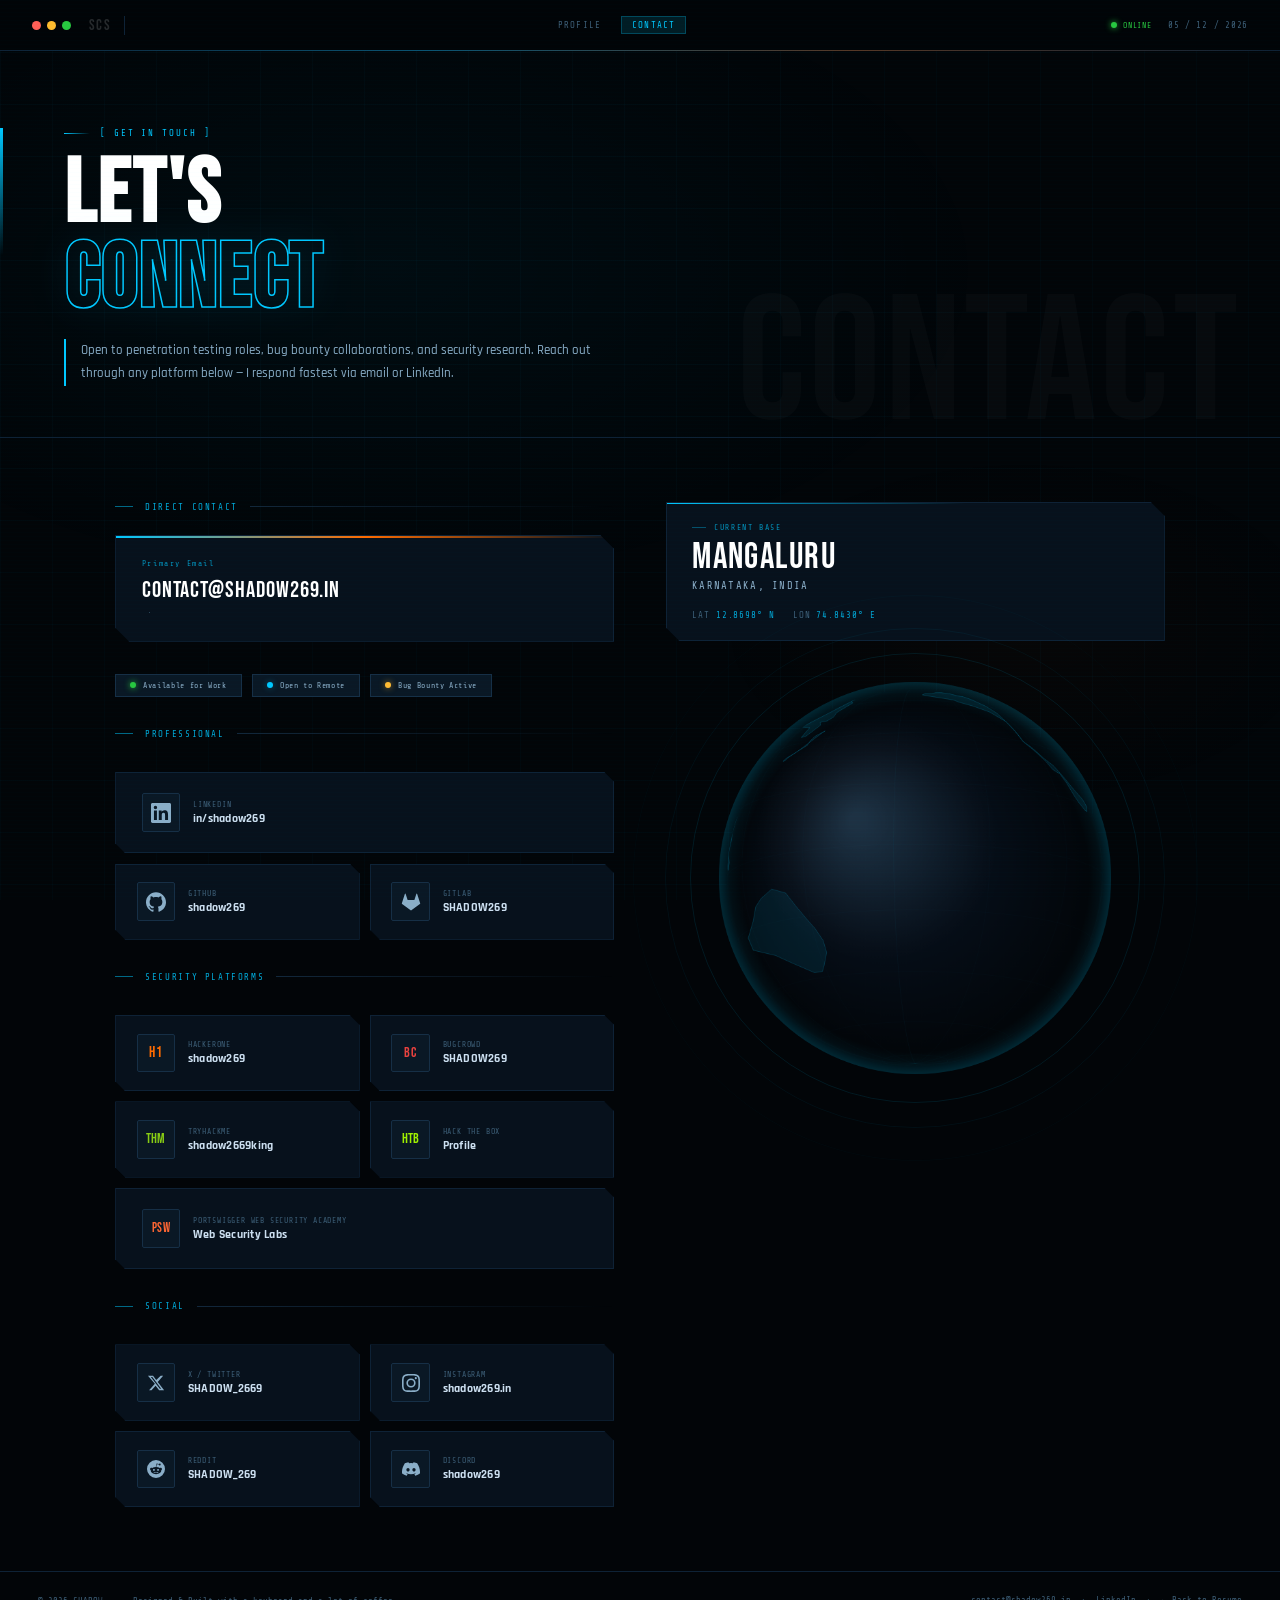
<file: contact.html>
<!DOCTYPE html>
<html lang="en">
<head>
<meta charset="UTF-8">
<meta name="viewport" content="width=device-width, initial-scale=1.0">
<title>Contact — Sakshith C Shetty</title>
<link href="https://fonts.googleapis.com/css2?family=Rajdhani:wght@400;500;600;700&family=Share+Tech+Mono&family=Bebas+Neue&display=swap" rel="stylesheet">
<link rel="shortcut icon" href="https://avatars.githubusercontent.com/u/197274423?v=4" type="image/x-icon">
<style>
  /* ═══════════════════════════════════════════
     TOKENS (identical to main site)
  ═══════════════════════════════════════════ */
  :root {
    --bg:        #020508;
    --bg2:       #050b12;
    --surface:   #07111c;
    --surface2:  #0a1825;
    --border:    #0e2236;
    --border2:   #162f46;
    --cyan:      #00c8ff;
    --cyan-dim:  rgba(0,200,255,0.12);
    --cyan-glow: rgba(0,200,255,0.35);
    --cyan2:     #00fff7;
    --orange:    #ff6b00;
    --orange-dim:rgba(255,107,0,0.12);
    --text:      #ccdff0;
    --text2:     #8aaec8;
    --muted:     #3d5f78;
    --mono: 'Share Tech Mono', monospace;
    --display: 'Bebas Neue', sans-serif;
    --body: 'Rajdhani', sans-serif;
    --ease: cubic-bezier(0.23, 1, 0.32, 1);
  }

  *, *::before, *::after { box-sizing: border-box; margin: 0; padding: 0; }
  html { scroll-behavior: smooth; font-size: clamp(14px, 1vw, 20px); }

  body {
    background: var(--bg);
    color: var(--text);
    font-family: var(--body);
    min-height: 100vh;
    overflow-x: hidden;
    cursor: crosshair;
  }

  /* Grid bg */
  body::before {
    content: '';
    position: fixed; inset: 0;
    background-image:
      radial-gradient(ellipse 80% 60% at 30% 30%, rgba(0,200,255,0.04) 0%, transparent 60%),
      radial-gradient(ellipse 50% 40% at 80% 70%, rgba(255,107,0,0.025) 0%, transparent 50%),
      linear-gradient(rgba(0,200,255,0.022) 1px, transparent 1px),
      linear-gradient(90deg, rgba(0,200,255,0.022) 1px, transparent 1px);
    background-size: 100% 100%, 100% 100%, 52px 52px, 52px 52px;
    pointer-events: none; z-index: 0;
  }

  /* Scanlines */
  body::after {
    content: ''; position: fixed; inset: 0;
    background: repeating-linear-gradient(0deg, transparent, transparent 3px, rgba(0,200,255,0.01) 3px, rgba(0,200,255,0.01) 4px);
    pointer-events: none; z-index: 9999;
  }

  ::-webkit-scrollbar { width: 4px; }
  ::-webkit-scrollbar-track { background: var(--bg); }
  ::-webkit-scrollbar-thumb { background: var(--border2); border-radius: 2px; }
  ::-webkit-scrollbar-thumb:hover { background: var(--cyan); }

  /* ═══════════════════════════════════════════
     NAV
  ═══════════════════════════════════════════ */
  nav {
    position: fixed; top: 0; left: 0; right: 0;
    height: clamp(48px, 4vw, 70px);
    display: flex; align-items: center; justify-content: space-between;
    padding: 0 clamp(20px, 2.5vw, 52px);
    background: rgba(2,5,8,0.92);
    border-bottom: 1px solid var(--border);
    backdrop-filter: blur(16px) saturate(1.5);
    z-index: 100; font-family: var(--mono);
  }
  nav::after {
    content: ''; position: absolute; bottom: -1px; left: 0; right: 0;
    height: 1px;
    background: linear-gradient(90deg, transparent, var(--cyan), var(--orange), transparent);
    opacity: 0.3;
  }
  .nav-dots { display: flex; gap: 6px; align-items: center; }
  .dot { width: clamp(9px,.7vw,13px); height: clamp(9px,.7vw,13px); border-radius: 50%; cursor: pointer; transition: transform .2s, box-shadow .2s; }
  .dot:hover { transform: scale(1.3); }
  .dot-r { background: #ff5f57; } .dot-r:hover { box-shadow: 0 0 8px #ff5f57; }
  .dot-y { background: #febc2e; } .dot-y:hover { box-shadow: 0 0 8px #febc2e; }
  .dot-g { background: #28c840; } .dot-g:hover { box-shadow: 0 0 8px #28c840; }

  .nav-mid { display: flex; align-items: center; gap: clamp(6px,1.5vw,24px); }
  .nav-logo {
    font-family: var(--display); font-size: clamp(14px,1.2vw,22px);
    letter-spacing: 0.1em; color: rgba(255,255,255,0.15);
    padding-right: clamp(8px,1vw,18px); border-right: 1px solid var(--border);
    margin-right: clamp(4px,.6vw,12px); user-select: none;
    text-decoration: none;
  }
  .nav-links { display: flex; gap: clamp(14px,1.6vw,32px); }
  .nav-links a {
    color: var(--muted); text-decoration: none;
    letter-spacing: 0.12em; text-transform: uppercase;
    font-size: clamp(9px,.65vw,13px); transition: color .25s; padding: 4px 0; position: relative;
  }
  .nav-links a::after { content: ''; position: absolute; bottom: 0; left: 0; width: 0; height: 1px; background: var(--cyan); transition: width .3s var(--ease); }
  .nav-links a:hover { color: var(--text); }
  .nav-links a:hover::after { width: 100%; }
  .nav-links a.active { color: var(--text); }
  .nav-links a.active::after { width: 100%; }
  .nav-links a.nav-contact {
    color: var(--cyan); border: 1px solid rgba(0,200,255,0.25); padding: 3px 10px;
    transition: all .25s; background: var(--cyan-dim);
  }
  .nav-links a.nav-contact::after { display: none; }
  .nav-links a.nav-contact:hover { border-color: var(--cyan); box-shadow: 0 0 12px var(--cyan-glow); }

  .nav-right { display: flex; align-items: center; gap: 16px; }
  .nav-status { display: flex; align-items: center; gap: 6px; font-size: clamp(8px,.6vw,11px); color: #28c840; letter-spacing: .1em; }
  .nav-status::before { content: ''; width: 6px; height: 6px; border-radius: 50%; background: #28c840; box-shadow: 0 0 6px #28c840; animation: blip 2s ease infinite; }
  .nav-date { color: var(--muted); letter-spacing: .08em; font-size: clamp(9px,.65vw,12px); }
  @keyframes blip { 0%,100%{opacity:1} 50%{opacity:.3} }

  /* ═══════════════════════════════════════════
     PAGE HERO HEADER
  ═══════════════════════════════════════════ */
  .page-header {
    position: relative; z-index: 1;
    padding: clamp(90px,10vw,140px) clamp(24px,5vw,80px) clamp(40px,4vw,64px);
    border-bottom: 1px solid var(--border);
    display: flex; flex-direction: column; gap: clamp(10px,1.2vw,18px);
    overflow: hidden;
  }
  .page-header::before {
    content: ''; position: absolute; left: 0; top: clamp(90px,10vw,140px);
    width: 3px; height: clamp(70px,10vw,140px);
    background: linear-gradient(180deg, var(--cyan), transparent);
  }

  /* Big ghost text */
  .page-bg-text {
    position: absolute; bottom: -0.1em; right: clamp(16px,3vw,48px);
    font-family: var(--display);
    font-size: clamp(80px,14vw,240px);
    letter-spacing: 0.02em;
    color: rgba(255,255,255,0.025);
    line-height: 1; user-select: none; pointer-events: none;
    white-space: nowrap;
  }

  .page-tag {
    font-family: var(--mono); font-size: clamp(9px,.7vw,13px);
    color: var(--cyan); letter-spacing: .22em; text-transform: uppercase;
    display: flex; align-items: center; gap: 10px; opacity: .9;
  }
  .page-tag::before { content: ''; width: clamp(14px,2vw,28px); height: 1px; background: linear-gradient(90deg, var(--cyan), transparent); }

  .page-title {
    font-family: var(--display);
    font-size: clamp(52px,7vw,120px);
    line-height: .95; letter-spacing: .02em; color: #fff;
    position: relative; z-index: 1;
  }
  .page-title .accent {
    color: transparent;
    -webkit-text-stroke: 1.5px var(--cyan);
    filter: drop-shadow(0 0 20px var(--cyan-glow));
  }

  .page-desc {
    font-size: clamp(13px,1vw,17px); color: var(--text2);
    line-height: 1.8; font-weight: 500; max-width: 540px;
    padding-left: clamp(12px,1.2vw,20px);
    border-left: 2px solid var(--cyan);
    position: relative; z-index: 1;
  }

  /* ═══════════════════════════════════════════
     MAIN LAYOUT
  ═══════════════════════════════════════════ */
  main {
    position: relative; z-index: 1;
    max-width: clamp(900px,88vw,1440px);
    margin: 0 auto;
    padding: clamp(48px,5vw,90px) clamp(20px,3vw,60px);
    display: grid;
    grid-template-columns: 1fr 1fr;
    gap: clamp(32px,4vw,72px);
    align-items: start;
  }

  @media (max-width: 900px) {
    main { grid-template-columns: 1fr; }
  }

  /* ═══════════════════════════════════════════
     SECTION LABEL
  ═══════════════════════════════════════════ */
  .sec-label {
    font-family: var(--mono); font-size: clamp(9px,.65vw,13px);
    color: var(--cyan); letter-spacing: .18em; text-transform: uppercase;
    display: flex; align-items: center; gap: 12px;
    margin-bottom: clamp(18px,1.8vw,30px); opacity: .85;
  }
  .sec-label::before { content: ''; width: 18px; height: 1px; background: var(--cyan); opacity: .6; }
  .sec-label::after { content: ''; flex: 1; height: 1px; background: linear-gradient(90deg, var(--border2), transparent); }

  /* ═══════════════════════════════════════════
     CONTACT CARDS GRID
  ═══════════════════════════════════════════ */
  .contact-col { display: flex; flex-direction: column; gap: clamp(24px,2.5vw,44px); }

  .contact-grid {
    display: grid;
    /* 2 columns — easy to add more cards, wraps naturally */
    grid-template-columns: repeat(auto-fill, minmax(clamp(180px,16vw,260px), 1fr));
    gap: clamp(8px,.8vw,14px);
  }

  .contact-card {
    background: var(--surface);
    border: 1px solid var(--border);
    padding: clamp(14px,1.4vw,22px) clamp(16px,1.6vw,24px);
    display: flex; align-items: center; gap: clamp(10px,1vw,16px);
    text-decoration: none;
    position: relative; overflow: hidden;
    clip-path: polygon(0 0, calc(100% - 10px) 0, 100% 10px, 100% 100%, 10px 100%, 0 calc(100% - 10px));
    transition: background .3s, border-color .3s;
    /* Group for hover */
    cursor: pointer;
  }
  .contact-card::before {
    content: ''; position: absolute;
    inset: 0;
    background: linear-gradient(135deg, var(--cyan-dim) 0%, transparent 60%);
    opacity: 0; transition: opacity .3s;
  }
  .contact-card::after {
    content: ''; position: absolute;
    top: 0; left: 0; right: 0; height: 1px;
    background: linear-gradient(90deg, var(--cyan), transparent 60%);
    opacity: 0; transition: opacity .3s;
  }
  .contact-card:hover { background: var(--surface2); border-color: var(--border2); }
  .contact-card:hover::before { opacity: 1; }
  .contact-card:hover::after { opacity: .7; }
  .contact-card:hover .card-arrow { transform: translateX(3px); opacity: 1; }
  .contact-card:hover .card-icon { color: var(--cyan); }

  .card-icon-wrap {
    width: clamp(32px,3vw,48px); height: clamp(32px,3vw,48px);
    background: var(--surface2); border: 1px solid var(--border2);
    border-radius: 2px; display: flex; align-items: center; justify-content: center;
    flex-shrink: 0; position: relative; z-index: 1;
    transition: border-color .3s, background .3s;
  }
  .contact-card:hover .card-icon-wrap { border-color: rgba(0,200,255,0.3); background: rgba(0,200,255,0.06); }

  .card-icon {
    font-size: clamp(14px,1.4vw,20px); color: var(--text2);
    transition: color .3s; display: flex; align-items: center; justify-content: center;
    line-height: 1;
  }

  .card-body { flex: 1; min-width: 0; position: relative; z-index: 1; }
  .card-platform {
    font-family: var(--mono); font-size: clamp(8px,.62vw,12px);
    color: var(--muted); letter-spacing: .1em; text-transform: uppercase; margin-bottom: 2px;
  }
  .card-handle {
    font-size: clamp(12px,.95vw,17px); font-weight: 700;
    color: var(--text); letter-spacing: .02em; white-space: nowrap;
    overflow: hidden; text-overflow: ellipsis;
  }

  .card-arrow {
    font-size: clamp(12px,1vw,16px); color: var(--cyan); opacity: 0;
    transition: transform .25s var(--ease), opacity .25s;
    flex-shrink: 0; position: relative; z-index: 1;
    font-family: var(--mono);
  }

  /* Category group label */
  .category-group { display: flex; flex-direction: column; gap: clamp(8px,.8vw,14px); }
  .cat-label {
    font-family: var(--mono); font-size: clamp(8px,.6vw,11px);
    color: var(--orange); letter-spacing: .2em; text-transform: uppercase;
    display: flex; align-items: center; gap: 8px; margin-bottom: 2px;
  }
  .cat-label::before { content: ''; width: 10px; height: 1px; background: var(--orange); opacity: .6; }

  /* ── Special highlight cards (primary platforms) */
  .contact-card.featured {
    grid-column: span 2;
    padding: clamp(16px,1.6vw,26px) clamp(20px,2vw,32px);
  }
  @media (max-width: 500px) { .contact-card.featured { grid-column: span 1; } }

  /* Email / direct contact block */
  .direct-card {
    background: var(--surface);
    border: 1px solid var(--border);
    padding: clamp(18px,1.8vw,32px) clamp(20px,2vw,36px);
    position: relative; overflow: hidden;
    clip-path: polygon(0 0, calc(100% - 14px) 0, 100% 14px, 100% 100%, 14px 100%, 0 calc(100% - 14px));
  }
  .direct-card::before {
    content: ''; position: absolute; top: 0; left: 0; right: 0;
    height: 2px; background: linear-gradient(90deg, var(--cyan), var(--orange), transparent);
  }
  .direct-label { font-family: var(--mono); font-size: clamp(8px,.6vw,11px); color: var(--cyan); letter-spacing: .2em; margin-bottom: clamp(6px,.6vw,10px); opacity: .7; }
  .direct-value {
    font-family: var(--display); font-size: clamp(18px,1.8vw,30px);
    letter-spacing: .04em; color: #fff; text-decoration: none;
    transition: color .2s; display: block;
  }
  .direct-value:hover { color: var(--cyan); }
  .direct-sub { font-family: var(--mono); font-size: clamp(9px,.7vw,13px); color: var(--muted); margin-top: 4px; }

  /* Availability badges */
  .avail-row { display: flex; gap: clamp(8px,.8vw,14px); flex-wrap: wrap; }
  .avail-badge {
    display: flex; align-items: center; gap: 7px;
    font-family: var(--mono); font-size: clamp(8px,.62vw,12px);
    color: var(--text2); background: var(--surface2);
    border: 1px solid var(--border2); padding: 6px 14px;
    letter-spacing: .08em;
  }
  .avail-dot { width: 6px; height: 6px; border-radius: 50%; flex-shrink: 0; animation: blip 2s ease infinite; }
  .avail-dot.green { background: #28c840; box-shadow: 0 0 6px #28c840; }
  .avail-dot.cyan  { background: var(--cyan); box-shadow: 0 0 6px var(--cyan-glow); animation-delay: .4s; }
  .avail-dot.amber { background: #ffbb33; box-shadow: 0 0 6px rgba(255,187,51,0.6); animation-delay: .8s; }

  /* ═══════════════════════════════════════════
     GLOBE COLUMN
  ═══════════════════════════════════════════ */
  .globe-col { display: flex; flex-direction: column; gap: clamp(24px,2.5vw,44px); position: sticky; top: clamp(80px,8vw,120px); }

  .location-card {
    background: var(--surface); border: 1px solid var(--border);
    padding: clamp(16px,1.6vw,28px) clamp(20px,2vw,36px);
    position: relative; overflow: hidden;
    clip-path: polygon(0 0, calc(100% - 14px) 0, 100% 14px, 100% 100%, 14px 100%, 0 calc(100% - 14px));
  }
  .location-card::before { content: ''; position: absolute; top: 0; left: 0; right: 0; height: 1px; background: linear-gradient(90deg, var(--cyan), transparent 60%); }

  .loc-label { font-family: var(--mono); font-size: clamp(8px,.6vw,11px); color: var(--cyan); letter-spacing: .2em; text-transform: uppercase; margin-bottom: clamp(6px,.6vw,10px); opacity: .7; display: flex; align-items: center; gap: 8px; }
  .loc-label::before { content: ''; width: 14px; height: 1px; background: var(--cyan); opacity: .5; }
  .loc-city { font-family: var(--display); font-size: clamp(26px,2.8vw,52px); color: #fff; letter-spacing: .04em; line-height: 1; margin-bottom: 4px; }
  .loc-country { font-family: var(--mono); font-size: clamp(10px,.82vw,15px); color: var(--text2); letter-spacing: .12em; margin-bottom: clamp(14px,1.4vw,22px); }
  .loc-coords { font-family: var(--mono); font-size: clamp(9px,.7vw,13px); color: var(--muted); letter-spacing: .1em; display: flex; gap: 18px; flex-wrap: wrap; }
  .loc-coords span { color: var(--cyan); opacity: .8; }

  /* Globe wrap */
  .globe-wrap { position: relative; width: 100%; aspect-ratio: 1; max-width: clamp(280px,32vw,520px); margin: 0 auto; }
  #globe-canvas { width: 100%; height: 100%; display: block; border-radius: 50%; cursor: grab; }
  #globe-canvas:active { cursor: grabbing; }

  .globe-ring { position: absolute; border-radius: 50%; background: transparent; border: 1px solid rgba(0,200,255,0.1); animation: ringPulse 4s ease-in-out infinite; }
  .globe-ring:nth-child(1) { inset: -5%; }
  .globe-ring:nth-child(2) { inset: -11%; border-color: rgba(0,200,255,0.055); animation-delay: .8s; }
  .globe-ring:nth-child(3) { inset: -19%; border-color: rgba(0,200,255,0.025); animation-delay: 1.6s; }
  @keyframes ringPulse { 0%,100%{opacity:.6; transform:scale(1)} 50%{opacity:1; transform:scale(1.012)} }

  .globe-tooltip {
    position: absolute; background: rgba(7,17,28,0.95); border: 1px solid var(--cyan);
    padding: 8px 14px; font-family: var(--mono); font-size: clamp(9px,.65vw,12px);
    color: var(--cyan); letter-spacing: .08em; white-space: nowrap; pointer-events: none;
    opacity: 0; transform: translateY(6px); transition: opacity .25s, transform .25s;
    z-index: 10; clip-path: polygon(0 0, calc(100% - 8px) 0, 100% 8px, 100% 100%, 0 100%);
    box-shadow: 0 0 20px rgba(0,200,255,0.2);
  }
  .globe-tooltip.visible { opacity: 1; transform: translateY(0); }
  .globe-tooltip::before { content: '◈ '; color: var(--orange); }

  /* ═══════════════════════════════════════════
     FOOTER
  ═══════════════════════════════════════════ */
  footer {
    position: relative; z-index: 1; border-top: 1px solid var(--border);
    padding: clamp(18px,1.8vw,32px) clamp(20px,3vw,60px);
    display: flex; justify-content: space-between; align-items: center;
    font-family: var(--mono); font-size: clamp(8.5px,.68vw,13px);
    color: var(--muted); gap: 16px; flex-wrap: wrap;
  }
  footer a { color: var(--muted); text-decoration: none; transition: color .2s; }
  footer a:hover { color: var(--cyan); }

  /* ═══════════════════════════════════════════
     FADE-UP ANIMATION
  ═══════════════════════════════════════════ */
  .fade-up { opacity: 0; transform: translateY(20px); }
  @keyframes fadeUp { to { opacity:1; transform:translateY(0); } }
  .d1{animation-delay:.08s} .d2{animation-delay:.16s} .d3{animation-delay:.24s}
  .d4{animation-delay:.32s} .d5{animation-delay:.40s} .d6{animation-delay:.48s}
</style>
</head>
<body>

<!-- NAV -->
<nav>
  <div style="display:flex;align-items:center;gap:clamp(10px,1.4vw,22px)">
    <div class="nav-dots">
      <div class="dot dot-r"></div>
      <div class="dot dot-y"></div>
      <div class="dot dot-g"></div>
    </div>
    <a href="/" class="nav-logo">SCS</a>
  </div>
  <div class="nav-mid">
    <div class="nav-links">
      <a href="/">PROFILE</a>
      <a href="/contact" class="nav-contact active">CONTACT</a>
    </div>
  </div>
  <div class="nav-right">
    <div class="nav-status">ONLINE</div>
    <div class="nav-date" id="nav-date"></div>
  </div>
</nav>

<!-- PAGE HEADER -->
<div class="page-header">
  <div class="page-bg-text">CONTACT</div>
  <div class="page-tag fade-up d1">[ Get In Touch ]</div>
  <h1 class="page-title fade-up d2">LET'S<br><span class="accent">CONNECT</span></h1>
  <p class="page-desc fade-up d3">
    Open to penetration testing roles, bug bounty collaborations, and security research. Reach out through any platform below — I respond fastest via email or LinkedIn.
  </p>
</div>

<!-- MAIN GRID -->
<main>

  <!-- ═══ LEFT: CONTACT CARDS ═══ -->
  <div class="contact-col">

    <!-- Direct contact -->
    <div class="fade-up d1">
      <div class="sec-label">Direct Contact</div>
      <div class="direct-card">
        <div class="direct-label">Primary Email</div>
        <a class="direct-value" href="mailto:contact@shadow269.in">contact@shadow269.in</a>
        <div class="direct-sub"><!--+91 9008144809--> &nbsp;·&nbsp; <!--Mangaluru, India--></div>
      </div>
    </div>

    <!-- Availability -->
    <div class="fade-up d2">
      <div class="avail-row">
        <div class="avail-badge"><span class="avail-dot green"></span>Available for Work</div>
        <div class="avail-badge"><span class="avail-dot cyan"></span>Open to Remote</div>
        <div class="avail-badge"><span class="avail-dot amber"></span>Bug Bounty Active</div>
      </div>
    </div>

    <!-- Professional networks -->
    <div class="category-group fade-up d2">
      <div class="sec-label">Professional</div>
      <div class="contact-grid">

        <a href="https://www.linkedin.com/in/shadow269/" target="_blank" rel="noopener" class="contact-card featured">
          <div class="card-icon-wrap">
            <div class="card-icon">
              <svg width="20" height="20" viewBox="0 0 24 24" fill="currentColor"><path d="M20.447 20.452h-3.554v-5.569c0-1.328-.027-3.037-1.852-3.037-1.853 0-2.136 1.445-2.136 2.939v5.667H9.351V9h3.414v1.561h.046c.477-.9 1.637-1.85 3.37-1.85 3.601 0 4.267 2.37 4.267 5.455v6.286zM5.337 7.433a2.062 2.062 0 01-2.063-2.065 2.064 2.064 0 112.063 2.065zm1.782 13.019H3.555V9h3.564v11.452zM22.225 0H1.771C.792 0 0 .774 0 1.729v20.542C0 23.227.792 24 1.771 24h20.451C23.2 24 24 23.227 24 22.271V1.729C24 .774 23.2 0 22.222 0h.003z"/></svg>
            </div>
          </div>
          <div class="card-body">
            <div class="card-platform">LinkedIn</div>
            <div class="card-handle">in/shadow269</div>
          </div>
          <div class="card-arrow">→</div>
        </a>

        <a href="https://github.com/shadow269" target="_blank" rel="noopener" class="contact-card">
          <div class="card-icon-wrap">
            <div class="card-icon">
              <svg width="20" height="20" viewBox="0 0 24 24" fill="currentColor"><path d="M12 .297c-6.63 0-12 5.373-12 12 0 5.303 3.438 9.8 8.205 11.385.6.113.82-.258.82-.577 0-.285-.01-1.04-.015-2.04-3.338.724-4.042-1.61-4.042-1.61C4.422 18.07 3.633 17.7 3.633 17.7c-1.087-.744.084-.729.084-.729 1.205.084 1.838 1.236 1.838 1.236 1.07 1.835 2.809 1.305 3.495.998.108-.776.417-1.305.76-1.605-2.665-.3-5.466-1.332-5.466-5.93 0-1.31.465-2.38 1.235-3.22-.135-.303-.54-1.523.105-3.176 0 0 1.005-.322 3.3 1.23.96-.267 1.98-.399 3-.405 1.02.006 2.04.138 3 .405 2.28-1.552 3.285-1.23 3.285-1.23.645 1.653.24 2.873.12 3.176.765.84 1.23 1.91 1.23 3.22 0 4.61-2.805 5.625-5.475 5.92.42.36.81 1.096.81 2.22 0 1.606-.015 2.896-.015 3.286 0 .315.21.69.825.57C20.565 22.092 24 17.592 24 12.297c0-6.627-5.373-12-12-12"/></svg>
            </div>
          </div>
          <div class="card-body">
            <div class="card-platform">GitHub</div>
            <div class="card-handle">shadow269</div>
          </div>
          <div class="card-arrow">→</div>
        </a>

        <a href="https://gitlab.com/SHADOW269" target="_blank" rel="noopener" class="contact-card">
          <div class="card-icon-wrap">
            <div class="card-icon">
              <svg width="20" height="20" viewBox="0 0 24 24" fill="currentColor"><path d="M22.65 14.39L12 22.13 1.35 14.39a.84.84 0 01-.3-.94l1.22-3.78 2.44-7.51A.42.42 0 014.82 2a.43.43 0 01.58 0 .42.42 0 01.11.18l2.44 7.49h8.1l2.44-7.49a.42.42 0 01.11-.18.43.43 0 01.58 0 .42.42 0 01.11.18l2.44 7.51L23 13.45a.84.84 0 01-.35.94z"/></svg>
            </div>
          </div>
          <div class="card-body">
            <div class="card-platform">GitLab</div>
            <div class="card-handle">SHADOW269</div>
          </div>
          <div class="card-arrow">→</div>
        </a>

      </div>
    </div>

    <!-- Security Platforms -->
    <div class="category-group fade-up d3">
      <div class="sec-label">Security Platforms</div>
      <div class="contact-grid">

        <a href="https://hackerone.com/shadow269" target="_blank" rel="noopener" class="contact-card">
          <div class="card-icon-wrap">
            <div class="card-icon" style="font-family:var(--display);font-size:clamp(13px,1.2vw,18px);letter-spacing:.05em;color:var(--orange)">H1</div>
          </div>
          <div class="card-body">
            <div class="card-platform">HackerOne</div>
            <div class="card-handle">shadow269</div>
          </div>
          <div class="card-arrow">→</div>
        </a>

        <a href="https://bugcrowd.com/h/SHADOW269" target="_blank" rel="noopener" class="contact-card">
          <div class="card-icon-wrap">
            <div class="card-icon" style="font-family:var(--display);font-size:clamp(12px,1.1vw,17px);letter-spacing:.05em;color:#e8423f">BC</div>
          </div>
          <div class="card-body">
            <div class="card-platform">Bugcrowd</div>
            <div class="card-handle">SHADOW269</div>
          </div>
          <div class="card-arrow">→</div>
        </a>

        <a href="https://tryhackme.com/p/shadow2669king" target="_blank" rel="noopener" class="contact-card">
          <div class="card-icon-wrap">
            <div class="card-icon" style="font-family:var(--display);font-size:clamp(12px,1.1vw,17px);letter-spacing:.02em;color:#88cc14">THM</div>
          </div>
          <div class="card-body">
            <div class="card-platform">TryHackMe</div>
            <div class="card-handle">shadow2669king</div>
          </div>
          <div class="card-arrow">→</div>
        </a>

        <a href="https://profile.hackthebox.com/profile/019d3997-02bd-710e-835a-b7fe7da90556" target="_blank" rel="noopener" class="contact-card">
          <div class="card-icon-wrap">
            <div class="card-icon" style="font-family:var(--display);font-size:clamp(12px,1.1vw,17px);letter-spacing:.02em;color:#9fef00">HTB</div>
          </div>
          <div class="card-body">
            <div class="card-platform">Hack The Box</div>
            <div class="card-handle">Profile</div>
          </div>
          <div class="card-arrow">→</div>
        </a>

        <a href="https://portswigger.net/web-security" target="_blank" rel="noopener" class="contact-card featured">
          <div class="card-icon-wrap">
            <div class="card-icon" style="font-family:var(--display);font-size:clamp(11px,1vw,16px);letter-spacing:.02em;color:#ff6633">PSW</div>
          </div>
          <div class="card-body">
            <div class="card-platform">PortSwigger Web Security Academy</div>
            <div class="card-handle">Web Security Labs</div>
          </div>
          <div class="card-arrow">→</div>
        </a>

      </div>
    </div>

    <!-- Social -->
    <div class="category-group fade-up d4">
      <div class="sec-label">Social</div>
      <div class="contact-grid">

        <a href="https://x.com/SHADOW_2669" target="_blank" rel="noopener" class="contact-card">
          <div class="card-icon-wrap">
            <div class="card-icon">
              <svg width="18" height="18" viewBox="0 0 24 24" fill="currentColor"><path d="M18.244 2.25h3.308l-7.227 8.26 8.502 11.24H16.17l-4.714-6.231-5.401 6.231H2.744l7.737-8.843L1.254 2.25H8.08l4.253 5.622 5.91-5.622zm-1.161 17.52h1.833L7.084 4.126H5.117z"/></svg>
            </div>
          </div>
          <div class="card-body">
            <div class="card-platform">X / Twitter</div>
            <div class="card-handle">SHADOW_2669</div>
          </div>
          <div class="card-arrow">→</div>
        </a>

        <a href="https://www.instagram.com/shadow269.in/" target="_blank" rel="noopener" class="contact-card">
          <div class="card-icon-wrap">
            <div class="card-icon">
              <svg width="18" height="18" viewBox="0 0 24 24" fill="currentColor"><path d="M12 2.163c3.204 0 3.584.012 4.85.07 3.252.148 4.771 1.691 4.919 4.919.058 1.265.069 1.645.069 4.849 0 3.205-.012 3.584-.069 4.849-.149 3.225-1.664 4.771-4.919 4.919-1.266.058-1.644.07-4.85.07-3.204 0-3.584-.012-4.849-.07-3.26-.149-4.771-1.699-4.919-4.92-.058-1.265-.07-1.644-.07-4.849 0-3.204.013-3.583.07-4.849.149-3.227 1.664-4.771 4.919-4.919 1.266-.057 1.645-.069 4.849-.069zM12 0C8.741 0 8.333.014 7.053.072 2.695.272.273 2.69.073 7.052.014 8.333 0 8.741 0 12c0 3.259.014 3.668.072 4.948.2 4.358 2.618 6.78 6.98 6.98C8.333 23.986 8.741 24 12 24c3.259 0 3.668-.014 4.948-.072 4.354-.2 6.782-2.618 6.979-6.98.059-1.28.073-1.689.073-4.948 0-3.259-.014-3.667-.072-4.947-.196-4.354-2.617-6.78-6.979-6.98C15.668.014 15.259 0 12 0zm0 5.838a6.162 6.162 0 100 12.324 6.162 6.162 0 000-12.324zM12 16a4 4 0 110-8 4 4 0 010 8zm6.406-11.845a1.44 1.44 0 100 2.881 1.44 1.44 0 000-2.881z"/></svg>
            </div>
          </div>
          <div class="card-body">
            <div class="card-platform">Instagram</div>
            <div class="card-handle">shadow269.in</div>
          </div>
          <div class="card-arrow">→</div>
        </a>

        <a href="https://www.reddit.com/user/SHADOW_269/" target="_blank" rel="noopener" class="contact-card">
          <div class="card-icon-wrap">
            <div class="card-icon">
              <svg width="18" height="18" viewBox="0 0 24 24" fill="currentColor"><path d="M12 0A12 12 0 0 0 0 12a12 12 0 0 0 12 12 12 12 0 0 0 12-12A12 12 0 0 0 12 0zm5.01 4.744c.688 0 1.25.561 1.25 1.249a1.25 1.25 0 0 1-2.498.056l-2.597-.547-.8 3.747c1.824.07 3.48.632 4.674 1.488.308-.309.73-.491 1.207-.491.968 0 1.754.786 1.754 1.754 0 .716-.435 1.333-1.01 1.614a3.111 3.111 0 0 1 .042.52c0 2.694-3.13 4.87-7.004 4.87-3.874 0-7.004-2.176-7.004-4.87 0-.183.015-.366.043-.534A1.748 1.748 0 0 1 4.028 12c0-.968.786-1.754 1.754-1.754.463 0 .898.196 1.207.49 1.207-.883 2.878-1.43 4.744-1.487l.885-4.182a.342.342 0 0 1 .14-.197.35.35 0 0 1 .238-.042l2.906.617a1.214 1.214 0 0 1 1.108-.701zM9.25 12C8.561 12 8 12.562 8 13.25c0 .687.561 1.248 1.25 1.248.687 0 1.248-.561 1.248-1.249 0-.688-.561-1.249-1.249-1.249zm5.5 0c-.687 0-1.248.561-1.248 1.25 0 .687.561 1.248 1.249 1.248.688 0 1.249-.561 1.249-1.249 0-.687-.562-1.249-1.25-1.249zm-5.466 3.99a.327.327 0 0 0-.231.094.33.33 0 0 0 0 .463c.842.842 2.484.913 2.961.913.477 0 2.105-.056 2.961-.913a.361.361 0 0 0 .029-.463.33.33 0 0 0-.464 0c-.547.533-1.684.73-2.512.73-.828 0-1.979-.196-2.512-.73a.326.326 0 0 0-.232-.095z"/></svg>
            </div>
          </div>
          <div class="card-body">
            <div class="card-platform">Reddit</div>
            <div class="card-handle">SHADOW_269</div>
          </div>
          <div class="card-arrow">→</div>
        </a>

        <a href="https://discord.com/users/1051180323058237450" target="_blank" rel="noopener" class="contact-card">
          <div class="card-icon-wrap">
            <div class="card-icon">
              <svg width="18" height="18" viewBox="0 0 24 24" fill="currentColor"><path d="M20.317 4.492c-1.53-.69-3.17-1.2-4.885-1.49a.075.075 0 0 0-.079.036c-.21.369-.444.85-.608 1.23a18.566 18.566 0 0 0-5.487 0 12.36 12.36 0 0 0-.617-1.23A.077.077 0 0 0 8.562 3c-1.714.29-3.354.8-4.885 1.491a.07.07 0 0 0-.032.027C.533 9.093-.32 13.555.099 17.961a.08.08 0 0 0 .031.055 20.03 20.03 0 0 0 5.993 2.98.078.078 0 0 0 .084-.026c.462-.62.874-1.275 1.226-1.963.021-.04.001-.088-.041-.104a13.201 13.201 0 0 1-1.872-.878.075.075 0 0 1-.008-.125c.126-.093.252-.19.372-.287a.075.075 0 0 1 .078-.01c3.927 1.764 8.18 1.764 12.061 0a.075.075 0 0 1 .079.009c.12.098.245.195.372.288a.075.075 0 0 1-.006.125c-.598.344-1.22.635-1.873.877a.075.075 0 0 0-.041.105c.36.687.772 1.341 1.225 1.962a.077.077 0 0 0 .084.028 19.963 19.963 0 0 0 6.002-2.981.076.076 0 0 0 .032-.054c.5-5.094-.838-9.52-3.549-13.442a.06.06 0 0 0-.031-.028zM8.02 15.278c-1.182 0-2.157-1.069-2.157-2.38 0-1.312.956-2.38 2.157-2.38 1.21 0 2.176 1.077 2.157 2.38 0 1.312-.956 2.38-2.157 2.38zm7.975 0c-1.183 0-2.157-1.069-2.157-2.38 0-1.312.955-2.38 2.157-2.38 1.21 0 2.176 1.077 2.157 2.38 0 1.312-.946 2.38-2.157 2.38z"/></svg>
            </div>
          </div>
          <div class="card-body">
            <div class="card-platform">Discord</div>
            <div class="card-handle">shadow269</div>
          </div>
          <div class="card-arrow">→</div>
        </a>

      </div>
    </div>

  </div><!-- /contact-col -->

  <!-- ═══ RIGHT: GLOBE ═══ -->
  <div class="globe-col fade-up d2">

    <!-- Location card -->
    <div class="location-card">
      <div class="loc-label">Current Base</div>
      <div class="loc-city">MANGALURU</div>
      <div class="loc-country">KARNATAKA, INDIA</div>
      <div class="loc-coords">
        <div>LAT <span>12.8698° N</span></div>
        <div>LON <span>74.8430° E</span></div>
      </div>
    </div>

    <!-- Globe -->
    <div class="globe-wrap">
      <div class="globe-ring"></div>
      <div class="globe-ring"></div>
      <div class="globe-ring"></div>
      <canvas id="globe-canvas" width="600" height="600"></canvas>
      <div class="globe-tooltip" id="globe-tooltip">Based in Mangaluru, India</div>
    </div>

  </div>

</main>

<!-- FOOTER -->
<footer>
  <div>© 2026 SHADOW. &nbsp;·&nbsp; Designed & Built with a keyboard and a lot of coffee.</div>
  <div>
    <a href="mailto:contact@shadow269.in">contact@shadow269.in</a>
    &nbsp;·&nbsp; <a href="https://linkedin.com/in/shadow269" target="_blank">LinkedIn</a>
    &nbsp;·&nbsp; <a href="/">← Back to Resume</a>
  </div>
</footer>

<script>
  // Live date
  const d = new Date();
  document.getElementById('nav-date').textContent =
    String(d.getDate()).padStart(2,'0') + ' / ' +
    String(d.getMonth()+1).padStart(2,'0') + ' / ' + d.getFullYear();

  // Fade-up on scroll
  const fadeObs = new IntersectionObserver((entries) => {
    entries.forEach(e => {
      if (e.isIntersecting) {
        e.target.style.animation = 'fadeUp 0.7s cubic-bezier(0.23,1,0.32,1) forwards';
        fadeObs.unobserve(e.target);
      }
    });
  }, { threshold: 0.07 });
  document.querySelectorAll('.fade-up').forEach(el => {
    el.style.opacity = '0';
    el.style.transform = 'translateY(20px)';
    el.style.animation = 'none';
    fadeObs.observe(el);
  });

  // ── GLOBE ──────────────────────────────────────
  (function() {
    const canvas = document.getElementById('globe-canvas');
    if (!canvas) return;
    const ctx = canvas.getContext('2d');
    const W = canvas.width, H = canvas.height;
    const cx = W / 2, cy = H / 2;
    const R = W * 0.46;

    const LAT = 12.8698, LON = 74.8430;

    let rotY = 1.28;
    let rotX = -0.18;
    let isDragging = false;
    let lastMX = 0, lastMY = 0;
    let velX = 0, velY = 0;
    let autoSpin = true;

    function latLonTo3D(lat, lon) {
      const phi = (90 - lat) * Math.PI / 180;
      const theta = (lon + 180) * Math.PI / 180;
      return {
        x: -Math.sin(phi) * Math.cos(theta),
        y: Math.cos(phi),
        z: Math.sin(phi) * Math.sin(theta)
      };
    }

    function rotate(p, ry, rx) {
      const x1 = p.x * Math.cos(ry) + p.z * Math.sin(ry);
      const z1 = -p.x * Math.sin(ry) + p.z * Math.cos(ry);
      const y1 = p.y;
      const y2 = y1 * Math.cos(rx) - z1 * Math.sin(rx);
      const z2 = y1 * Math.sin(rx) + z1 * Math.cos(rx);
      return { x: x1, y: y2, z: z2 };
    }

    function project(p) {
      return { x: cx + p.x * R, y: cy - p.y * R, visible: p.z > -0.05 };
    }

    const landmasses = [
      // India
      [[37.1,73.5],[36.0,76.5],[34.0,78.5],[31.5,78.0],[29.5,77.5],[28.5,77.2],[25.0,68.0],[23.5,68.5],[22.0,68.2],[20.0,72.0],[18.0,73.0],[16.5,73.5],[15.0,74.0],[13.5,74.5],[12.0,75.5],[10.5,76.0],[8.5,77.0],[8.0,77.5],[7.9,78.0],[8.5,80.0],[10.5,80.3],[13.0,80.3],[15.0,80.0],[16.5,81.5],[18.0,84.0],[20.0,86.5],[21.5,87.5],[22.5,88.0],[22.5,89.5],[24.0,89.5],[25.5,88.5],[26.5,88.7],[27.5,88.8],[28.0,87.0],[28.5,88.5],[27.0,89.5],[26.5,90.0],[26.0,92.0],[27.0,95.0],[27.5,97.0],[28.5,97.5],[29.5,95.0],[31.0,93.5],[32.5,93.0],[33.5,94.0],[34.5,73.5],[37.1,73.5]],
      // Africa
      [[37,9],[37,-1],[34,-5],[32,-9],[28,-13],[24,-17],[20,-17],[15,-18],[10,-17],[5,-4],[4,1],[3,8],[4,10],[3,14],[4,16],[5,18],[5,22],[7,24],[7,28],[5,30],[3,32],[4,35],[6,38],[8,40],[11,42],[12,44],[14,42],[15,38],[17,38],[20,37],[24,35],[28,34],[30,32],[32,30],[34,25],[30,20],[26,14],[24,7],[20,2],[16,-1],[12,-2],[8,-3],[5,-3],[2,7],[1,9],[-2,10],[-5,12],[-8,13],[-12,14],[-17,16],[-20,14],[-23,15],[-26,14],[-30,15],[-33,19],[-35,20],[-34,26],[-30,30],[-26,33],[-24,33],[-22,34],[-18,36],[-15,36],[-10,40],[-8,40],[-5,37],[0,33],[3,30],[5,25],[5,20],[8,15],[10,8],[5,2],[2,-4],[4,-12],[6,-15],[8,-17],[10,-18],[15,-18],[20,-17],[25,-16],[30,-12],[34,-9],[36,-1],[37,9]],
      // Europe
      [[35,26],[36,27],[37,26],[37,22],[38,20],[37,16],[38,14],[40,17],[42,13],[43,16],[44,13],[45,14],[44,15],[44,16],[47,12],[47,8],[47,4],[47,1],[48,-4],[49,-2],[51,0],[51,4],[52,5],[53,8],[54,10],[56,12],[56,14],[57,12],[57,16],[58,16],[60,18],[62,15],[63,17],[65,15],[67,15],[68,17],[70,18],[70,22],[69,26],[70,28],[72,24],[70,20],[71,15],[71,10],[69,10],[67,9],[65,8],[62,6],[60,4],[58,5],[55,8],[53,6],[52,4],[50,2],[49,-2],[48,-5],[46,-1],[44,1],[43,2],[41,2],[41,8],[43,6],[44,8],[44,12],[43,11],[40,13],[38,14],[37,12],[37,8],[37,5],[36,5],[35,8],[35,12],[35,16],[35,24],[35,26]],
      // Asia/Russia
      [[70,30],[70,40],[68,50],[65,60],[60,60],[55,60],[50,60],[45,55],[45,60],[50,70],[55,70],[58,68],[60,68],[62,68],[65,70],[66,72],[68,74],[70,72],[71,74],[72,80],[70,85],[66,86],[64,90],[65,95],[66,100],[68,104],[69,110],[70,120],[68,130],[66,132],[64,136],[62,142],[55,140],[52,142],[50,140],[50,135],[48,138],[45,136],[43,134],[43,131],[48,130],[50,120],[52,110],[50,100],[47,92],[48,88],[44,82],[42,78],[40,72],[40,68],[44,63],[44,60],[45,55],[42,50],[42,46],[44,45],[40,40],[39,38],[40,36],[38,30],[36,32],[36,38],[37,44],[38,50],[40,55],[38,56],[38,60],[40,60],[42,60],[45,62],[48,64],[50,70],[55,68],[58,65],[60,62],[62,60],[65,58],[68,50],[70,40],[72,35],[70,30]],
      // North America
      [[70,-140],[68,-136],[68,-130],[65,-128],[60,-125],[55,-124],[50,-125],[48,-125],[45,-125],[43,-125],[40,-125],[37,-122],[35,-120],[33,-118],[30,-116],[29,-112],[26,-110],[22,-108],[20,-106],[18,-102],[18,-100],[20,-98],[22,-100],[24,-105],[26,-108],[28,-110],[30,-112],[32,-114],[34,-118],[36,-120],[38,-122],[40,-125],[42,-125],[45,-125],[48,-125],[50,-125],[55,-130],[58,-138],[60,-145],[62,-148],[65,-165],[66,-168],[68,-165],[68,-160],[70,-155],[71,-148],[70,-140]],
      // South America
      [[-55,-68],[-54,-66],[-52,-68],[-50,-70],[-48,-66],[-46,-68],[-42,-63],[-40,-62],[-38,-58],[-34,-52],[-30,-50],[-27,-48],[-25,-44],[-22,-42],[-18,-40],[-12,-37],[-8,-35],[-5,-35],[-2,-38],[0,-42],[2,-50],[4,-52],[6,-55],[8,-60],[10,-62],[8,-70],[5,-75],[2,-78],[0,-75],[-3,-73],[-6,-75],[-8,-72],[-10,-75],[-14,-76],[-18,-70],[-20,-68],[-22,-68],[-24,-65],[-26,-65],[-28,-60],[-30,-55],[-32,-52],[-34,-53],[-36,-56],[-38,-60],[-42,-63],[-46,-65],[-50,-68],[-55,-68]],
      // Australia
      [[-14,126],[-12,130],[-10,136],[-12,142],[-16,145],[-20,148],[-24,151],[-28,153],[-32,153],[-36,150],[-38,148],[-38,144],[-36,140],[-34,136],[-32,132],[-30,128],[-26,114],[-22,114],[-18,122],[-14,126]],
      // Greenland
      [[83,-20],[80,-15],[78,-20],[75,-20],[72,-24],[72,-26],[70,-24],[68,-26],[66,-30],[64,-40],[65,-50],[66,-52],[68,-54],[70,-52],[72,-46],[74,-42],[76,-38],[78,-32],[80,-26],[82,-22],[83,-20]],
      // Japan
      [[44,145],[42,143],[40,141],[36,136],[34,132],[33,131],[33,130],[34,131],[36,136],[38,140],[40,140],[42,141],[44,145]],
      // Southeast Asia
      [[22,98],[20,100],[18,103],[15,104],[13,103],[10,105],[8,103],[5,100],[3,102],[1,104],[3,106],[5,104],[8,98],[10,99],[12,100],[14,100],[16,102],[18,104],[20,100],[22,98]]
    ];

    const graticules = [];
    for (let lat = -80; lat <= 80; lat += 20) {
      const line = [];
      for (let lon = -180; lon <= 180; lon += 4) line.push([lat, lon]);
      graticules.push(line);
    }
    for (let lon = -180; lon <= 180; lon += 30) {
      const line = [];
      for (let lat = -90; lat <= 90; lat += 4) line.push([lat, lon]);
      graticules.push(line);
    }

    function drawGlobe() {
      ctx.clearRect(0, 0, W, H);

      // Sphere base
      const grad = ctx.createRadialGradient(cx - R*0.3, cy - R*0.3, R*0.05, cx, cy, R);
      grad.addColorStop(0, '#0d2235');
      grad.addColorStop(0.5, '#060e18');
      grad.addColorStop(1, '#020508');
      ctx.beginPath();
      ctx.arc(cx, cy, R, 0, Math.PI * 2);
      ctx.fillStyle = grad;
      ctx.fill();

      // Atmosphere
      const atmoGrad = ctx.createRadialGradient(cx, cy, R * 0.92, cx, cy, R * 1.04);
      atmoGrad.addColorStop(0, 'rgba(0,200,255,0)');
      atmoGrad.addColorStop(0.5, 'rgba(0,200,255,0.05)');
      atmoGrad.addColorStop(1, 'rgba(0,200,255,0.18)');
      ctx.beginPath();
      ctx.arc(cx, cy, R * 1.04, 0, Math.PI * 2);
      ctx.fillStyle = atmoGrad;
      ctx.fill();

      ctx.save();
      ctx.beginPath();
      ctx.arc(cx, cy, R - 1, 0, Math.PI * 2);
      ctx.clip();

      // Graticule
      for (const line of graticules) {
        let started = false;
        ctx.beginPath();
        for (const [lat, lon] of line) {
          const p = rotate(latLonTo3D(lat, lon), rotY, rotX);
          if (p.z < 0) { started = false; continue; }
          const s = project(p);
          if (!started) { ctx.moveTo(s.x, s.y); started = true; }
          else ctx.lineTo(s.x, s.y);
        }
        ctx.strokeStyle = 'rgba(0,200,255,0.055)';
        ctx.lineWidth = 0.4;
        ctx.stroke();
      }

      // Landmasses
      for (const shape of landmasses) {
        ctx.beginPath();
        let first = true;
        for (const [lat, lon] of shape) {
          const p = rotate(latLonTo3D(lat, lon), rotY, rotX);
          if (p.z < 0) { first = true; continue; }
          const s = project(p);
          if (first) { ctx.moveTo(s.x, s.y); first = false; }
          else ctx.lineTo(s.x, s.y);
        }
        ctx.closePath();
        ctx.fillStyle = 'rgba(0,200,255,0.09)';
        ctx.strokeStyle = 'rgba(0,200,255,0.28)';
        ctx.lineWidth = 0.7;
        ctx.fill();
        ctx.stroke();
      }

      ctx.restore();

      // Specular highlight
      const shine = ctx.createRadialGradient(cx - R*0.32, cy - R*0.32, R*0.02, cx - R*0.2, cy - R*0.2, R*0.65);
      shine.addColorStop(0, 'rgba(255,255,255,0.07)');
      shine.addColorStop(1, 'rgba(255,255,255,0)');
      ctx.beginPath();
      ctx.arc(cx, cy, R, 0, Math.PI * 2);
      ctx.fillStyle = shine;
      ctx.fill();

      // Mangaluru marker
      const mangP = rotate(latLonTo3D(LAT, LON), rotY, rotX);
      const mangS = project(mangP);
      const onFront = mangP.z > 0;
      const tooltip = document.getElementById('globe-tooltip');

      if (onFront) {
        const mx = mangS.x, my = mangS.y;
        const t = Date.now() / 1000;

        // Pulse rings
        for (let i = 3; i >= 1; i--) {
          const phase = (t * 1.8 + (i * 0.6)) % 3;
          const progress = phase / 3;
          const rad = (6 + i * 9) * progress * (R / 280);
          const alpha = 0.4 * (1 - progress) * (i === 1 ? 1 : 0.6);
          ctx.beginPath();
          ctx.arc(mx, my, Math.max(0.1, rad), 0, Math.PI * 2);
          ctx.strokeStyle = `rgba(0,200,255,${alpha})`;
          ctx.lineWidth = 1.2;
          ctx.stroke();
        }

        // Soft glow behind dot
        const glowGrad = ctx.createRadialGradient(mx, my, 0, mx, my, 18 * (R / 280));
        glowGrad.addColorStop(0, 'rgba(255,107,0,0.35)');
        glowGrad.addColorStop(1, 'rgba(255,107,0,0)');
        ctx.beginPath();
        ctx.arc(mx, my, 18 * (R / 280), 0, Math.PI * 2);
        ctx.fillStyle = glowGrad;
        ctx.fill();

        // Orange dot
        const dotR = 4 * (R / 280);
        ctx.beginPath();
        ctx.arc(mx, my, dotR, 0, Math.PI * 2);
        ctx.fillStyle = '#ff6b00';
        ctx.shadowColor = '#ff9940';
        ctx.shadowBlur = 14;
        ctx.fill();
        ctx.shadowBlur = 0;

        // White core
        ctx.beginPath();
        ctx.arc(mx, my, dotR * 0.38, 0, Math.PI * 2);
        ctx.fillStyle = 'rgba(255,255,255,0.9)';
        ctx.fill();

        // Crosshair
        const ch = 10 * (R / 280);
        ctx.strokeStyle = 'rgba(255,107,0,0.35)';
        ctx.lineWidth = 0.8;
        ctx.beginPath();
        ctx.moveTo(mx - ch, my); ctx.lineTo(mx - dotR * 1.6, my);
        ctx.moveTo(mx + dotR * 1.6, my); ctx.lineTo(mx + ch, my);
        ctx.moveTo(mx, my - ch); ctx.lineTo(mx, my - dotR * 1.6);
        ctx.moveTo(mx, my + dotR * 1.6); ctx.lineTo(mx, my + ch);
        ctx.stroke();

        // Tooltip position
        if (tooltip) {
          const rect = canvas.getBoundingClientRect();
          const sx = rect.width / W, sy = rect.height / H;
          tooltip.style.left = (mx * sx - 100) + 'px';
          tooltip.style.top = ((my - 50) * sy) + 'px';
          tooltip.classList.add('visible');
        }
      } else {
        if (tooltip) tooltip.classList.remove('visible');
      }
    }

    // Drag
    canvas.style.cursor = 'grab';
    canvas.addEventListener('mousedown', e => {
      isDragging = true; autoSpin = false;
      lastMX = e.clientX; lastMY = e.clientY;
      velX = 0; velY = 0;
      canvas.style.cursor = 'grabbing';
    });
    window.addEventListener('mousemove', e => {
      if (!isDragging) return;
      const dx = e.clientX - lastMX, dy = e.clientY - lastMY;
      velY = dx * 0.005; velX = dy * 0.005;
      rotY += velY; rotX += velX;
      rotX = Math.max(-1.2, Math.min(1.2, rotX));
      lastMX = e.clientX; lastMY = e.clientY;
    });
    window.addEventListener('mouseup', () => { isDragging = false; canvas.style.cursor = 'grab'; });

    canvas.addEventListener('touchstart', e => {
      isDragging = true; autoSpin = false;
      lastMX = e.touches[0].clientX; lastMY = e.touches[0].clientY;
    }, { passive: true });
    canvas.addEventListener('touchmove', e => {
      if (!isDragging) return;
      const dx = e.touches[0].clientX - lastMX, dy = e.touches[0].clientY - lastMY;
      velY = dx * 0.005; velX = dy * 0.005;
      rotY += velY; rotX += velX;
      rotX = Math.max(-1.2, Math.min(1.2, rotX));
      lastMX = e.touches[0].clientX; lastMY = e.touches[0].clientY;
    }, { passive: true });
    canvas.addEventListener('touchend', () => { isDragging = false; });

    function animate() {
      if (!isDragging) {
        if (autoSpin) {
          rotY += 0.003;
        } else {
          velY *= 0.94; velX *= 0.94;
          rotY += velY; rotX += velX;
          rotX = Math.max(-1.2, Math.min(1.2, rotX));
        }
      }
      drawGlobe();
      requestAnimationFrame(animate);
    }
    animate();
  })();
</script>
</body>
</html>
</file>
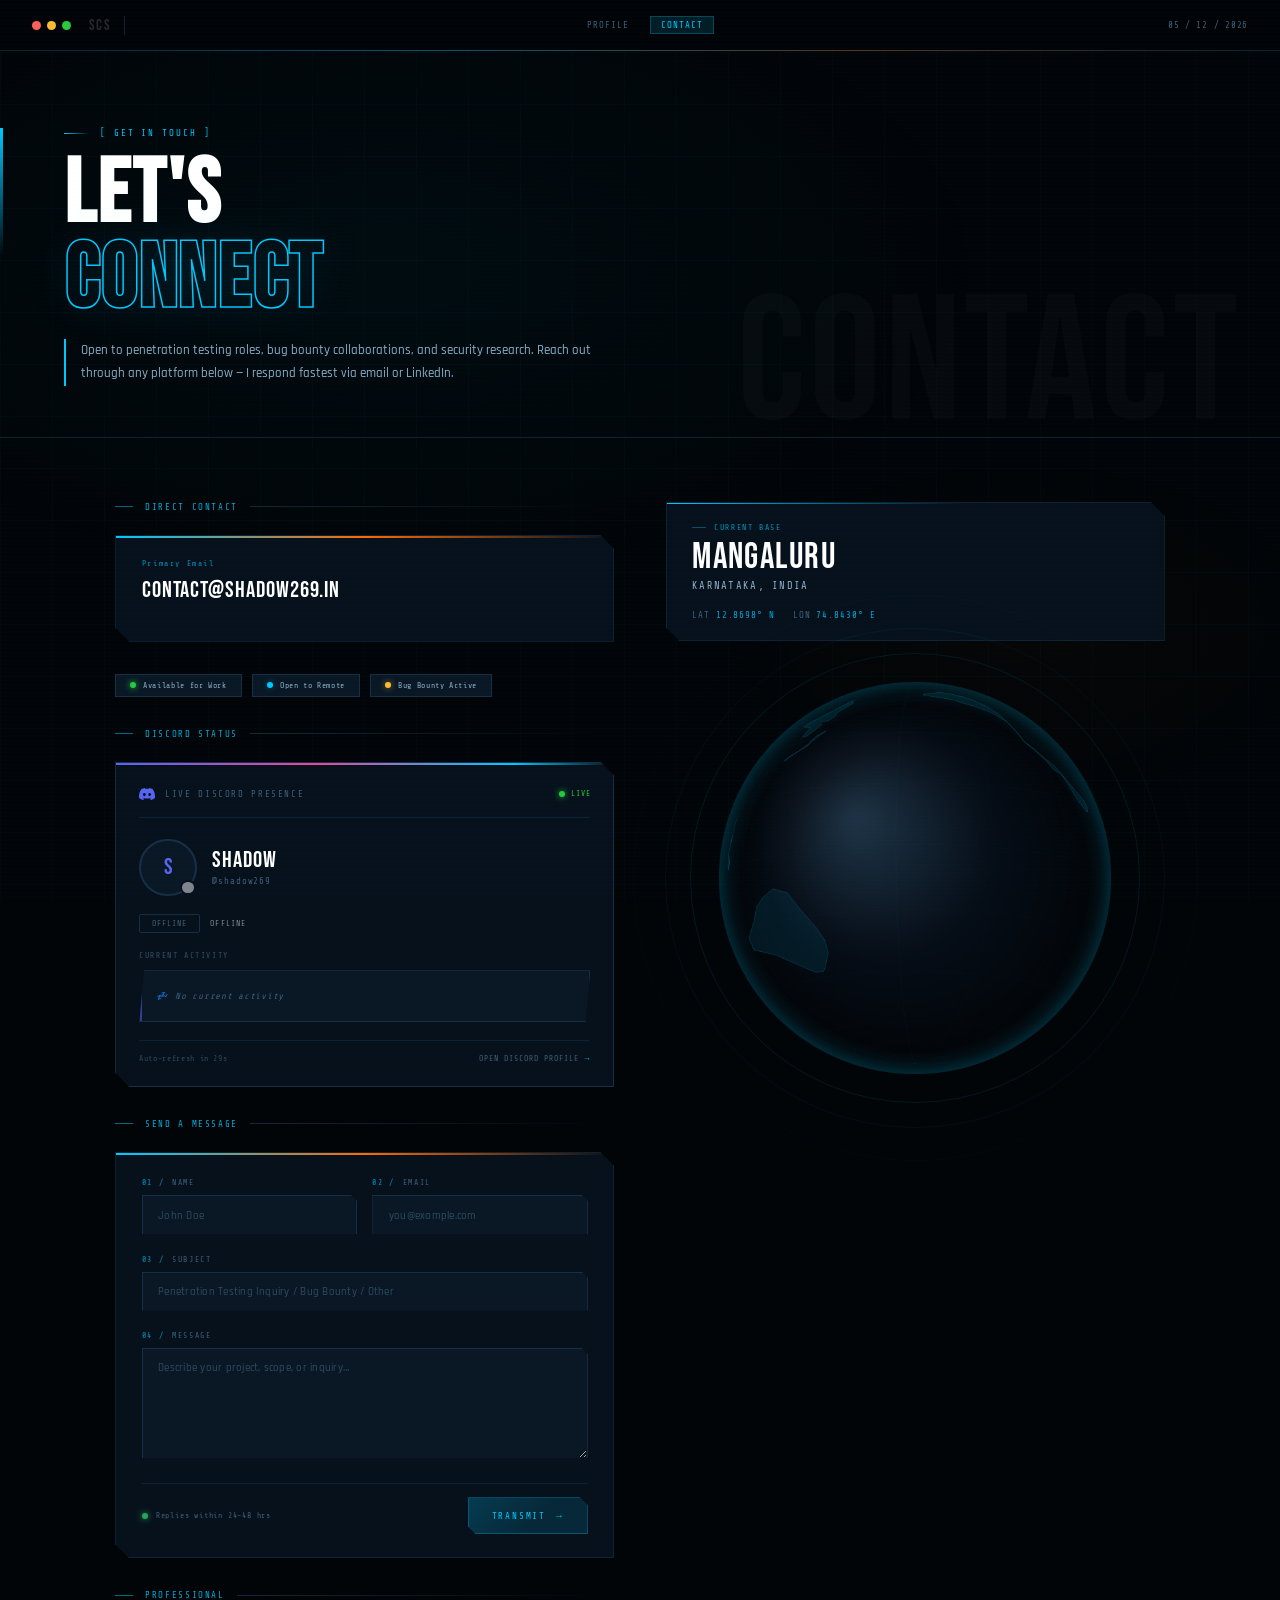
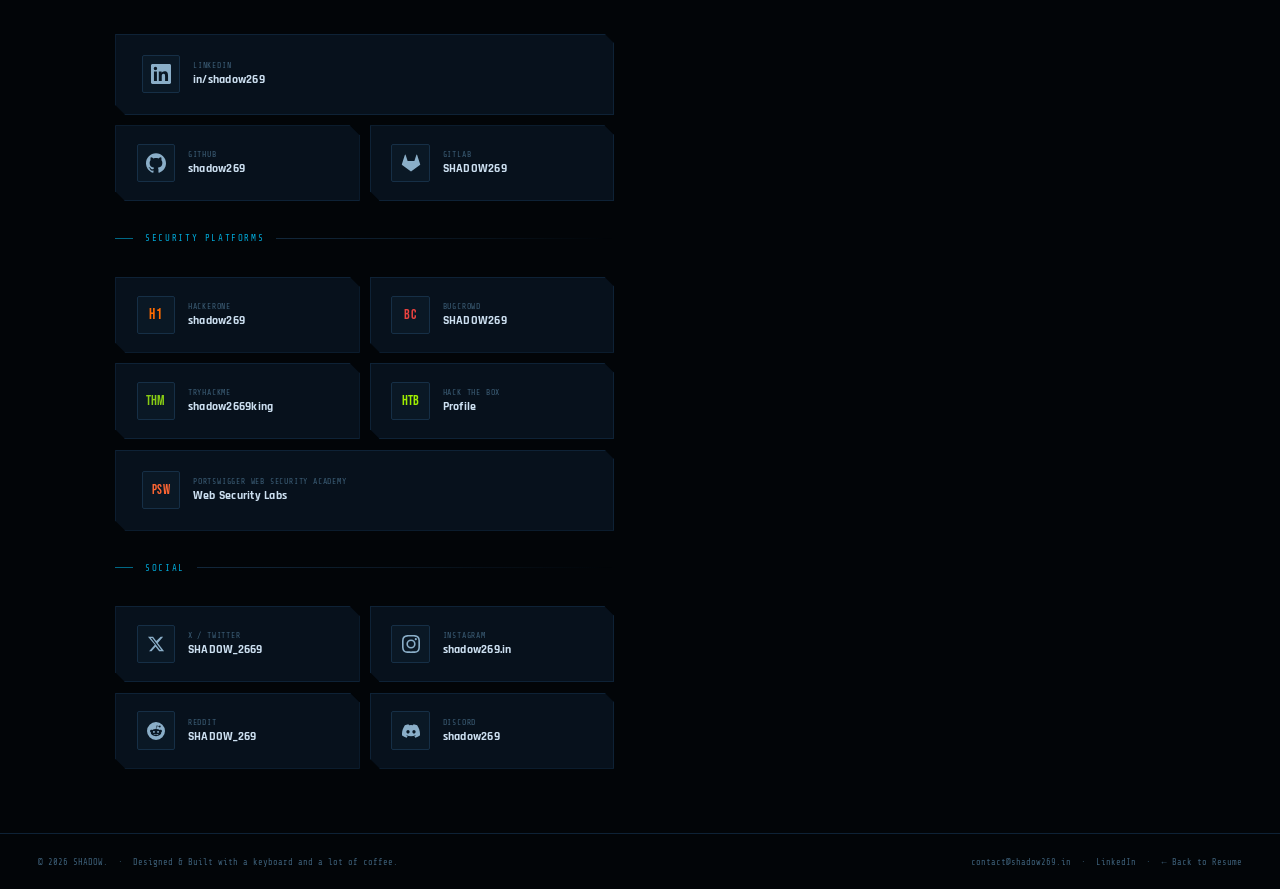
<file: OLD-VERSIONS/VERSION-2/contact.html>
<!DOCTYPE html>
<html lang="en">
<head>
<meta charset="UTF-8">
<meta name="viewport" content="width=device-width, initial-scale=1.0">
<title>Contact — Sakshith C Shetty</title>
<link href="https://fonts.googleapis.com/css2?family=Rajdhani:wght@400;500;600;700&family=Share+Tech+Mono&family=Bebas+Neue&display=swap" rel="stylesheet">
<link rel="shortcut icon" href="https://avatars.githubusercontent.com/u/197274423?v=4" type="image/x-icon">
<style>
  /* ═══════════════════════════════════════════
   TOKENS (identical to main site)
═══════════════════════════════════════════ */
:root {
  --bg:        #020508;
  --bg2:       #050b12;
  --surface:   #07111c;
  --surface2:  #0a1825;
  --border:    #0e2236;
  --border2:   #162f46;
  --cyan:      #00c8ff;
  --cyan-dim:  rgba(0,200,255,0.12);
  --cyan-glow: rgba(0,200,255,0.35);
  --cyan2:     #00fff7;
  --orange:    #ff6b00;
  --orange-dim:rgba(255,107,0,0.12);
  --text:      #ccdff0;
  --text2:     #8aaec8;
  --muted:     #3d5f78;
  --green:     #28c840;
  --lc-easy:   #00b8a3;
  --lc-med:    #ffc01e;
  --lc-hard:   #ff375f;
  --mono: 'Share Tech Mono', monospace;
  --display: 'Bebas Neue', sans-serif;
  --body: 'Rajdhani', sans-serif;
  --ease: cubic-bezier(0.23, 1, 0.32, 1);
}

*, *::before, *::after { box-sizing: border-box; margin: 0; padding: 0; }
html { scroll-behavior: smooth; font-size: clamp(14px, 1vw, 20px); }

body {
  background: var(--bg);
  color: var(--text);
  font-family: var(--body);
  min-height: 100vh;
  overflow-x: hidden;
  cursor: crosshair;
}

body::before {
  content: '';
  position: fixed; inset: 0;
  background-image:
    radial-gradient(ellipse 80% 60% at 30% 30%, rgba(0,200,255,0.04) 0%, transparent 60%),
    radial-gradient(ellipse 50% 40% at 80% 70%, rgba(255,107,0,0.025) 0%, transparent 50%),
    linear-gradient(rgba(0,200,255,0.022) 1px, transparent 1px),
    linear-gradient(90deg, rgba(0,200,255,0.022) 1px, transparent 1px);
  background-size: 100% 100%, 100% 100%, 52px 52px, 52px 52px;
  pointer-events: none; z-index: 0;
}

body::after {
  content: ''; position: fixed; inset: 0;
  background: repeating-linear-gradient(0deg, transparent, transparent 3px, rgba(0,200,255,0.01) 3px, rgba(0,200,255,0.01) 4px);
  pointer-events: none; z-index: 9999;
}

::-webkit-scrollbar { width: 4px; }
::-webkit-scrollbar-track { background: var(--bg); }
::-webkit-scrollbar-thumb { background: var(--border2); border-radius: 2px; }
::-webkit-scrollbar-thumb:hover { background: var(--cyan); }

/* ═══════════════════════════════════════════
   NAV
═══════════════════════════════════════════ */
nav {
  position: fixed; top: 0; left: 0; right: 0;
  height: clamp(48px, 4vw, 70px);
  display: flex; align-items: center; justify-content: space-between;
  padding: 0 clamp(20px, 2.5vw, 52px);
  background: rgba(2,5,8,0.92);
  border-bottom: 1px solid var(--border);
  backdrop-filter: blur(16px) saturate(1.5);
  z-index: 100; font-family: var(--mono);
}
nav::after {
  content: ''; position: absolute; bottom: -1px; left: 0; right: 0;
  height: 1px;
  background: linear-gradient(90deg, transparent, var(--cyan), var(--orange), transparent);
  opacity: 0.3;
}
.nav-dots { display: flex; gap: 6px; align-items: center; }
.dot { width: clamp(9px,.7vw,13px); height: clamp(9px,.7vw,13px); border-radius: 50%; cursor: pointer; transition: transform .2s, box-shadow .2s; }
.dot:hover { transform: scale(1.3); }
.dot-r { background: #ff5f57; } .dot-r:hover { box-shadow: 0 0 8px #ff5f57; }
.dot-y { background: #febc2e; } .dot-y:hover { box-shadow: 0 0 8px #febc2e; }
.dot-g { background: #28c840; } .dot-g:hover { box-shadow: 0 0 8px #28c840; }

.nav-mid { display: flex; align-items: center; gap: clamp(6px,1.5vw,24px); }
.nav-logo {
  font-family: var(--display); font-size: clamp(14px,1.2vw,22px);
  letter-spacing: 0.1em; color: rgba(255,255,255,0.15);
  padding-right: clamp(8px,1vw,18px); border-right: 1px solid var(--border);
  margin-right: clamp(4px,.6vw,12px); user-select: none;
  text-decoration: none;
}
.nav-links { display: flex; gap: clamp(14px,1.6vw,32px); }
.nav-links a {
  color: var(--muted); text-decoration: none;
  letter-spacing: 0.12em; text-transform: uppercase;
  font-size: clamp(9px,.65vw,13px); transition: color .25s; padding: 4px 0; position: relative;
}
.nav-links a::after { content: ''; position: absolute; bottom: 0; left: 0; width: 0; height: 1px; background: var(--cyan); transition: width .3s var(--ease); }
.nav-links a:hover { color: var(--text); }
.nav-links a:hover::after { width: 100%; }
.nav-links a.active { color: var(--text); }
.nav-links a.active::after { width: 100%; }
.nav-links a.nav-contact {
  color: var(--cyan); border: 1px solid rgba(0,200,255,0.25); padding: 3px 10px;
  transition: all .25s; background: var(--cyan-dim);
}
.nav-links a.nav-contact::after { display: none; }
.nav-links a.nav-contact:hover { border-color: var(--cyan); box-shadow: 0 0 12px var(--cyan-glow); }

.nav-right { display: flex; align-items: center; gap: 16px; }
.nav-status { display: flex; align-items: center; gap: 6px; font-size: clamp(8px,.6vw,11px); color: #28c840; letter-spacing: .1em; }
.nav-status::before { content: ''; width: 6px; height: 6px; border-radius: 50%; background: #28c840; box-shadow: 0 0 6px #28c840; animation: blip 2s ease infinite; }
.nav-date { color: var(--muted); letter-spacing: .08em; font-size: clamp(9px,.65vw,12px); }
@keyframes blip { 0%,100%{opacity:1} 50%{opacity:.3} }

/* ═══════════════════════════════════════════
   PAGE HERO HEADER
═══════════════════════════════════════════ */
.page-header {
  position: relative; z-index: 1;
  padding: clamp(90px,10vw,140px) clamp(24px,5vw,80px) clamp(40px,4vw,64px);
  border-bottom: 1px solid var(--border);
  display: flex; flex-direction: column; gap: clamp(10px,1.2vw,18px);
  overflow: hidden;
}
.page-header::before {
  content: ''; position: absolute; left: 0; top: clamp(90px,10vw,140px);
  width: 3px; height: clamp(70px,10vw,140px);
  background: linear-gradient(180deg, var(--cyan), transparent);
}

.page-bg-text {
  position: absolute; bottom: -0.1em; right: clamp(16px,3vw,48px);
  font-family: var(--display);
  font-size: clamp(80px,14vw,240px);
  letter-spacing: 0.02em;
  color: rgba(255,255,255,0.025);
  line-height: 1; user-select: none; pointer-events: none;
  white-space: nowrap;
}

.page-tag {
  font-family: var(--mono); font-size: clamp(9px,.7vw,13px);
  color: var(--cyan); letter-spacing: .22em; text-transform: uppercase;
  display: flex; align-items: center; gap: 10px; opacity: .9;
}
.page-tag::before { content: ''; width: clamp(14px,2vw,28px); height: 1px; background: linear-gradient(90deg, var(--cyan), transparent); }

.page-title {
  font-family: var(--display);
  font-size: clamp(52px,7vw,120px);
  line-height: .95; letter-spacing: .02em; color: #fff;
  position: relative; z-index: 1;
}
.page-title .accent {
  color: transparent;
  -webkit-text-stroke: 1.5px var(--cyan);
  filter: drop-shadow(0 0 20px var(--cyan-glow));
}

.page-desc {
  font-size: clamp(13px,1vw,17px); color: var(--text2);
  line-height: 1.8; font-weight: 500; max-width: 540px;
  padding-left: clamp(12px,1.2vw,20px);
  border-left: 2px solid var(--cyan);
  position: relative; z-index: 1;
}

/* ═══════════════════════════════════════════
   MAIN LAYOUT
═══════════════════════════════════════════ */
main {
  position: relative; z-index: 1;
  max-width: clamp(900px,88vw,1440px);
  margin: 0 auto;
  padding: clamp(48px,5vw,90px) clamp(20px,3vw,60px);
  display: grid;
  grid-template-columns: 1fr 1fr;
  gap: clamp(32px,4vw,72px);
  align-items: start;
}

@media (max-width: 900px) {
  main { grid-template-columns: 1fr; }
}

/* ═══════════════════════════════════════════
   SECTION LABEL
═══════════════════════════════════════════ */
.sec-label {
  font-family: var(--mono); font-size: clamp(9px,.65vw,13px);
  color: var(--cyan); letter-spacing: .18em; text-transform: uppercase;
  display: flex; align-items: center; gap: 12px;
  margin-bottom: clamp(18px,1.8vw,30px); opacity: .85;
}
.sec-label::before { content: ''; width: 18px; height: 1px; background: var(--cyan); opacity: .6; }
.sec-label::after { content: ''; flex: 1; height: 1px; background: linear-gradient(90deg, var(--border2), transparent); }

/* ═══════════════════════════════════════════
   CONTACT CARDS GRID
═══════════════════════════════════════════ */
.contact-col { display: flex; flex-direction: column; gap: clamp(24px,2.5vw,44px); }

.contact-grid {
  display: grid;
  grid-template-columns: repeat(auto-fill, minmax(clamp(180px,16vw,260px), 1fr));
  gap: clamp(8px,.8vw,14px);
}

.contact-card {
  background: var(--surface);
  border: 1px solid var(--border);
  padding: clamp(14px,1.4vw,22px) clamp(16px,1.6vw,24px);
  display: flex; align-items: center; gap: clamp(10px,1vw,16px);
  text-decoration: none;
  position: relative; overflow: hidden;
  clip-path: polygon(0 0, calc(100% - 10px) 0, 100% 10px, 100% 100%, 10px 100%, 0 calc(100% - 10px));
  transition: background .3s, border-color .3s;
  cursor: pointer;
}
.contact-card::before {
  content: ''; position: absolute;
  inset: 0;
  background: linear-gradient(135deg, var(--cyan-dim) 0%, transparent 60%);
  opacity: 0; transition: opacity .3s;
}
.contact-card::after {
  content: ''; position: absolute;
  top: 0; left: 0; right: 0; height: 1px;
  background: linear-gradient(90deg, var(--cyan), transparent 60%);
  opacity: 0; transition: opacity .3s;
}
.contact-card:hover { background: var(--surface2); border-color: var(--border2); }
.contact-card:hover::before { opacity: 1; }
.contact-card:hover::after { opacity: .7; }
.contact-card:hover .card-arrow { transform: translateX(3px); opacity: 1; }
.contact-card:hover .card-icon { color: var(--cyan); }

.card-icon-wrap {
  width: clamp(32px,3vw,48px); height: clamp(32px,3vw,48px);
  background: var(--surface2); border: 1px solid var(--border2);
  border-radius: 2px; display: flex; align-items: center; justify-content: center;
  flex-shrink: 0; position: relative; z-index: 1;
  transition: border-color .3s, background .3s;
}
.contact-card:hover .card-icon-wrap { border-color: rgba(0,200,255,0.3); background: rgba(0,200,255,0.06); }

.card-icon {
  font-size: clamp(14px,1.4vw,20px); color: var(--text2);
  transition: color .3s; display: flex; align-items: center; justify-content: center;
  line-height: 1;
}

.card-body { flex: 1; min-width: 0; position: relative; z-index: 1; }
.card-platform {
  font-family: var(--mono); font-size: clamp(8px,.62vw,12px);
  color: var(--muted); letter-spacing: .1em; text-transform: uppercase; margin-bottom: 2px;
}
.card-handle {
  font-size: clamp(12px,.95vw,17px); font-weight: 700;
  color: var(--text); letter-spacing: .02em; white-space: nowrap;
  overflow: hidden; text-overflow: ellipsis;
}

.card-arrow {
  font-size: clamp(12px,1vw,16px); color: var(--cyan); opacity: 0;
  transition: transform .25s var(--ease), opacity .25s;
  flex-shrink: 0; position: relative; z-index: 1;
  font-family: var(--mono);
}

.category-group { display: flex; flex-direction: column; gap: clamp(8px,.8vw,14px); }
.cat-label {
  font-family: var(--mono); font-size: clamp(8px,.6vw,11px);
  color: var(--orange); letter-spacing: .2em; text-transform: uppercase;
  display: flex; align-items: center; gap: 8px; margin-bottom: 2px;
}
.cat-label::before { content: ''; width: 10px; height: 1px; background: var(--orange); opacity: .6; }

.contact-card.featured {
  grid-column: span 2;
  padding: clamp(16px,1.6vw,26px) clamp(20px,2vw,32px);
}
@media (max-width: 500px) { .contact-card.featured { grid-column: span 1; } }

.direct-card {
  background: var(--surface);
  border: 1px solid var(--border);
  padding: clamp(18px,1.8vw,32px) clamp(20px,2vw,36px);
  position: relative; overflow: hidden;
  clip-path: polygon(0 0, calc(100% - 14px) 0, 100% 14px, 100% 100%, 14px 100%, 0 calc(100% - 14px));
}
.direct-card::before {
  content: ''; position: absolute; top: 0; left: 0; right: 0;
  height: 2px; background: linear-gradient(90deg, var(--cyan), var(--orange), transparent);
}
.direct-label { font-family: var(--mono); font-size: clamp(8px,.6vw,11px); color: var(--cyan); letter-spacing: .2em; margin-bottom: clamp(6px,.6vw,10px); opacity: .7; }
.direct-value {
  font-family: var(--display); font-size: clamp(18px,1.8vw,30px);
  letter-spacing: .04em; color: #fff; text-decoration: none;
  transition: color .2s; display: block;
}
.direct-value:hover { color: var(--cyan); }
.direct-sub { font-family: var(--mono); font-size: clamp(9px,.7vw,13px); color: var(--muted); margin-top: 4px; }

.avail-row { display: flex; gap: clamp(8px,.8vw,14px); flex-wrap: wrap; }
.avail-badge {
  display: flex; align-items: center; gap: 7px;
  font-family: var(--mono); font-size: clamp(8px,.62vw,12px);
  color: var(--text2); background: var(--surface2);
  border: 1px solid var(--border2); padding: 6px 14px;
  letter-spacing: .08em;
}
.avail-dot { width: 6px; height: 6px; border-radius: 50%; flex-shrink: 0; animation: blip 2s ease infinite; }
.avail-dot.green { background: #28c840; box-shadow: 0 0 6px #28c840; }
.avail-dot.cyan  { background: var(--cyan); box-shadow: 0 0 6px var(--cyan-glow); animation-delay: .4s; }
.avail-dot.amber { background: #ffbb33; box-shadow: 0 0 6px rgba(255,187,51,0.6); animation-delay: .8s; }

/* ═══════════════════════════════════════════
   DISCORD STATUS CARD (Contact Page)
═══════════════════════════════════════════ */
.discord-status-card {
  background: var(--surface);
  border: 1px solid var(--border2);
  position: relative; overflow: hidden;
  clip-path: polygon(0 0, calc(100% - 14px) 0, 100% 14px, 100% 100%, 14px 100%, 0 calc(100% - 14px));
  transition: border-color .3s, background .3s;
}
.discord-status-card::before {
  content: ''; position: absolute; top: 0; left: 0; right: 0; height: 2px;
  background: linear-gradient(90deg, #5865F2, #EB459E 40%, var(--cyan) 80%, transparent);
  z-index: 2;
}
.discord-status-card:hover { background: var(--surface2); border-color: rgba(88,101,242,.3); }

.ds-card-inner { padding: clamp(18px,1.8vw,28px); }

.ds-card-header {
  display: flex; align-items: center; gap: 10px;
  margin-bottom: clamp(16px,1.6vw,24px);
  padding-bottom: clamp(12px,1.2vw,18px);
  border-bottom: 1px solid var(--border);
}
.ds-card-header svg { width: 16px; height: 16px; flex-shrink: 0; color: #5865F2; fill: currentColor; }
.ds-header-label {
  font-family: var(--mono); font-size: clamp(9px,.65vw,12px);
  color: var(--muted); letter-spacing: .18em; text-transform: uppercase; flex: 1;
}
.ds-live-wrap {
  display: flex; align-items: center; gap: 6px;
  font-family: var(--mono); font-size: clamp(8px,.6vw,11px);
  color: #28c840; letter-spacing: .1em;
}
.ds-live-dot {
  width: 6px; height: 6px; border-radius: 50%;
  background: #28c840; box-shadow: 0 0 6px #28c840;
  animation: blip 2s ease infinite;
}

/* Profile row */
.ds-profile-row {
  display: flex; align-items: center; gap: clamp(12px,1.2vw,18px);
  margin-bottom: clamp(14px,1.4vw,22px);
}
.ds-avatar-wrap { position: relative; flex-shrink: 0; }
.ds-avatar {
  width: clamp(48px,4.5vw,64px); height: clamp(48px,4.5vw,64px);
  border-radius: 50%; overflow: hidden; background: var(--surface2);
  border: 2px solid var(--border2); display: flex; align-items: center;
  justify-content: center; font-family: var(--display);
  font-size: clamp(18px,1.8vw,26px); color: #5865F2;
  transition: border-color .3s;
}
.discord-status-card:hover .ds-avatar { border-color: rgba(88,101,242,.5); }

/* Status dot on avatar */
.ds-status-dot-avatar {
  position: absolute; bottom: 1px; right: 1px;
  width: clamp(12px,1.2vw,16px); height: clamp(12px,1.2vw,16px);
  border-radius: 50%; border: 2px solid var(--surface);
  background: #80848e; transition: background .4s, box-shadow .4s;
}

.ds-user-info { flex: 1; min-width: 0; }
.ds-username {
  font-family: var(--display); font-size: clamp(18px,1.8vw,28px);
  color: #fff; letter-spacing: .04em; line-height: 1;
  white-space: nowrap; overflow: hidden; text-overflow: ellipsis;
}
.ds-handle {
  font-family: var(--mono); font-size: clamp(9px,.68vw,12px);
  color: var(--muted); letter-spacing: .1em; margin-top: 4px;
}

/* Status badge row */
.ds-status-row {
  display: flex; align-items: center; gap: clamp(8px,.8vw,12px);
  margin-bottom: clamp(14px,1.4vw,20px);
  flex-wrap: wrap;
}
.ds-badge {
  display: inline-flex; align-items: center; gap: 6px;
  font-family: var(--mono); font-size: clamp(8px,.6vw,11px);
  letter-spacing: .12em; text-transform: uppercase;
  padding: 4px 12px; border: 1px solid; border-radius: 2px;
  transition: all .4s;
}
.ds-badge-online  { color: #23a55a; border-color: rgba(35,165,90,.35);  background: rgba(35,165,90,.06);  }
.ds-badge-idle    { color: #f0b232; border-color: rgba(240,178,50,.35); background: rgba(240,178,50,.06); }
.ds-badge-dnd     { color: #f23f43; border-color: rgba(242,63,67,.35);  background: rgba(242,63,67,.06);  }
.ds-badge-offline { color: var(--muted); border-color: var(--border2); background: transparent; }

.ds-status-dot {
  width: 8px; height: 8px; border-radius: 50%;
  transition: background .4s, box-shadow .4s;
  flex-shrink: 0;
}
.ds-status-label {
  font-family: var(--mono); font-size: clamp(8px,.6vw,11px);
  letter-spacing: .15em; text-transform: uppercase;
  transition: color .4s;
}
@keyframes dsBlip { 0%,100%{opacity:1} 50%{opacity:.4} }

/* Activity section */
.ds-section-label {
  font-family: var(--mono); font-size: clamp(8px,.62vw,11px);
  color: var(--muted); letter-spacing: .2em; text-transform: uppercase;
  margin-bottom: clamp(8px,.8vw,12px); opacity: .8;
}

.ds-activity-wrap {
  background: var(--surface2); border: 1px solid var(--border2);
  padding: clamp(10px,1vw,16px) clamp(12px,1.2vw,18px);
  position: relative; overflow: hidden;
  min-height: 52px; display: flex; align-items: center;
  clip-path: polygon(5px 0%, 100% 0%, calc(100% - 5px) 100%, 0% 100%);
  margin-bottom: clamp(14px,1.4vw,20px);
  transition: border-color .3s;
}
.ds-activity-wrap::before {
  content: ''; position: absolute; top: 0; left: 0; width: 2px; height: 100%;
  background: #5865F2; opacity: .5;
}
.ds-act-row { display: flex; align-items: flex-start; gap: 10px; width: 100%; }
.ds-act-icon { font-size: clamp(16px,1.6vw,22px); flex-shrink: 0; }
.ds-act-body { flex: 1; min-width: 0; }
.ds-act-name {
  font-family: var(--display); font-size: clamp(14px,1.3vw,20px);
  color: #fff; letter-spacing: .04em; line-height: 1.1;
  white-space: nowrap; overflow: hidden; text-overflow: ellipsis;
}
.ds-act-detail {
  font-family: var(--mono); font-size: clamp(9px,.68vw,12px);
  color: var(--muted); margin-top: 3px; letter-spacing: .04em;
  white-space: nowrap; overflow: hidden; text-overflow: ellipsis;
}
.ds-act-idle {
  font-family: var(--mono); font-size: clamp(9px,.68vw,12px);
  color: var(--muted); letter-spacing: .08em;
  display: flex; align-items: center; gap: 8px; font-style: italic;
}

/* Footer row: timer + link */
.ds-footer-row {
  display: flex; align-items: center; justify-content: space-between;
  padding-top: clamp(10px,1vw,16px); border-top: 1px solid var(--border);
  gap: 12px; flex-wrap: wrap;
}
.ds-timer {
  font-family: var(--mono); font-size: clamp(8px,.6vw,11px);
  color: var(--muted); letter-spacing: .08em; opacity: .7;
}
.ds-view-link {
  display: inline-flex; align-items: center; gap: 6px;
  text-decoration: none; font-family: var(--mono);
  font-size: clamp(8px,.62vw,12px); color: var(--muted);
  letter-spacing: .12em; text-transform: uppercase;
  transition: color .25s;
}
.ds-view-link:hover { color: var(--cyan); }
.ds-view-link .arr { color: var(--cyan); transition: transform .25s var(--ease); }
.ds-view-link:hover .arr { transform: translateX(3px); }

/* ═══════════════════════════════════════════
   GLOBE COLUMN
═══════════════════════════════════════════ */
.globe-col { display: flex; flex-direction: column; gap: clamp(24px,2.5vw,44px); position: sticky; top: clamp(80px,8vw,120px); }

.location-card {
  background: var(--surface); border: 1px solid var(--border);
  padding: clamp(16px,1.6vw,28px) clamp(20px,2vw,36px);
  position: relative; overflow: hidden;
  clip-path: polygon(0 0, calc(100% - 14px) 0, 100% 14px, 100% 100%, 14px 100%, 0 calc(100% - 14px));
}
.location-card::before { content: ''; position: absolute; top: 0; left: 0; right: 0; height: 1px; background: linear-gradient(90deg, var(--cyan), transparent 60%); }

.loc-label { font-family: var(--mono); font-size: clamp(8px,.6vw,11px); color: var(--cyan); letter-spacing: .2em; text-transform: uppercase; margin-bottom: clamp(6px,.6vw,10px); opacity: .7; display: flex; align-items: center; gap: 8px; }
.loc-label::before { content: ''; width: 14px; height: 1px; background: var(--cyan); opacity: .5; }
.loc-city { font-family: var(--display); font-size: clamp(26px,2.8vw,52px); color: #fff; letter-spacing: .04em; line-height: 1; margin-bottom: 4px; }
.loc-country { font-family: var(--mono); font-size: clamp(10px,.82vw,15px); color: var(--text2); letter-spacing: .12em; margin-bottom: clamp(14px,1.4vw,22px); }
.loc-coords { font-family: var(--mono); font-size: clamp(9px,.7vw,13px); color: var(--muted); letter-spacing: .1em; display: flex; gap: 18px; flex-wrap: wrap; }
.loc-coords span { color: var(--cyan); opacity: .8; }

.globe-wrap { position: relative; width: 100%; aspect-ratio: 1; max-width: clamp(280px,32vw,520px); margin: 0 auto; }
#globe-canvas { width: 100%; height: 100%; display: block; border-radius: 50%; cursor: grab; }
#globe-canvas:active { cursor: grabbing; }

.globe-ring { position: absolute; border-radius: 50%; background: transparent; border: 1px solid rgba(0,200,255,0.1); animation: ringPulse 4s ease-in-out infinite; }
.globe-ring:nth-child(1) { inset: -5%; }
.globe-ring:nth-child(2) { inset: -11%; border-color: rgba(0,200,255,0.055); animation-delay: .8s; }
.globe-ring:nth-child(3) { inset: -19%; border-color: rgba(0,200,255,0.025); animation-delay: 1.6s; }
@keyframes ringPulse { 0%,100%{opacity:.6; transform:scale(1)} 50%{opacity:1; transform:scale(1.012)} }

.globe-tooltip {
  position: absolute; background: rgba(7,17,28,0.95); border: 1px solid var(--cyan);
  padding: 8px 14px; font-family: var(--mono); font-size: clamp(9px,.65vw,12px);
  color: var(--cyan); letter-spacing: .08em; white-space: nowrap; pointer-events: none;
  opacity: 0; transform: translateY(6px); transition: opacity .25s, transform .25s;
  z-index: 10; clip-path: polygon(0 0, calc(100% - 8px) 0, 100% 8px, 100% 100%, 0 100%);
  box-shadow: 0 0 20px rgba(0,200,255,0.2);
}
.globe-tooltip.visible { opacity: 1; transform: translateY(0); }
.globe-tooltip::before { content: '◈ '; color: var(--orange); }

/* ═══════════════════════════════════════════
   FOOTER
═══════════════════════════════════════════ */
footer {
  position: relative; z-index: 1; border-top: 1px solid var(--border);
  padding: clamp(18px,1.8vw,32px) clamp(20px,3vw,60px);
  display: flex; justify-content: space-between; align-items: center;
  font-family: var(--mono); font-size: clamp(8.5px,.68vw,13px);
  color: var(--muted); gap: 16px; flex-wrap: wrap;
}
footer a { color: var(--muted); text-decoration: none; transition: color .2s; }
footer a:hover { color: var(--cyan); }

/* ═══════════════════════════════════════════
   CONTACT FORM CARD
═══════════════════════════════════════════ */
.contact-form-card {
  background: var(--surface);
  border: 1px solid var(--border);
  position: relative; overflow: hidden;
  clip-path: polygon(0 0, calc(100% - 14px) 0, 100% 14px, 100% 100%, 14px 100%, 0 calc(100% - 14px));
}

.form-top-bar {
  height: 2px;
  background: linear-gradient(90deg, var(--cyan), var(--orange) 50%, transparent);
}

.contact-form {
  padding: clamp(18px,1.8vw,32px) clamp(20px,2vw,36px);
  display: flex; flex-direction: column; gap: clamp(16px,1.6vw,26px);
}

.form-row {
  display: grid;
  grid-template-columns: 1fr 1fr;
  gap: clamp(12px,1.2vw,20px);
}
@media (max-width: 600px) { .form-row { grid-template-columns: 1fr; } }

.form-group { display: flex; flex-direction: column; gap: 8px; }

.form-label {
  font-family: var(--mono); font-size: clamp(8px,.62vw,11px);
  color: var(--muted); letter-spacing: .2em; text-transform: uppercase;
  display: flex; align-items: center; gap: 8px;
}
.form-label-prefix { color: var(--cyan); opacity: .7; }

.form-input-wrap { position: relative; }

.form-input {
  width: 100%; background: var(--surface2);
  border: 1px solid var(--border2); border-bottom: none;
  color: var(--text); font-family: var(--body); font-size: clamp(12px,.95vw,16px);
  font-weight: 500; padding: clamp(9px,.9vw,14px) clamp(12px,1.2vw,18px);
  outline: none; transition: border-color .25s, background .25s;
  clip-path: polygon(0 0, calc(100% - 6px) 0, 100% 6px, 100% 100%, 0 100%);
  letter-spacing: .02em;
  -webkit-appearance: none; appearance: none;
}
.form-input::placeholder { color: var(--muted); font-size: clamp(11px,.85vw,14px); opacity: .7; }
.form-input:focus { background: rgba(0,200,255,0.03); border-color: rgba(0,200,255,0.25); }
.form-input:focus + .form-input-border { width: 100%; }

.form-textarea { resize: vertical; min-height: 110px; font-family: var(--body); }

.form-input-border {
  position: absolute; bottom: 0; left: 0;
  height: 1px; width: 0%;
  background: linear-gradient(90deg, var(--cyan), var(--orange) 70%, transparent);
  transition: width .4s var(--ease);
}

/* Filled / valid state */
.form-input:not(:placeholder-shown):valid {
  border-color: rgba(0,200,255,0.18);
}
.form-input:not(:placeholder-shown):valid + .form-input-border {
  width: 100%;
  background: linear-gradient(90deg, #23a55a, var(--cyan) 70%, transparent);
}

.form-footer {
  display: flex; align-items: center; justify-content: space-between;
  gap: 12px; flex-wrap: wrap;
  padding-top: clamp(10px,1vw,16px);
  border-top: 1px solid var(--border);
}

.form-note {
  display: flex; align-items: center; gap: 8px;
  font-family: var(--mono); font-size: clamp(8px,.62vw,12px);
  color: var(--muted); letter-spacing: .1em;
}
.form-note-dot {
  width: 6px; height: 6px; border-radius: 50%;
  background: #23a55a; box-shadow: 0 0 6px #23a55a;
  animation: blip 2s ease infinite;
  flex-shrink: 0;
}

.form-submit {
  position: relative; overflow: hidden;
  display: inline-flex; align-items: center; gap: 10px;
  background: var(--cyan-dim); border: 1px solid rgba(0,200,255,0.3);
  color: var(--cyan); font-family: var(--mono);
  font-size: clamp(9px,.7vw,13px); letter-spacing: .2em; text-transform: uppercase;
  padding: clamp(9px,.9vw,14px) clamp(18px,1.8vw,30px);
  cursor: pointer; transition: all .3s var(--ease);
  clip-path: polygon(0 0, calc(100% - 8px) 0, 100% 8px, 100% 100%, 8px 100%, 0 calc(100% - 8px));
}
.form-submit:hover {
  background: rgba(0,200,255,0.18);
  border-color: var(--cyan);
  box-shadow: 0 0 20px var(--cyan-glow);
}
.form-submit:hover .submit-arrow { transform: translateX(4px); }
.form-submit:active { transform: scale(0.97); }

.submit-label { position: relative; z-index: 1; }
.submit-arrow {
  position: relative; z-index: 1;
  transition: transform .3s var(--ease); font-size: 1.1em;
}
.submit-glow {
  position: absolute; inset: 0;
  background: linear-gradient(135deg, rgba(0,200,255,0.12) 0%, transparent 60%);
  pointer-events: none;
}

/* Sending / sent states */
.form-submit.sending { opacity: .6; pointer-events: none; }
.form-submit.sent {
  background: rgba(35,165,90,0.12);
  border-color: rgba(35,165,90,.4);
  color: #23a55a;
}

/* Success screen */
.form-success {
  padding: clamp(40px,5vw,72px) clamp(20px,2vw,36px);
  display: flex; flex-direction: column; align-items: center;
  gap: clamp(10px,1vw,16px); text-align: center;
}
.form-success-icon {
  width: clamp(48px,5vw,72px); height: clamp(48px,5vw,72px);
  border-radius: 50%; border: 2px solid #23a55a;
  background: rgba(35,165,90,0.08);
  display: flex; align-items: center; justify-content: center;
  font-size: clamp(20px,2vw,30px); color: #23a55a;
  box-shadow: 0 0 24px rgba(35,165,90,0.25);
  animation: fadeUp .5s var(--ease) forwards;
}
.form-success-title {
  font-family: var(--display); font-size: clamp(20px,2vw,34px);
  color: #fff; letter-spacing: .08em;
}
.form-success-sub {
  font-family: var(--mono); font-size: clamp(9px,.72vw,13px);
  color: var(--muted); letter-spacing: .1em;
}

/* ═══════════════════════════════════════════
   FADE-UP ANIMATION
═══════════════════════════════════════════ */
.fade-up { opacity: 0; transform: translateY(20px); }
@keyframes fadeUp { to { opacity:1; transform:translateY(0); } }
.d1{animation-delay:.08s} .d2{animation-delay:.16s} .d3{animation-delay:.24s}
.d4{animation-delay:.32s} .d5{animation-delay:.40s} .d6{animation-delay:.48s}

/* ═══ Responsive ═══ */
@media (max-width: 768px) {
  .nav-mid, .nav-status, .nav-date { display: none; }
  footer { flex-direction: column; align-items: flex-start; }
  .ds-footer-row { flex-direction: column; align-items: flex-start; gap: 8px; }
}
</style>

</head>
<body>

<!-- NAV -->
<nav>
  <div style="display:flex;align-items:center;gap:clamp(10px,1.4vw,22px)">
    <div class="nav-dots">
      <div class="dot dot-r"></div>
      <div class="dot dot-y"></div>
      <div class="dot dot-g"></div>
    </div>
    <a href="/" class="nav-logo">SCS</a>
  </div>
  <div class="nav-mid">
    <div class="nav-links">
      <a href="/OLD-VERSIONS/VERSION-2/index.html">PROFILE</a>
      <a href="/OLD-VERSIONS/VERSION-2/contact.html" class="nav-contact active">CONTACT</a>
    </div>
  </div>
  <div class="nav-right">
    <div class="nav-date" id="nav-date"></div>
  </div>
</nav>

<!-- PAGE HEADER -->
<div class="page-header">
  <div class="page-bg-text">CONTACT</div>
  <div class="page-tag fade-up d1">[ Get In Touch ]</div>
  <h1 class="page-title fade-up d2">LET'S<br><span class="accent">CONNECT</span></h1>
  <p class="page-desc fade-up d3">
    Open to penetration testing roles, bug bounty collaborations, and security research. Reach out through any platform below — I respond fastest via email or LinkedIn.
  </p>
</div>

<!-- MAIN GRID -->
<main>

  <!-- ═══ LEFT: CONTACT CARDS ═══ -->
  <div class="contact-col">

    <!-- Direct contact -->
    <div class="fade-up d1">
      <div class="sec-label">Direct Contact</div>
      <div class="direct-card">
        <div class="direct-label">Primary Email</div>
        <a class="direct-value" href="mailto:contact@shadow269.in">contact@shadow269.in</a>
        <div class="direct-sub">&nbsp;</div>
      </div>
    </div>

    <!-- Availability -->
    <div class="fade-up d2">
      <div class="avail-row">
        <div class="avail-badge"><span class="avail-dot green"></span>Available for Work</div>
        <div class="avail-badge"><span class="avail-dot cyan"></span>Open to Remote</div>
        <div class="avail-badge"><span class="avail-dot amber"></span>Bug Bounty Active</div>
      </div>
    </div>

    <!-- ═══ DISCORD LIVE STATUS ═══ -->
    <div class="fade-up d2">
      <div class="sec-label">Discord Status</div>
      <div class="discord-status-card">
        <div class="ds-card-inner">

          <!-- Card header -->
          <div class="ds-card-header">
            <svg viewBox="0 0 24 24" xmlns="http://www.w3.org/2000/svg">
              <path d="M20.317 4.492c-1.53-.69-3.17-1.2-4.885-1.49a.075.075 0 0 0-.079.036c-.21.369-.444.85-.608 1.23a18.566 18.566 0 0 0-5.487 0 12.36 12.36 0 0 0-.617-1.23A.077.077 0 0 0 8.562 3c-1.714.29-3.354.8-4.885 1.491a.07.07 0 0 0-.032.027C.533 9.093-.32 13.555.099 17.961a.08.08 0 0 0 .031.055 20.03 20.03 0 0 0 5.993 2.98.078.078 0 0 0 .084-.026c.462-.62.874-1.275 1.226-1.963.021-.04.001-.088-.041-.104a13.201 13.201 0 0 1-1.872-.878.075.075 0 0 1-.008-.125c.126-.093.252-.19.372-.287a.075.075 0 0 1 .078-.01c3.927 1.764 8.18 1.764 12.061 0a.075.075 0 0 1 .079.009c.12.098.245.195.372.288a.075.075 0 0 1-.006.125c-.598.344-1.22.635-1.873.877a.075.075 0 0 0-.041.105c.36.687.772 1.341 1.225 1.962a.077.077 0 0 0 .084.028 19.963 19.963 0 0 0 6.002-2.981.076.076 0 0 0 .032-.054c.5-5.094-.838-9.52-3.549-13.442a.06.06 0 0 0-.031-.028zM8.02 15.278c-1.182 0-2.157-1.069-2.157-2.38 0-1.312.956-2.38 2.157-2.38 1.21 0 2.176 1.077 2.157 2.38 0 1.312-.956 2.38-2.157 2.38zm7.975 0c-1.183 0-2.157-1.069-2.157-2.38 0-1.312.955-2.38 2.157-2.38 1.21 0 2.176 1.077 2.157 2.38 0 1.312-.946 2.38-2.157 2.38z"/>
            </svg>
            <span class="ds-header-label">Live Discord Presence</span>
            <div class="ds-live-wrap">
              <div class="ds-live-dot"></div>
              LIVE
            </div>
          </div>

          <!-- Profile row -->
          <div class="ds-profile-row">
            <div class="ds-avatar-wrap">
              <div class="ds-avatar" id="ds-avatar">S</div>
              <div class="ds-status-dot-avatar" id="ds-status-dot"></div>
            </div>
            <div class="ds-user-info">
              <div class="ds-username" id="ds-username">SHADOW</div>
              <div class="ds-handle" id="ds-handle">@shadow269</div>
            </div>
          </div>

          <!-- Status badge -->
          <div class="ds-status-row">
            <div class="ds-badge ds-badge-offline" id="ds-status-badge">OFFLINE</div>
            <span class="ds-status-label" id="ds-status-label" style="color:var(--muted)">OFFLINE</span>
          </div>

          <!-- Activity -->
          <div class="ds-section-label">Current Activity</div>
          <div class="ds-activity-wrap" id="ds-activity-wrap">
            <div class="ds-act-idle"><span>💤</span> Fetching status…</div>
          </div>

          <!-- Footer -->
          <div class="ds-footer-row">
            <span class="ds-timer" id="ds-timer"></span>
            <a href="https://discord.com/users/1051180323058237450" target="_blank" rel="noopener" class="ds-view-link">
              Open Discord Profile <span class="arr">→</span>
            </a>
          </div>

        </div>
      </div>
    </div>

    <!-- Contact Form -->
    <div class="fade-up d2">
      <div class="sec-label">Send a Message</div>
      <div class="contact-form-card">
        <div class="form-top-bar"></div>
        <form
          action="https://formsubmit.co/contact@shadow269.in"
          method="POST"
          class="contact-form"
          id="contact-form"
        >
          <!-- Formsubmit.co config -->
          <input type="hidden" name="_subject" value="New message from shadow269.in contact form">
          <input type="hidden" name="_captcha" value="false">
          <input type="hidden" name="_template" value="table">
          <input type="hidden" name="_next" id="form-next-url" value="">
          <input type="text" name="_honey" style="display:none" tabindex="-1" autocomplete="off">

          <div class="form-row">
            <div class="form-group">
              <label class="form-label" for="cf-name">
                <span class="form-label-prefix">01 /</span> NAME
              </label>
              <div class="form-input-wrap">
                <input
                  type="text"
                  id="cf-name"
                  name="name"
                  class="form-input"
                  placeholder="John Doe"
                  required
                  autocomplete="off"
                >
                <div class="form-input-border"></div>
              </div>
            </div>
            <div class="form-group">
              <label class="form-label" for="cf-email">
                <span class="form-label-prefix">02 /</span> EMAIL
              </label>
              <div class="form-input-wrap">
                <input
                  type="email"
                  id="cf-email"
                  name="email"
                  class="form-input"
                  placeholder="you@example.com"
                  required
                  autocomplete="off"
                >
                <div class="form-input-border"></div>
              </div>
            </div>
          </div>

          <div class="form-group">
            <label class="form-label" for="cf-subject">
              <span class="form-label-prefix">03 /</span> SUBJECT
            </label>
            <div class="form-input-wrap">
              <input
                type="text"
                id="cf-subject"
                name="subject"
                class="form-input"
                placeholder="Penetration Testing Inquiry / Bug Bounty / Other"
                required
                autocomplete="off"
              >
              <div class="form-input-border"></div>
            </div>
          </div>

          <div class="form-group">
            <label class="form-label" for="cf-message">
              <span class="form-label-prefix">04 /</span> MESSAGE
            </label>
            <div class="form-input-wrap">
              <textarea
                id="cf-message"
                name="message"
                class="form-input form-textarea"
                placeholder="Describe your project, scope, or inquiry…"
                rows="5"
                required
              ></textarea>
              <div class="form-input-border"></div>
            </div>
          </div>

          <div class="form-footer">
            <div class="form-note">
              <span class="form-note-dot"></span>
              Replies within 24–48 hrs
            </div>
            <button type="submit" class="form-submit" id="form-submit-btn">
              <span class="submit-label">TRANSMIT</span>
              <span class="submit-arrow">→</span>
              <div class="submit-glow"></div>
            </button>
          </div>

        </form>
      </div>
    </div>

    <!-- Professional networks -->
    <div class="category-group fade-up d2">
      <div class="sec-label">Professional</div>
      <div class="contact-grid">

        <a href="https://www.linkedin.com/in/shadow269/" target="_blank" rel="noopener" class="contact-card featured">
          <div class="card-icon-wrap">
            <div class="card-icon">
              <svg width="20" height="20" viewBox="0 0 24 24" fill="currentColor"><path d="M20.447 20.452h-3.554v-5.569c0-1.328-.027-3.037-1.852-3.037-1.853 0-2.136 1.445-2.136 2.939v5.667H9.351V9h3.414v1.561h.046c.477-.9 1.637-1.85 3.37-1.85 3.601 0 4.267 2.37 4.267 5.455v6.286zM5.337 7.433a2.062 2.062 0 01-2.063-2.065 2.064 2.064 0 112.063 2.065zm1.782 13.019H3.555V9h3.564v11.452zM22.225 0H1.771C.792 0 0 .774 0 1.729v20.542C0 23.227.792 24 1.771 24h20.451C23.2 24 24 23.227 24 22.271V1.729C24 .774 23.2 0 22.222 0h.003z"/></svg>
            </div>
          </div>
          <div class="card-body">
            <div class="card-platform">LinkedIn</div>
            <div class="card-handle">in/shadow269</div>
          </div>
          <div class="card-arrow">→</div>
        </a>

        <a href="https://github.com/shadow269" target="_blank" rel="noopener" class="contact-card">
          <div class="card-icon-wrap">
            <div class="card-icon">
              <svg width="20" height="20" viewBox="0 0 24 24" fill="currentColor"><path d="M12 .297c-6.63 0-12 5.373-12 12 0 5.303 3.438 9.8 8.205 11.385.6.113.82-.258.82-.577 0-.285-.01-1.04-.015-2.04-3.338.724-4.042-1.61-4.042-1.61C4.422 18.07 3.633 17.7 3.633 17.7c-1.087-.744.084-.729.084-.729 1.205.084 1.838 1.236 1.838 1.236 1.07 1.835 2.809 1.305 3.495.998.108-.776.417-1.305.76-1.605-2.665-.3-5.466-1.332-5.466-5.93 0-1.31.465-2.38 1.235-3.22-.135-.303-.54-1.523.105-3.176 0 0 1.005-.322 3.3 1.23.96-.267 1.98-.399 3-.405 1.02.006 2.04.138 3 .405 2.28-1.552 3.285-1.23 3.285-1.23.645 1.653.24 2.873.12 3.176.765.84 1.23 1.91 1.23 3.22 0 4.61-2.805 5.625-5.475 5.92.42.36.81 1.096.81 2.22 0 1.606-.015 2.896-.015 3.286 0 .315.21.69.825.57C20.565 22.092 24 17.592 24 12.297c0-6.627-5.373-12-12-12"/></svg>
            </div>
          </div>
          <div class="card-body">
            <div class="card-platform">GitHub</div>
            <div class="card-handle">shadow269</div>
          </div>
          <div class="card-arrow">→</div>
        </a>

        <a href="https://gitlab.com/SHADOW269" target="_blank" rel="noopener" class="contact-card">
          <div class="card-icon-wrap">
            <div class="card-icon">
              <svg width="20" height="20" viewBox="0 0 24 24" fill="currentColor"><path d="M22.65 14.39L12 22.13 1.35 14.39a.84.84 0 01-.3-.94l1.22-3.78 2.44-7.51A.42.42 0 014.82 2a.43.43 0 01.58 0 .42.42 0 01.11.18l2.44 7.49h8.1l2.44-7.49a.42.42 0 01.11-.18.43.43 0 01.58 0 .42.42 0 01.11.18l2.44 7.51L23 13.45a.84.84 0 01-.35.94z"/></svg>
            </div>
          </div>
          <div class="card-body">
            <div class="card-platform">GitLab</div>
            <div class="card-handle">SHADOW269</div>
          </div>
          <div class="card-arrow">→</div>
        </a>

      </div>
    </div>

    <!-- Security Platforms -->
    <div class="category-group fade-up d3">
      <div class="sec-label">Security Platforms</div>
      <div class="contact-grid">

        <a href="https://hackerone.com/shadow269" target="_blank" rel="noopener" class="contact-card">
          <div class="card-icon-wrap">
            <div class="card-icon" style="font-family:var(--display);font-size:clamp(13px,1.2vw,18px);letter-spacing:.05em;color:var(--orange)">H1</div>
          </div>
          <div class="card-body">
            <div class="card-platform">HackerOne</div>
            <div class="card-handle">shadow269</div>
          </div>
          <div class="card-arrow">→</div>
        </a>

        <a href="https://bugcrowd.com/h/SHADOW269" target="_blank" rel="noopener" class="contact-card">
          <div class="card-icon-wrap">
            <div class="card-icon" style="font-family:var(--display);font-size:clamp(12px,1.1vw,17px);letter-spacing:.05em;color:#e8423f">BC</div>
          </div>
          <div class="card-body">
            <div class="card-platform">Bugcrowd</div>
            <div class="card-handle">SHADOW269</div>
          </div>
          <div class="card-arrow">→</div>
        </a>

        <a href="https://tryhackme.com/p/shadow2669king" target="_blank" rel="noopener" class="contact-card">
          <div class="card-icon-wrap">
            <div class="card-icon" style="font-family:var(--display);font-size:clamp(12px,1.1vw,17px);letter-spacing:.02em;color:#88cc14">THM</div>
          </div>
          <div class="card-body">
            <div class="card-platform">TryHackMe</div>
            <div class="card-handle">shadow2669king</div>
          </div>
          <div class="card-arrow">→</div>
        </a>

        <a href="https://profile.hackthebox.com/profile/019d3997-02bd-710e-835a-b7fe7da90556" target="_blank" rel="noopener" class="contact-card">
          <div class="card-icon-wrap">
            <div class="card-icon" style="font-family:var(--display);font-size:clamp(12px,1.1vw,17px);letter-spacing:.02em;color:#9fef00">HTB</div>
          </div>
          <div class="card-body">
            <div class="card-platform">Hack The Box</div>
            <div class="card-handle">Profile</div>
          </div>
          <div class="card-arrow">→</div>
        </a>

        <a href="https://portswigger.net/web-security" target="_blank" rel="noopener" class="contact-card featured">
          <div class="card-icon-wrap">
            <div class="card-icon" style="font-family:var(--display);font-size:clamp(11px,1vw,16px);letter-spacing:.02em;color:#ff6633">PSW</div>
          </div>
          <div class="card-body">
            <div class="card-platform">PortSwigger Web Security Academy</div>
            <div class="card-handle">Web Security Labs</div>
          </div>
          <div class="card-arrow">→</div>
        </a>

      </div>
    </div>

    <!-- Social -->
    <div class="category-group fade-up d4">
      <div class="sec-label">Social</div>
      <div class="contact-grid">

        <a href="https://x.com/SHADOW_2669" target="_blank" rel="noopener" class="contact-card">
          <div class="card-icon-wrap">
            <div class="card-icon">
              <svg width="18" height="18" viewBox="0 0 24 24" fill="currentColor"><path d="M18.244 2.25h3.308l-7.227 8.26 8.502 11.24H16.17l-4.714-6.231-5.401 6.231H2.744l7.737-8.843L1.254 2.25H8.08l4.253 5.622 5.91-5.622zm-1.161 17.52h1.833L7.084 4.126H5.117z"/></svg>
            </div>
          </div>
          <div class="card-body">
            <div class="card-platform">X / Twitter</div>
            <div class="card-handle">SHADOW_2669</div>
          </div>
          <div class="card-arrow">→</div>
        </a>

        <a href="https://www.instagram.com/shadow269.in/" target="_blank" rel="noopener" class="contact-card">
          <div class="card-icon-wrap">
            <div class="card-icon">
              <svg width="18" height="18" viewBox="0 0 24 24" fill="currentColor"><path d="M12 2.163c3.204 0 3.584.012 4.85.07 3.252.148 4.771 1.691 4.919 4.919.058 1.265.069 1.645.069 4.849 0 3.205-.012 3.584-.069 4.849-.149 3.225-1.664 4.771-4.919 4.919-1.266.058-1.644.07-4.85.07-3.204 0-3.584-.012-4.849-.07-3.26-.149-4.771-1.699-4.919-4.92-.058-1.265-.07-1.644-.07-4.849 0-3.204.013-3.583.07-4.849.149-3.227 1.664-4.771 4.919-4.919 1.266-.057 1.645-.069 4.849-.069zM12 0C8.741 0 8.333.014 7.053.072 2.695.272.273 2.69.073 7.052.014 8.333 0 8.741 0 12c0 3.259.014 3.668.072 4.948.2 4.358 2.618 6.78 6.98 6.98C8.333 23.986 8.741 24 12 24c3.259 0 3.668-.014 4.948-.072 4.354-.2 6.782-2.618 6.979-6.98.059-1.28.073-1.689.073-4.948 0-3.259-.014-3.667-.072-4.947-.196-4.354-2.617-6.78-6.979-6.98C15.668.014 15.259 0 12 0zm0 5.838a6.162 6.162 0 100 12.324 6.162 6.162 0 000-12.324zM12 16a4 4 0 110-8 4 4 0 010 8zm6.406-11.845a1.44 1.44 0 100 2.881 1.44 1.44 0 000-2.881z"/></svg>
            </div>
          </div>
          <div class="card-body">
            <div class="card-platform">Instagram</div>
            <div class="card-handle">shadow269.in</div>
          </div>
          <div class="card-arrow">→</div>
        </a>

        <a href="https://www.reddit.com/user/SHADOW_269/" target="_blank" rel="noopener" class="contact-card">
          <div class="card-icon-wrap">
            <div class="card-icon">
              <svg width="18" height="18" viewBox="0 0 24 24" fill="currentColor"><path d="M12 0A12 12 0 0 0 0 12a12 12 0 0 0 12 12 12 12 0 0 0 12-12A12 12 0 0 0 12 0zm5.01 4.744c.688 0 1.25.561 1.25 1.249a1.25 1.25 0 0 1-2.498.056l-2.597-.547-.8 3.747c1.824.07 3.48.632 4.674 1.488.308-.309.73-.491 1.207-.491.968 0 1.754.786 1.754 1.754 0 .716-.435 1.333-1.01 1.614a3.111 3.111 0 0 1 .042.52c0 2.694-3.13 4.87-7.004 4.87-3.874 0-7.004-2.176-7.004-4.87 0-.183.015-.366.043-.534A1.748 1.748 0 0 1 4.028 12c0-.968.786-1.754 1.754-1.754.463 0 .898.196 1.207.49 1.207-.883 2.878-1.43 4.744-1.487l.885-4.182a.342.342 0 0 1 .14-.197.35.35 0 0 1 .238-.042l2.906.617a1.214 1.214 0 0 1 1.108-.701zM9.25 12C8.561 12 8 12.562 8 13.25c0 .687.561 1.248 1.25 1.248.687 0 1.248-.561 1.248-1.249 0-.688-.561-1.249-1.249-1.249zm5.5 0c-.687 0-1.248.561-1.248 1.25 0 .687.561 1.248 1.249 1.248.688 0 1.249-.561 1.249-1.249 0-.687-.562-1.249-1.25-1.249zm-5.466 3.99a.327.327 0 0 0-.231.094.33.33 0 0 0 0 .463c.842.842 2.484.913 2.961.913.477 0 2.105-.056 2.961-.913a.361.361 0 0 0 .029-.463.33.33 0 0 0-.464 0c-.547.533-1.684.73-2.512.73-.828 0-1.979-.196-2.512-.73a.326.326 0 0 0-.232-.095z"/></svg>
            </div>
          </div>
          <div class="card-body">
            <div class="card-platform">Reddit</div>
            <div class="card-handle">SHADOW_269</div>
          </div>
          <div class="card-arrow">→</div>
        </a>

        <a href="https://discord.com/users/1051180323058237450" target="_blank" rel="noopener" class="contact-card">
          <div class="card-icon-wrap">
            <div class="card-icon">
              <svg width="18" height="18" viewBox="0 0 24 24" fill="currentColor"><path d="M20.317 4.492c-1.53-.69-3.17-1.2-4.885-1.49a.075.075 0 0 0-.079.036c-.21.369-.444.85-.608 1.23a18.566 18.566 0 0 0-5.487 0 12.36 12.36 0 0 0-.617-1.23A.077.077 0 0 0 8.562 3c-1.714.29-3.354.8-4.885 1.491a.07.07 0 0 0-.032.027C.533 9.093-.32 13.555.099 17.961a.08.08 0 0 0 .031.055 20.03 20.03 0 0 0 5.993 2.98.078.078 0 0 0 .084-.026c.462-.62.874-1.275 1.226-1.963.021-.04.001-.088-.041-.104a13.201 13.201 0 0 1-1.872-.878.075.075 0 0 1-.008-.125c.126-.093.252-.19.372-.287a.075.075 0 0 1 .078-.01c3.927 1.764 8.18 1.764 12.061 0a.075.075 0 0 1 .079.009c.12.098.245.195.372.288a.075.075 0 0 1-.006.125c-.598.344-1.22.635-1.873.877a.075.075 0 0 0-.041.105c.36.687.772 1.341 1.225 1.962a.077.077 0 0 0 .084.028 19.963 19.963 0 0 0 6.002-2.981.076.076 0 0 0 .032-.054c.5-5.094-.838-9.52-3.549-13.442a.06.06 0 0 0-.031-.028zM8.02 15.278c-1.182 0-2.157-1.069-2.157-2.38 0-1.312.956-2.38 2.157-2.38 1.21 0 2.176 1.077 2.157 2.38 0 1.312-.956 2.38-2.157 2.38zm7.975 0c-1.183 0-2.157-1.069-2.157-2.38 0-1.312.955-2.38 2.157-2.38 1.21 0 2.176 1.077 2.157 2.38 0 1.312-.946 2.38-2.157 2.38z"/></svg>
            </div>
          </div>
          <div class="card-body">
            <div class="card-platform">Discord</div>
            <div class="card-handle">shadow269</div>
          </div>
          <div class="card-arrow">→</div>
        </a>

      </div>
    </div>

  </div><!-- /contact-col -->

  <!-- ═══ RIGHT: GLOBE ═══ -->
  <div class="globe-col fade-up d2">

    <!-- Location card -->
    <div class="location-card">
      <div class="loc-label">Current Base</div>
      <div class="loc-city">MANGALURU</div>
      <div class="loc-country">KARNATAKA, INDIA</div>
      <div class="loc-coords">
        <div>LAT <span>12.8698° N</span></div>
        <div>LON <span>74.8430° E</span></div>
      </div>
    </div>

    <!-- Globe -->
    <div class="globe-wrap">
      <div class="globe-ring"></div>
      <div class="globe-ring"></div>
      <div class="globe-ring"></div>
      <canvas id="globe-canvas" width="600" height="600"></canvas>
      <div class="globe-tooltip" id="globe-tooltip">Based in Mangaluru, India</div>
    </div>

  </div>

</main>

<!-- FOOTER -->
<footer>
  <div>© 2026 SHADOW. &nbsp;·&nbsp; Designed & Built with a keyboard and a lot of coffee.</div>
  <div>
    <a href="mailto:contact@shadow269.in">contact@shadow269.in</a>
    &nbsp;·&nbsp; <a href="https://linkedin.com/in/shadow269" target="_blank">LinkedIn</a>
    &nbsp;·&nbsp; <a href="/">← Back to Resume</a>
  </div>
</footer>
<script>
  /* ── Live date ── */
const d = new Date();
document.getElementById('nav-date').textContent =
  String(d.getDate()).padStart(2,'0') + ' / ' +
  String(d.getMonth()+1).padStart(2,'0') + ' / ' + d.getFullYear();

/* ── Fade-up on scroll ── */
const fadeObs = new IntersectionObserver((entries) => {
  entries.forEach(e => {
    if (e.isIntersecting) {
      e.target.style.animation = 'fadeUp 0.7s cubic-bezier(0.23,1,0.32,1) forwards';
      fadeObs.unobserve(e.target);
    }
  });
}, { threshold: 0.07 });
document.querySelectorAll('.fade-up').forEach(el => {
  el.style.opacity = '0';
  el.style.transform = 'translateY(20px)';
  el.style.animation = 'none';
  fadeObs.observe(el);
});

/* ═══════════════════════════════════════
   DISCORD LIVE STATUS — Contact Page
═══════════════════════════════════════ */
(function () {
  const USER_ID = '1051180323058237450';
  let _timer, _countdown = 30;

  const STATUS_META = {
    online:  { label: 'ONLINE',  color: '#23a55a', glow: 'rgba(35,165,90,.6)',   pulse: true  },
    idle:    { label: 'IDLE',    color: '#f0b232', glow: 'rgba(240,178,50,.6)',  pulse: true  },
    dnd:     { label: 'DND',     color: '#f23f43', glow: 'rgba(242,63,67,.6)',   pulse: false },
    offline: { label: 'OFFLINE', color: '#80848e', glow: 'none',                pulse: false },
  };

  const ACT_ICON = { 0:'🎮', 1:'📡', 2:'🎵', 3:'👁', 4:'💬', 5:'🤝' };

  function $ (id) { return document.getElementById(id); }

  function applyStatus(status) {
    const m = STATUS_META[status] || STATUS_META.offline;
    const dot   = $('ds-status-dot');
    const label = $('ds-status-label');
    const badge = $('ds-status-badge');
    if (dot) {
      dot.style.background  = m.color;
      dot.style.boxShadow   = m.pulse ? `0 0 8px ${m.glow}` : 'none';
      dot.style.animation   = m.pulse ? 'dsBlip 2s ease infinite' : 'none';
    }
    if (label) { label.textContent = m.label; label.style.color = m.color; }
    if (badge) {
      badge.textContent = m.label;
      badge.className = 'ds-badge ds-badge-' + status;
    }
  }

  function renderActivity(acts) {
    const wrap = $('ds-activity-wrap');
    if (!wrap) return;
    const main   = (acts || []).find(a => a.type !== 4);
    const custom = (acts || []).find(a => a.type === 4);

    if (main) {
      const icon   = ACT_ICON[main.type] || '📌';
      const detail = main.details || '';
      const state  = (main.state && main.state !== detail) ? main.state : '';
      wrap.innerHTML = `
        <div class="ds-act-row">
          <span class="ds-act-icon">${icon}</span>
          <div class="ds-act-body">
            <div class="ds-act-name">${main.name || 'Unknown'}</div>
            ${detail ? `<div class="ds-act-detail">${detail}</div>` : ''}
            ${state  ? `<div class="ds-act-detail" style="opacity:.65">${state}</div>` : ''}
          </div>
        </div>`;
    } else if (custom && custom.state) {
      const emoji = custom.emoji ? (custom.emoji.name || '') + ' ' : '💬 ';
      wrap.innerHTML = `
        <div class="ds-act-row">
          <span class="ds-act-icon">💬</span>
          <div class="ds-act-body">
            <div class="ds-act-detail" style="color:var(--text2)">${emoji}${custom.state}</div>
          </div>
        </div>`;
    } else {
      wrap.innerHTML = `<div class="ds-act-idle"><span>💤</span> No current activity</div>`;
    }
  }

  function fallback() {
    applyStatus('offline');
    const wrap = $('ds-activity-wrap');
    if (wrap) wrap.innerHTML = `<div class="ds-act-idle"><span>💤</span> No current activity</div>`;
    const nameEl = $('ds-username');
    if (nameEl) nameEl.textContent = 'SHADOW';
    const handleEl = $('ds-handle');
    if (handleEl) handleEl.textContent = '@shadow269';
    const avatarEl = $('ds-avatar');
    if (avatarEl) avatarEl.textContent = 'S';
    const timer = $('ds-timer');
    if (timer) timer.textContent = '';
  }

  async function fetchStatus() {
    clearInterval(_timer);
    _countdown = 30;
    updateTimer();

    try {
      const res = await fetch('https://api.lanyard.rest/v1/users/' + USER_ID);
      if (!res.ok) throw new Error('HTTP ' + res.status);
      const json = await res.json();
      if (!json.success) throw new Error('Not on Lanyard');

      const data = json.data;
      const user = data.discord_user;

      // Avatar
      const avatarEl = $('ds-avatar');
      if (avatarEl) {
        if (user.avatar) {
          avatarEl.innerHTML = `<img src="https://cdn.discordapp.com/avatars/${USER_ID}/${user.avatar}.png?size=80" alt="avatar" style="width:100%;height:100%;object-fit:cover;border-radius:50%">`;
        } else {
          avatarEl.textContent = (user.global_name || user.username || 'S')[0].toUpperCase();
        }
      }

      const nameEl = $('ds-username');
      if (nameEl) nameEl.textContent = user.global_name || user.username || 'SHADOW';
      const handleEl = $('ds-handle');
      if (handleEl) handleEl.textContent = '@' + (user.username || 'shadow269');

      applyStatus(data.discord_status || 'offline');
      renderActivity(data.activities || []);

    } catch (err) {
      fallback();
    }

    startTimer();
  }

  function updateTimer() {
    const el = $('ds-timer');
    if (el) el.textContent = `Auto-refresh in ${_countdown}s`;
  }

  function startTimer() {
    _timer = setInterval(() => {
      _countdown--;
      updateTimer();
      if (_countdown <= 0) { clearInterval(_timer); fetchStatus(); }
    }, 1000);
  }

  // Expose for manual refresh button
  window.refreshDiscordStatus = fetchStatus;

  fetchStatus();
})();



/* ── Contact Form Submit UX ── */
(function () {
  // Set _next dynamically so it works on any domain (GitHub Pages, custom domain, etc.)
  const nextInput = document.getElementById('form-next-url');
  if (nextInput) {
    nextInput.value = window.location.origin + window.location.pathname + '?sent=true';
  }

  const form = document.getElementById('contact-form');
  const btn  = document.getElementById('form-submit-btn');
  if (!form || !btn) return;

  form.addEventListener('submit', function () {
    btn.classList.add('sending');
    btn.querySelector('.submit-label').textContent = 'TRANSMITTING…';
    btn.querySelector('.submit-arrow').textContent = '⟳';
  });

  // Show success state if redirected back with ?sent=true
  if (window.location.search.includes('sent=true')) {
    const formCard = document.querySelector('.contact-form-card');
    if (formCard) {
      formCard.innerHTML = `
        <div class="form-top-bar"></div>
        <div class="form-success">
          <div class="form-success-icon">✓</div>
          <div class="form-success-title">MESSAGE TRANSMITTED</div>
          <div class="form-success-sub">Got it — I'll respond within 24–48 hours.</div>
        </div>`;
    }
    // Clean the URL without reload
    window.history.replaceState({}, '', window.location.pathname);
  }
})();

(function() {
  const canvas = document.getElementById('globe-canvas');
  if (!canvas) return;
  const ctx = canvas.getContext('2d');
  const W = canvas.width, H = canvas.height;
  const cx = W / 2, cy = H / 2;
  const R = W * 0.46;

  const LAT = 12.8698, LON = 74.8430;

  let rotY = 1.28;
  let rotX = -0.18;
  let isDragging = false;
  let lastMX = 0, lastMY = 0;
  let velX = 0, velY = 0;
  let autoSpin = true;

  function latLonTo3D(lat, lon) {
    const phi = (90 - lat) * Math.PI / 180;
    const theta = (lon + 180) * Math.PI / 180;
    return {
      x: -Math.sin(phi) * Math.cos(theta),
      y: Math.cos(phi),
      z: Math.sin(phi) * Math.sin(theta)
    };
  }

  function rotate(p, ry, rx) {
    const x1 = p.x * Math.cos(ry) + p.z * Math.sin(ry);
    const z1 = -p.x * Math.sin(ry) + p.z * Math.cos(ry);
    const y1 = p.y;
    const y2 = y1 * Math.cos(rx) - z1 * Math.sin(rx);
    const z2 = y1 * Math.sin(rx) + z1 * Math.cos(rx);
    return { x: x1, y: y2, z: z2 };
  }

  function project(p) {
    return { x: cx + p.x * R, y: cy - p.y * R, visible: p.z > -0.05 };
  }

  const landmasses = [
    [[37.1,73.5],[36.0,76.5],[34.0,78.5],[31.5,78.0],[29.5,77.5],[28.5,77.2],[25.0,68.0],[23.5,68.5],[22.0,68.2],[20.0,72.0],[18.0,73.0],[16.5,73.5],[15.0,74.0],[13.5,74.5],[12.0,75.5],[10.5,76.0],[8.5,77.0],[8.0,77.5],[7.9,78.0],[8.5,80.0],[10.5,80.3],[13.0,80.3],[15.0,80.0],[16.5,81.5],[18.0,84.0],[20.0,86.5],[21.5,87.5],[22.5,88.0],[22.5,89.5],[24.0,89.5],[25.5,88.5],[26.5,88.7],[27.5,88.8],[28.0,87.0],[28.5,88.5],[27.0,89.5],[26.5,90.0],[26.0,92.0],[27.0,95.0],[27.5,97.0],[28.5,97.5],[29.5,95.0],[31.0,93.5],[32.5,93.0],[33.5,94.0],[34.5,73.5],[37.1,73.5]],
    [[37,9],[37,-1],[34,-5],[32,-9],[28,-13],[24,-17],[20,-17],[15,-18],[10,-17],[5,-4],[4,1],[3,8],[4,10],[3,14],[4,16],[5,18],[5,22],[7,24],[7,28],[5,30],[3,32],[4,35],[6,38],[8,40],[11,42],[12,44],[14,42],[15,38],[17,38],[20,37],[24,35],[28,34],[30,32],[32,30],[34,25],[30,20],[26,14],[24,7],[20,2],[16,-1],[12,-2],[8,-3],[5,-3],[2,7],[1,9],[-2,10],[-5,12],[-8,13],[-12,14],[-17,16],[-20,14],[-23,15],[-26,14],[-30,15],[-33,19],[-35,20],[-34,26],[-30,30],[-26,33],[-24,33],[-22,34],[-18,36],[-15,36],[-10,40],[-8,40],[-5,37],[0,33],[3,30],[5,25],[5,20],[8,15],[10,8],[5,2],[2,-4],[4,-12],[6,-15],[8,-17],[10,-18],[15,-18],[20,-17],[25,-16],[30,-12],[34,-9],[36,-1],[37,9]],
    [[35,26],[36,27],[37,26],[37,22],[38,20],[37,16],[38,14],[40,17],[42,13],[43,16],[44,13],[45,14],[44,15],[44,16],[47,12],[47,8],[47,4],[47,1],[48,-4],[49,-2],[51,0],[51,4],[52,5],[53,8],[54,10],[56,12],[56,14],[57,12],[57,16],[58,16],[60,18],[62,15],[63,17],[65,15],[67,15],[68,17],[70,18],[70,22],[69,26],[70,28],[72,24],[70,20],[71,15],[71,10],[69,10],[67,9],[65,8],[62,6],[60,4],[58,5],[55,8],[53,6],[52,4],[50,2],[49,-2],[48,-5],[46,-1],[44,1],[43,2],[41,2],[41,8],[43,6],[44,8],[44,12],[43,11],[40,13],[38,14],[37,12],[37,8],[37,5],[36,5],[35,8],[35,12],[35,16],[35,24],[35,26]],
    [[70,30],[70,40],[68,50],[65,60],[60,60],[55,60],[50,60],[45,55],[45,60],[50,70],[55,70],[58,68],[60,68],[62,68],[65,70],[66,72],[68,74],[70,72],[71,74],[72,80],[70,85],[66,86],[64,90],[65,95],[66,100],[68,104],[69,110],[70,120],[68,130],[66,132],[64,136],[62,142],[55,140],[52,142],[50,140],[50,135],[48,138],[45,136],[43,134],[43,131],[48,130],[50,120],[52,110],[50,100],[47,92],[48,88],[44,82],[42,78],[40,72],[40,68],[44,63],[44,60],[45,55],[42,50],[42,46],[44,45],[40,40],[39,38],[40,36],[38,30],[36,32],[36,38],[37,44],[38,50],[40,55],[38,56],[38,60],[40,60],[42,60],[45,62],[48,64],[50,70],[55,68],[58,65],[60,62],[62,60],[65,58],[68,50],[70,40],[72,35],[70,30]],
    [[70,-140],[68,-136],[68,-130],[65,-128],[60,-125],[55,-124],[50,-125],[48,-125],[45,-125],[43,-125],[40,-125],[37,-122],[35,-120],[33,-118],[30,-116],[29,-112],[26,-110],[22,-108],[20,-106],[18,-102],[18,-100],[20,-98],[22,-100],[24,-105],[26,-108],[28,-110],[30,-112],[32,-114],[34,-118],[36,-120],[38,-122],[40,-125],[42,-125],[45,-125],[48,-125],[50,-125],[55,-130],[58,-138],[60,-145],[62,-148],[65,-165],[66,-168],[68,-165],[68,-160],[70,-155],[71,-148],[70,-140]],
    [[-55,-68],[-54,-66],[-52,-68],[-50,-70],[-48,-66],[-46,-68],[-42,-63],[-40,-62],[-38,-58],[-34,-52],[-30,-50],[-27,-48],[-25,-44],[-22,-42],[-18,-40],[-12,-37],[-8,-35],[-5,-35],[-2,-38],[0,-42],[2,-50],[4,-52],[6,-55],[8,-60],[10,-62],[8,-70],[5,-75],[2,-78],[0,-75],[-3,-73],[-6,-75],[-8,-72],[-10,-75],[-14,-76],[-18,-70],[-20,-68],[-22,-68],[-24,-65],[-26,-65],[-28,-60],[-30,-55],[-32,-52],[-34,-53],[-36,-56],[-38,-60],[-42,-63],[-46,-65],[-50,-68],[-55,-68]],
    [[-14,126],[-12,130],[-10,136],[-12,142],[-16,145],[-20,148],[-24,151],[-28,153],[-32,153],[-36,150],[-38,148],[-38,144],[-36,140],[-34,136],[-32,132],[-30,128],[-26,114],[-22,114],[-18,122],[-14,126]],
    [[83,-20],[80,-15],[78,-20],[75,-20],[72,-24],[72,-26],[70,-24],[68,-26],[66,-30],[64,-40],[65,-50],[66,-52],[68,-54],[70,-52],[72,-46],[74,-42],[76,-38],[78,-32],[80,-26],[82,-22],[83,-20]],
    [[44,145],[42,143],[40,141],[36,136],[34,132],[33,131],[33,130],[34,131],[36,136],[38,140],[40,140],[42,141],[44,145]],
    [[22,98],[20,100],[18,103],[15,104],[13,103],[10,105],[8,103],[5,100],[3,102],[1,104],[3,106],[5,104],[8,98],[10,99],[12,100],[14,100],[16,102],[18,104],[20,100],[22,98]]
  ];

  const graticules = [];
  for (let lat = -80; lat <= 80; lat += 20) {
    const line = [];
    for (let lon = -180; lon <= 180; lon += 4) line.push([lat, lon]);
    graticules.push(line);
  }
  for (let lon = -180; lon <= 180; lon += 30) {
    const line = [];
    for (let lat = -90; lat <= 90; lat += 4) line.push([lat, lon]);
    graticules.push(line);
  }

  function drawGlobe() {
    ctx.clearRect(0, 0, W, H);
    const grad = ctx.createRadialGradient(cx - R*0.3, cy - R*0.3, R*0.05, cx, cy, R);
    grad.addColorStop(0, '#0d2235');
    grad.addColorStop(0.5, '#060e18');
    grad.addColorStop(1, '#020508');
    ctx.beginPath();
    ctx.arc(cx, cy, R, 0, Math.PI * 2);
    ctx.fillStyle = grad;
    ctx.fill();

    const atmoGrad = ctx.createRadialGradient(cx, cy, R * 0.92, cx, cy, R * 1.04);
    atmoGrad.addColorStop(0, 'rgba(0,200,255,0)');
    atmoGrad.addColorStop(0.5, 'rgba(0,200,255,0.05)');
    atmoGrad.addColorStop(1, 'rgba(0,200,255,0.18)');
    ctx.beginPath();
    ctx.arc(cx, cy, R * 1.04, 0, Math.PI * 2);
    ctx.fillStyle = atmoGrad;
    ctx.fill();

    ctx.save();
    ctx.beginPath();
    ctx.arc(cx, cy, R - 1, 0, Math.PI * 2);
    ctx.clip();

    for (const line of graticules) {
      let started = false;
      ctx.beginPath();
      for (const [lat, lon] of line) {
        const p = rotate(latLonTo3D(lat, lon), rotY, rotX);
        if (p.z < 0) { started = false; continue; }
        const s = project(p);
        if (!started) { ctx.moveTo(s.x, s.y); started = true; }
        else ctx.lineTo(s.x, s.y);
      }
      ctx.strokeStyle = 'rgba(0,200,255,0.055)';
      ctx.lineWidth = 0.4;
      ctx.stroke();
    }

    for (const shape of landmasses) {
      ctx.beginPath();
      let first = true;
      for (const [lat, lon] of shape) {
        const p = rotate(latLonTo3D(lat, lon), rotY, rotX);
        if (p.z < 0) { first = true; continue; }
        const s = project(p);
        if (first) { ctx.moveTo(s.x, s.y); first = false; }
        else ctx.lineTo(s.x, s.y);
      }
      ctx.closePath();
      ctx.fillStyle = 'rgba(0,200,255,0.09)';
      ctx.strokeStyle = 'rgba(0,200,255,0.28)';
      ctx.lineWidth = 0.7;
      ctx.fill();
      ctx.stroke();
    }

    ctx.restore();

    const shine = ctx.createRadialGradient(cx - R*0.32, cy - R*0.32, R*0.02, cx - R*0.2, cy - R*0.2, R*0.65);
    shine.addColorStop(0, 'rgba(255,255,255,0.07)');
    shine.addColorStop(1, 'rgba(255,255,255,0)');
    ctx.beginPath();
    ctx.arc(cx, cy, R, 0, Math.PI * 2);
    ctx.fillStyle = shine;
    ctx.fill();

    const mangP = rotate(latLonTo3D(LAT, LON), rotY, rotX);
    const mangS = project(mangP);
    const onFront = mangP.z > 0;
    const tooltip = document.getElementById('globe-tooltip');

    if (onFront) {
      const mx = mangS.x, my = mangS.y;
      const t = Date.now() / 1000;

      for (let i = 3; i >= 1; i--) {
        const phase = (t * 1.8 + (i * 0.6)) % 3;
        const progress = phase / 3;
        const rad = (6 + i * 9) * progress * (R / 280);
        const alpha = 0.4 * (1 - progress) * (i === 1 ? 1 : 0.6);
        ctx.beginPath();
        ctx.arc(mx, my, Math.max(0.1, rad), 0, Math.PI * 2);
        ctx.strokeStyle = `rgba(0,200,255,${alpha})`;
        ctx.lineWidth = 1.2;
        ctx.stroke();
      }

      const glowGrad = ctx.createRadialGradient(mx, my, 0, mx, my, 18 * (R / 280));
      glowGrad.addColorStop(0, 'rgba(255,107,0,0.35)');
      glowGrad.addColorStop(1, 'rgba(255,107,0,0)');
      ctx.beginPath();
      ctx.arc(mx, my, 18 * (R / 280), 0, Math.PI * 2);
      ctx.fillStyle = glowGrad;
      ctx.fill();

      const dotR = 4 * (R / 280);
      ctx.beginPath();
      ctx.arc(mx, my, dotR, 0, Math.PI * 2);
      ctx.fillStyle = '#ff6b00';
      ctx.shadowColor = '#ff9940';
      ctx.shadowBlur = 14;
      ctx.fill();
      ctx.shadowBlur = 0;

      ctx.beginPath();
      ctx.arc(mx, my, dotR * 0.38, 0, Math.PI * 2);
      ctx.fillStyle = 'rgba(255,255,255,0.9)';
      ctx.fill();

      const ch = 10 * (R / 280);
      ctx.strokeStyle = 'rgba(255,107,0,0.35)';
      ctx.lineWidth = 0.8;
      ctx.beginPath();
      ctx.moveTo(mx - ch, my); ctx.lineTo(mx - dotR * 1.6, my);
      ctx.moveTo(mx + dotR * 1.6, my); ctx.lineTo(mx + ch, my);
      ctx.moveTo(mx, my - ch); ctx.lineTo(mx, my - dotR * 1.6);
      ctx.moveTo(mx, my + dotR * 1.6); ctx.lineTo(mx, my + ch);
      ctx.stroke();

      if (tooltip) {
        const rect = canvas.getBoundingClientRect();
        const sx = rect.width / W, sy = rect.height / H;
        tooltip.style.left = (mx * sx - 100) + 'px';
        tooltip.style.top = ((my - 50) * sy) + 'px';
        tooltip.classList.add('visible');
      }
    } else {
      if (tooltip) tooltip.classList.remove('visible');
    }
  }

  canvas.style.cursor = 'grab';
  canvas.addEventListener('mousedown', e => {
    isDragging = true; autoSpin = false;
    lastMX = e.clientX; lastMY = e.clientY;
    velX = 0; velY = 0;
    canvas.style.cursor = 'grabbing';
  });
  window.addEventListener('mousemove', e => {
    if (!isDragging) return;
    const dx = e.clientX - lastMX, dy = e.clientY - lastMY;
    velY = dx * 0.005; velX = dy * 0.005;
    rotY += velY; rotX += velX;
    rotX = Math.max(-1.2, Math.min(1.2, rotX));
    lastMX = e.clientX; lastMY = e.clientY;
  });
  window.addEventListener('mouseup', () => { isDragging = false; canvas.style.cursor = 'grab'; });

  canvas.addEventListener('touchstart', e => {
    isDragging = true; autoSpin = false;
    lastMX = e.touches[0].clientX; lastMY = e.touches[0].clientY;
  }, { passive: true });
  canvas.addEventListener('touchmove', e => {
    if (!isDragging) return;
    const dx = e.touches[0].clientX - lastMX, dy = e.touches[0].clientY - lastMY;
    velY = dx * 0.005; velX = dy * 0.005;
    rotY += velY; rotX += velX;
    rotX = Math.max(-1.2, Math.min(1.2, rotX));
    lastMX = e.touches[0].clientX; lastMY = e.touches[0].clientY;
  }, { passive: true });
  canvas.addEventListener('touchend', () => { isDragging = false; });

  function animate() {
    if (!isDragging) {
      if (autoSpin) {
        rotY += 0.003;
      } else {
        velY *= 0.94; velX *= 0.94;
        rotY += velY; rotX += velX;
        rotX = Math.max(-1.2, Math.min(1.2, rotX));
      }
    }
    drawGlobe();
    requestAnimationFrame(animate);
  }
  animate();
})();
</script>
</body>
</html>
</file>
